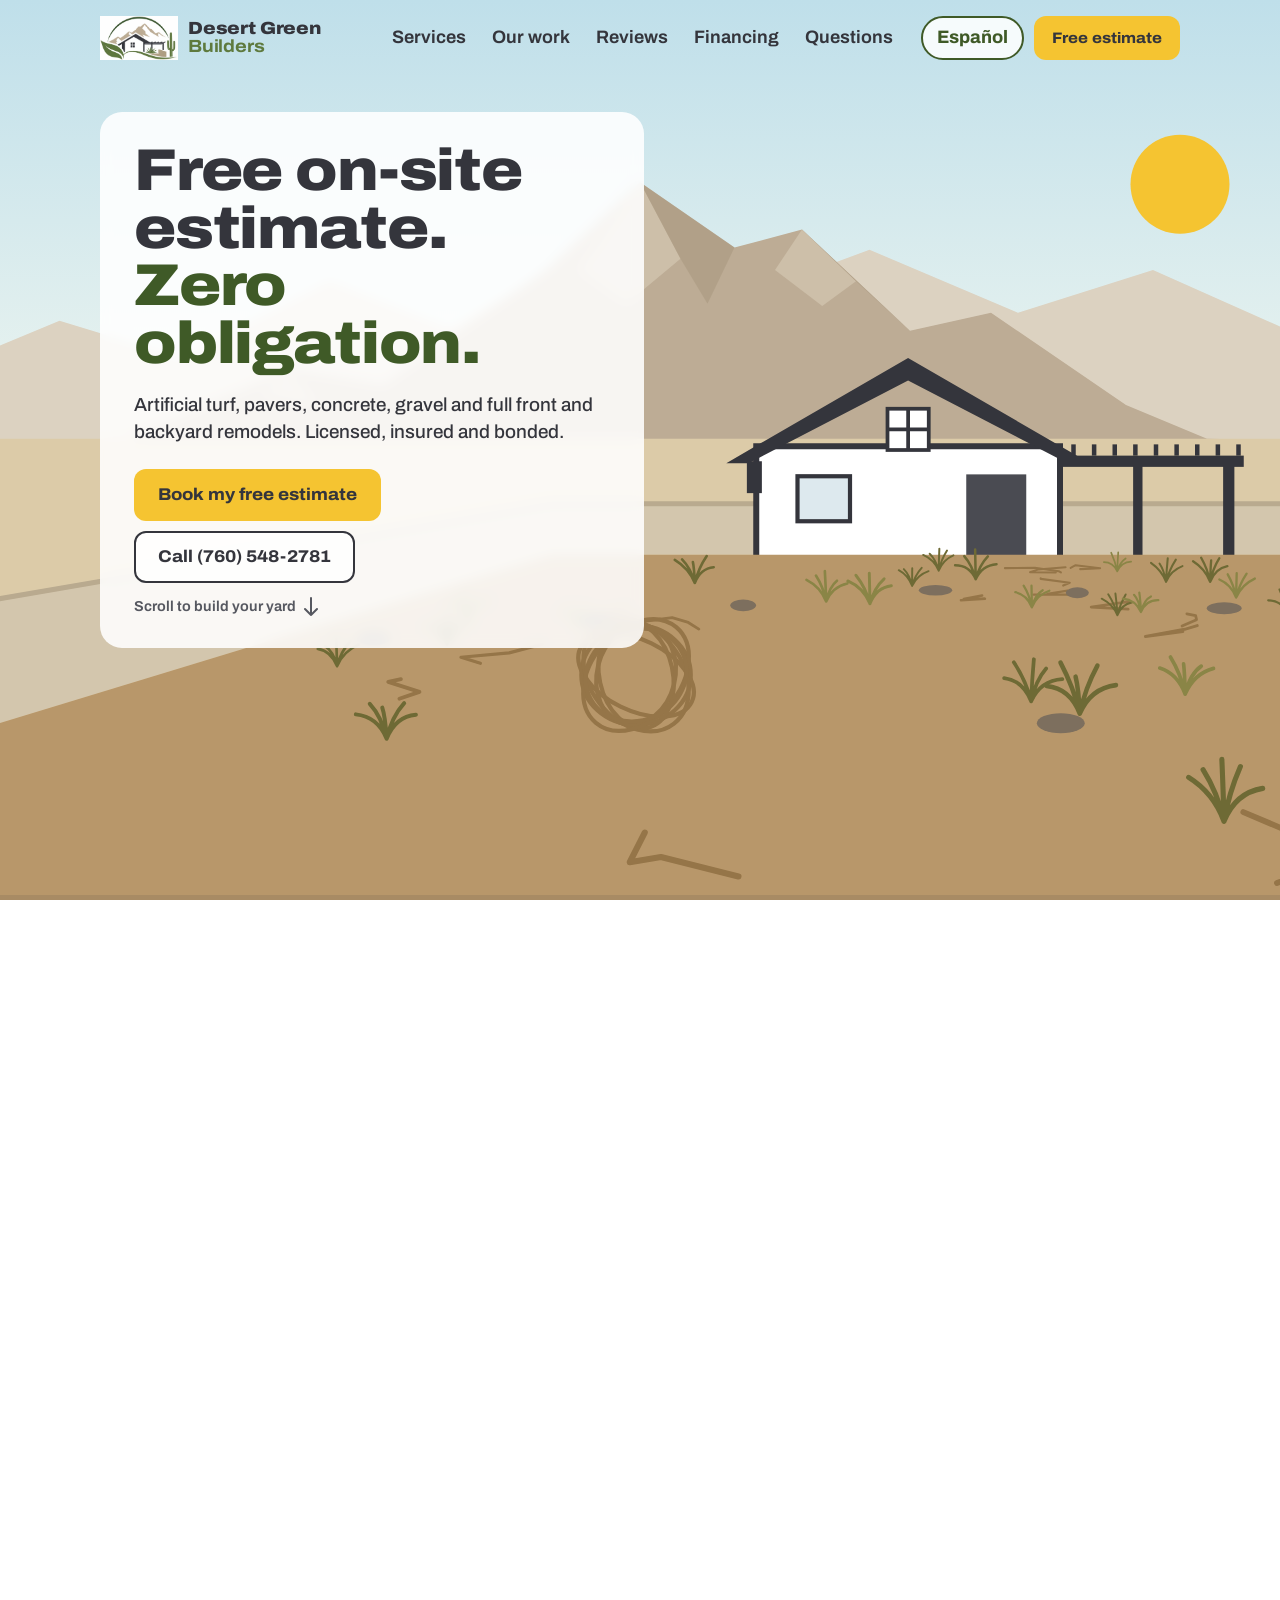
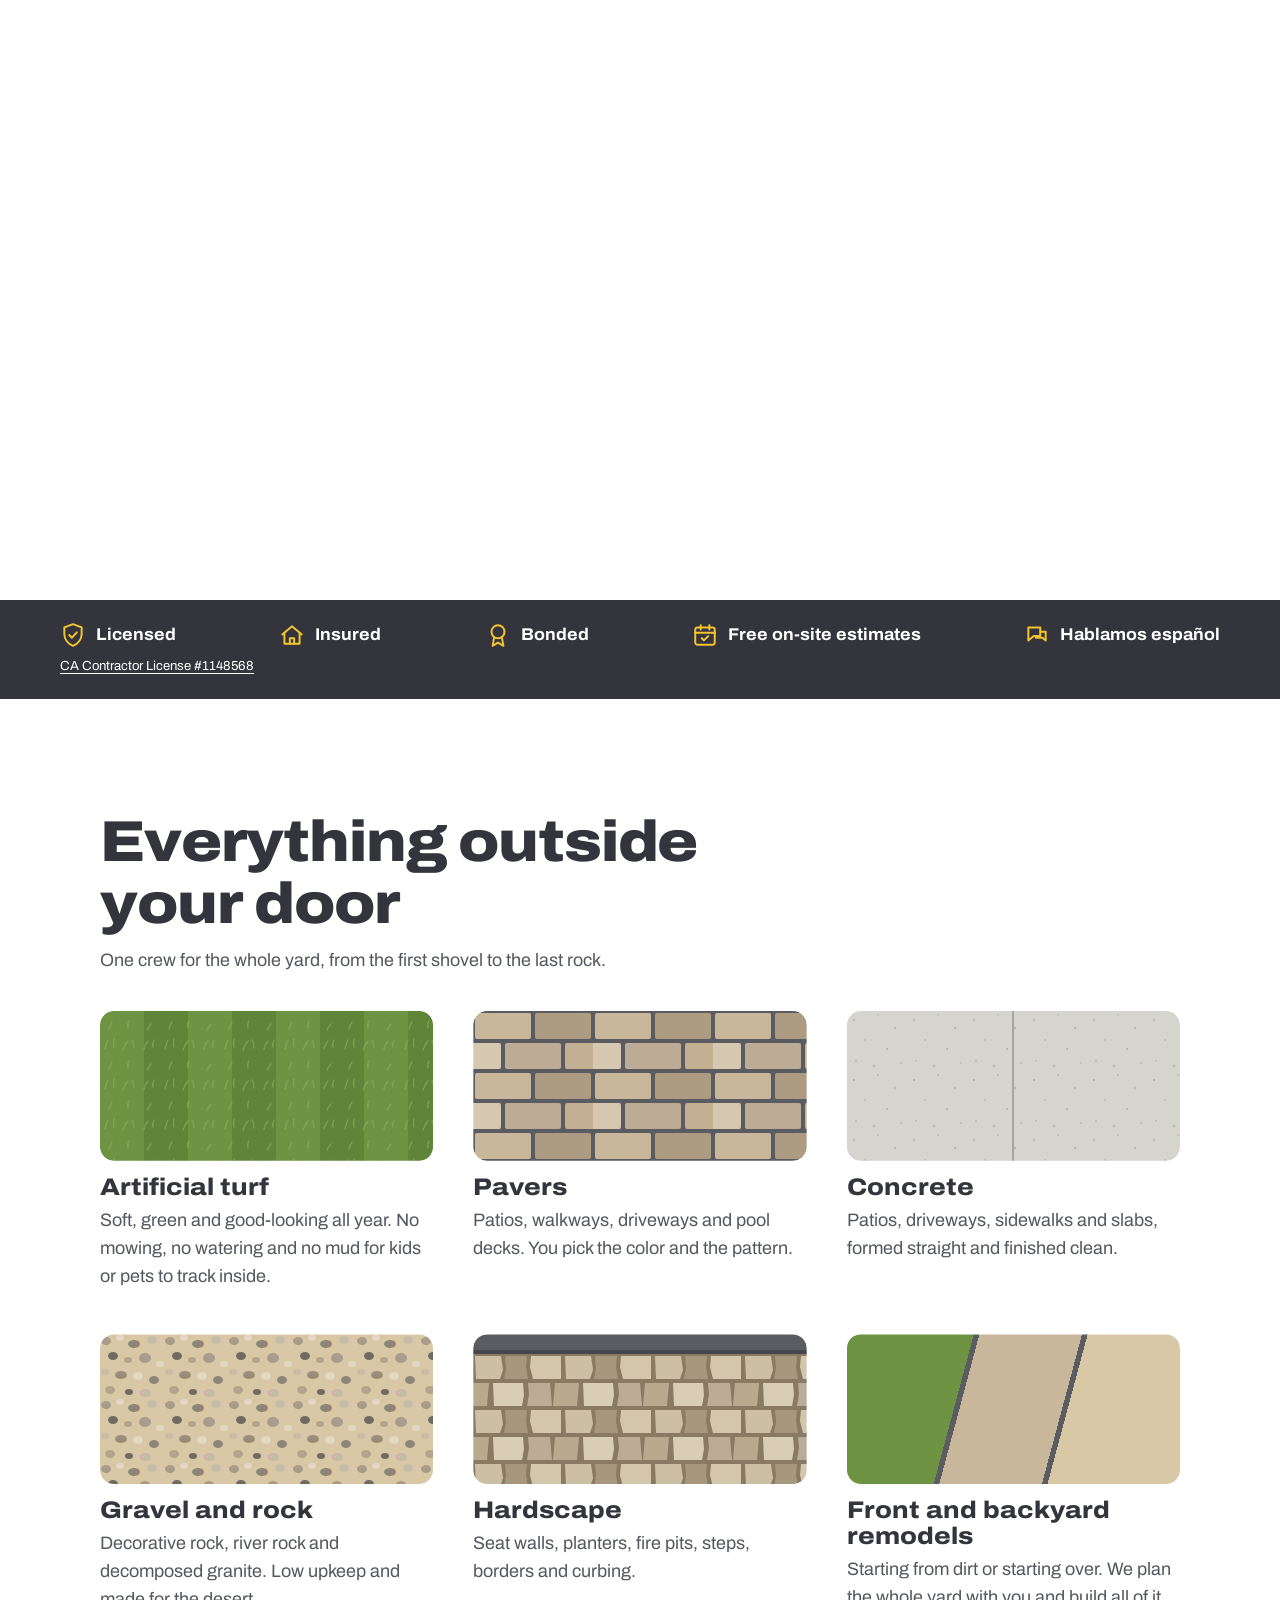
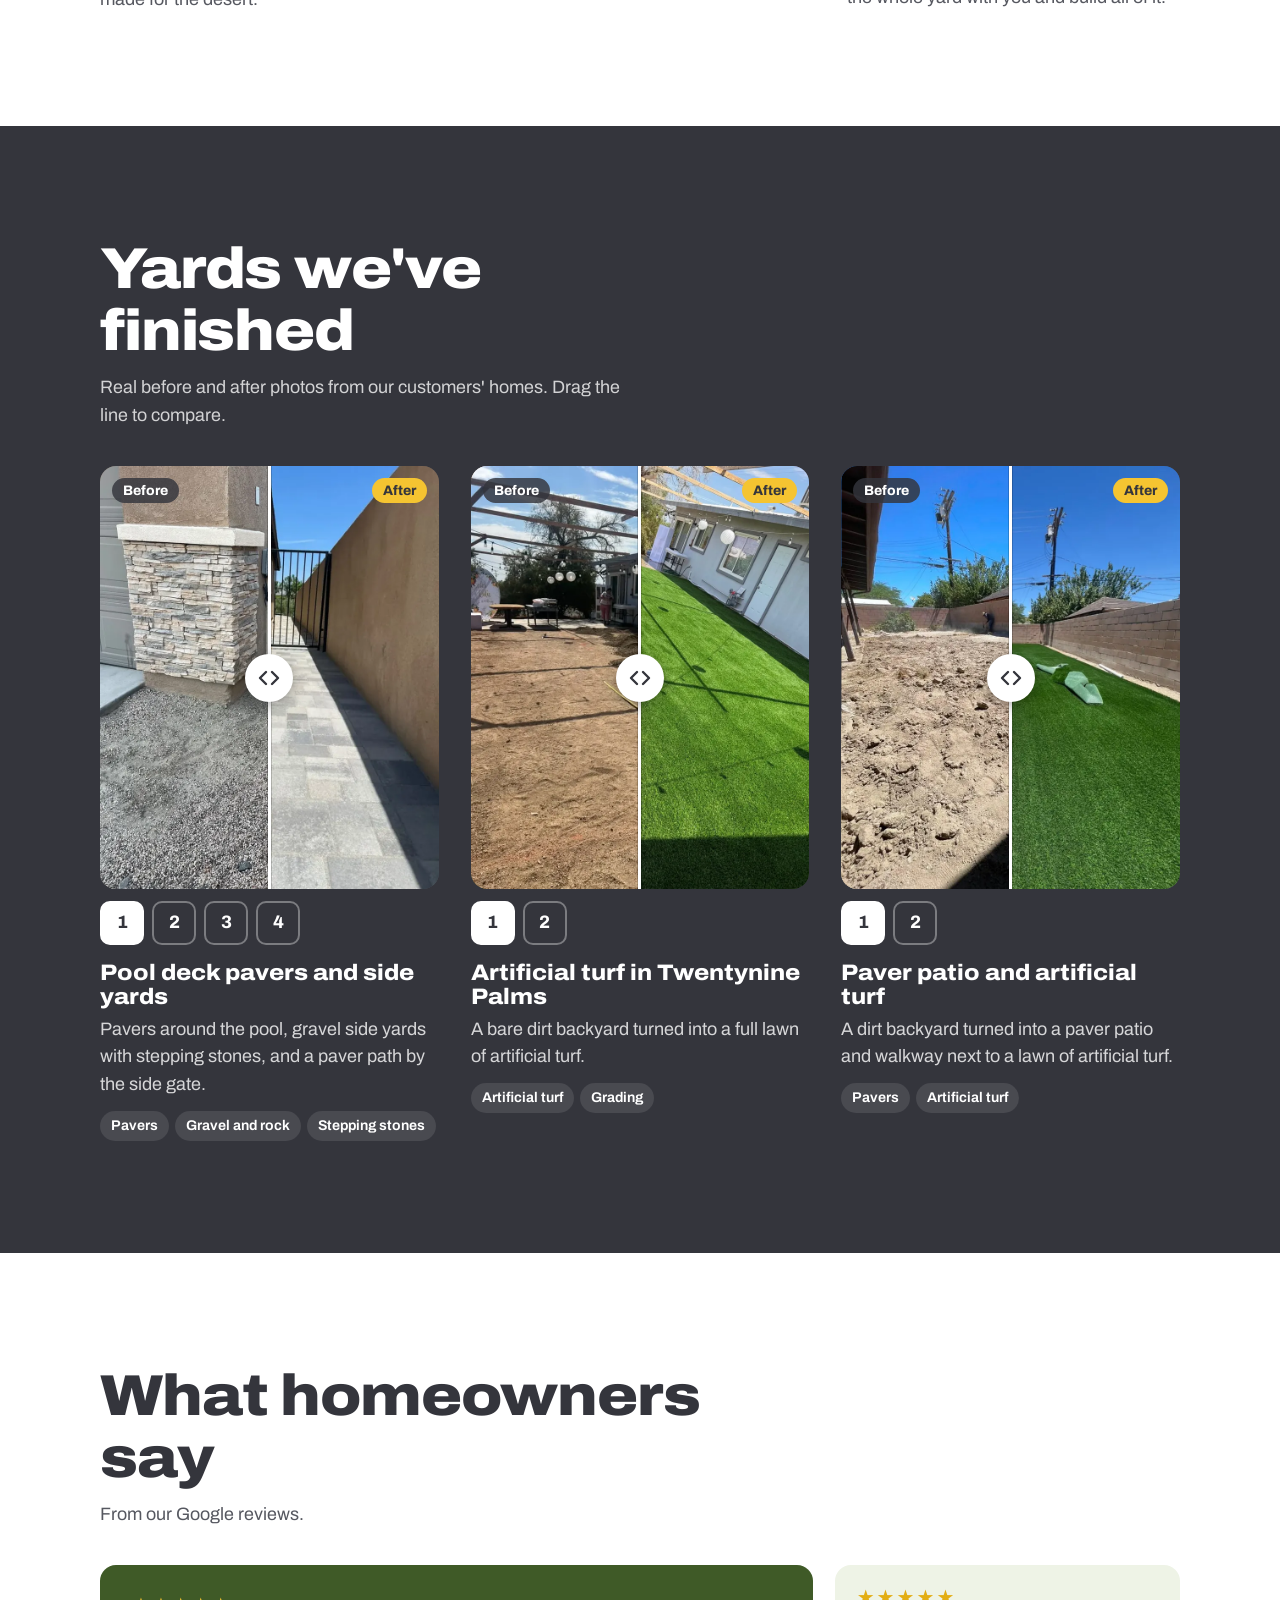
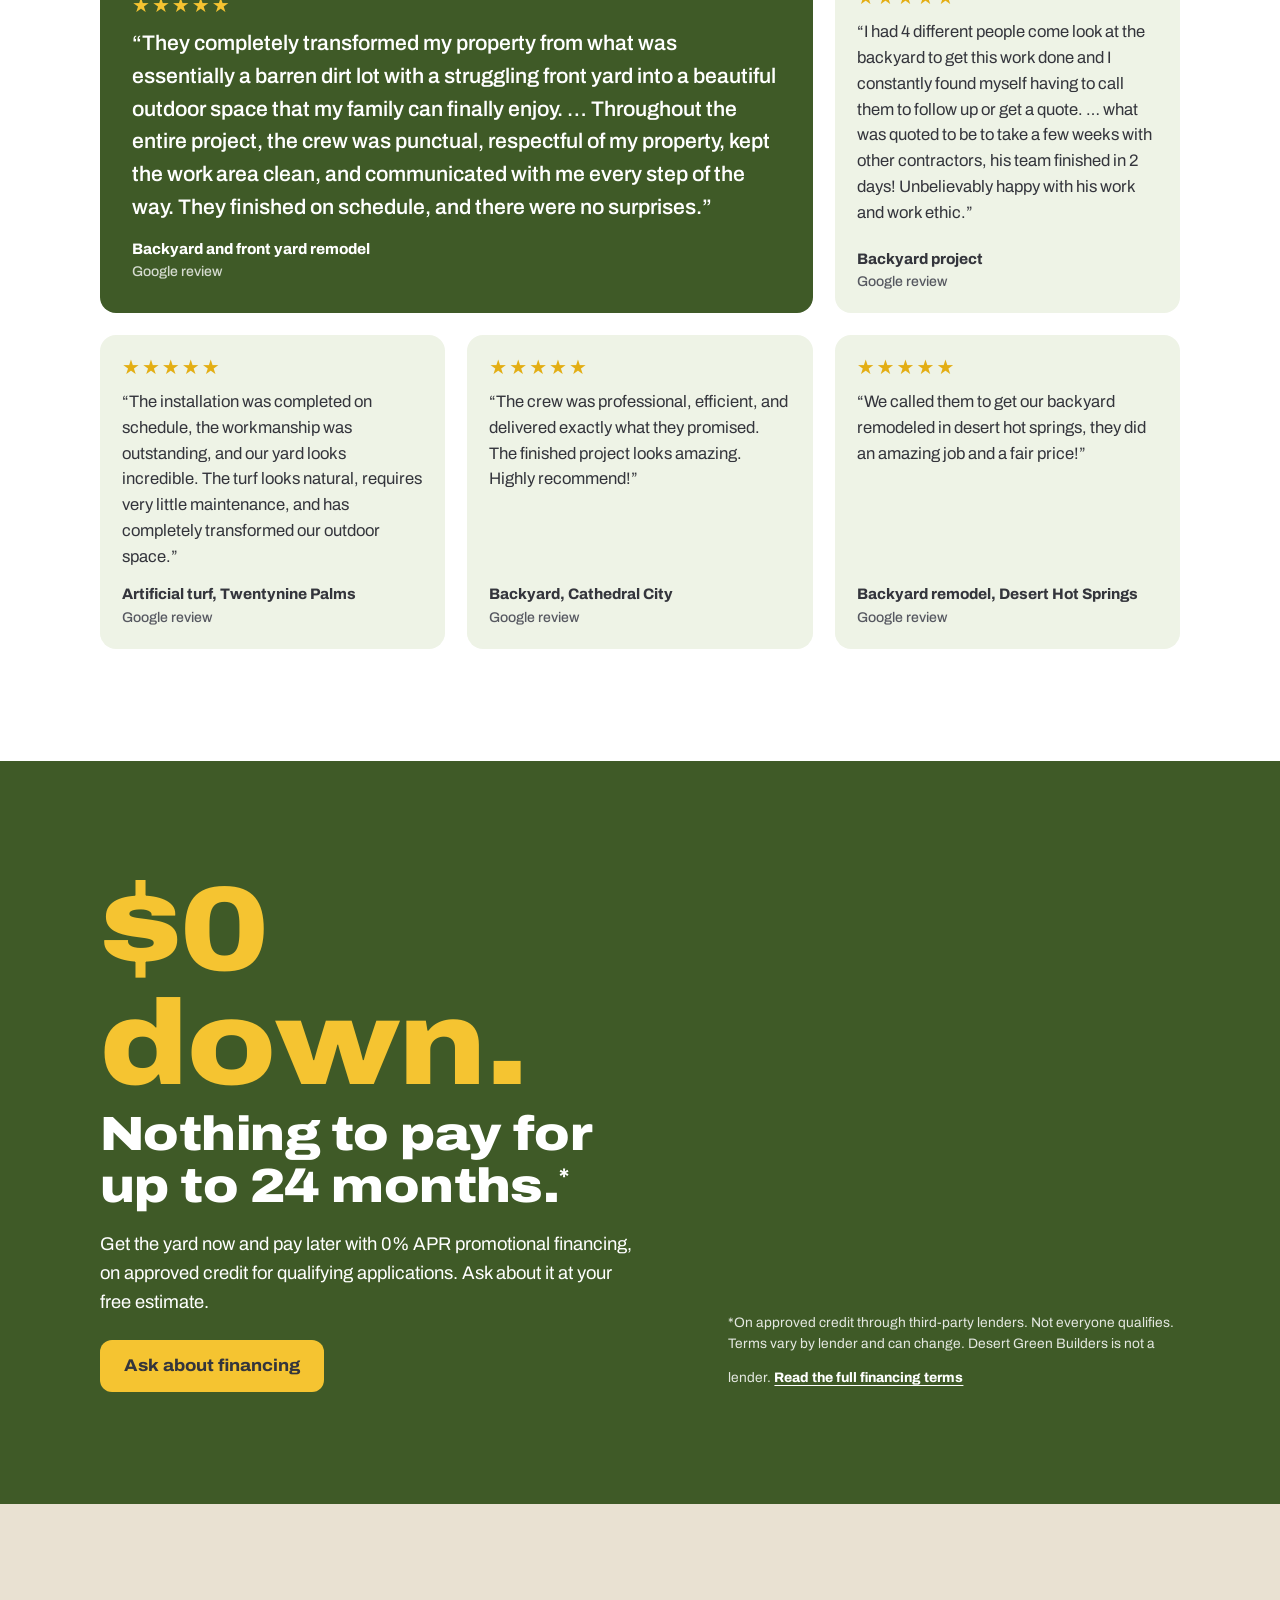
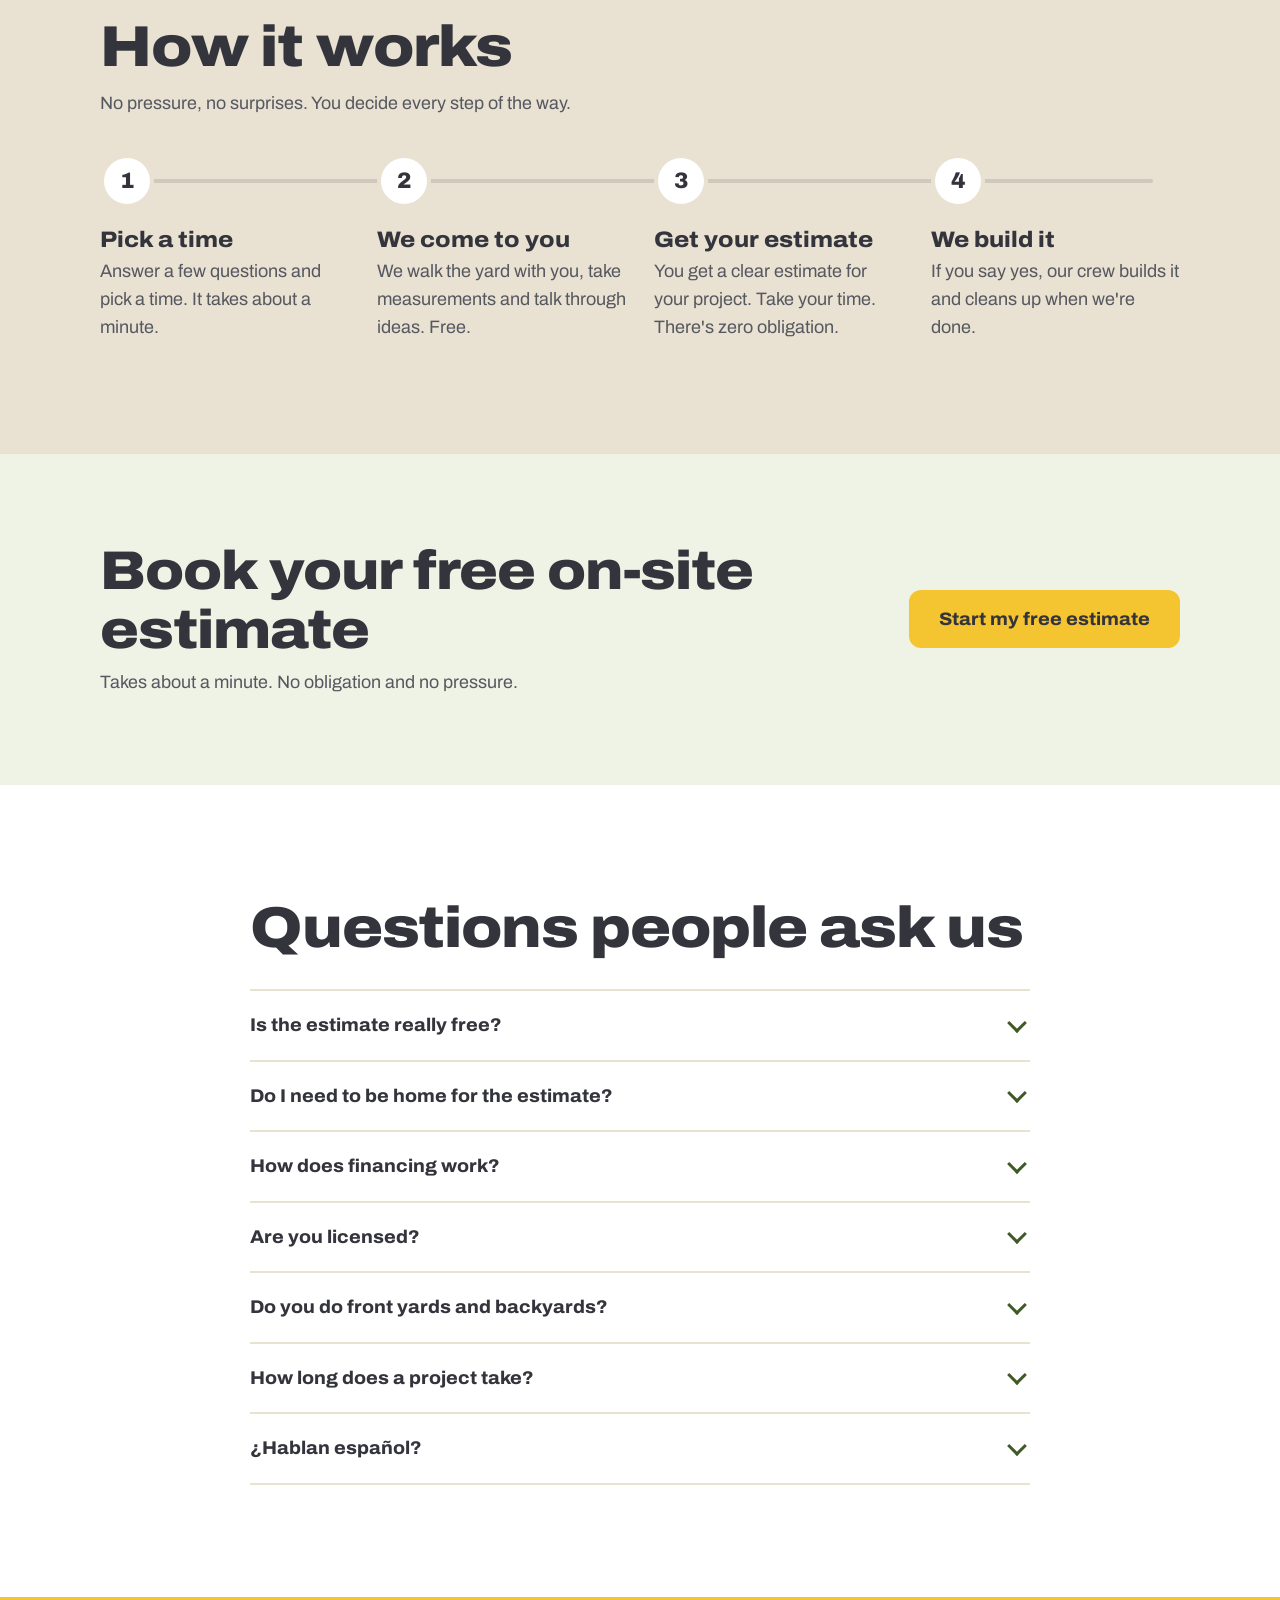
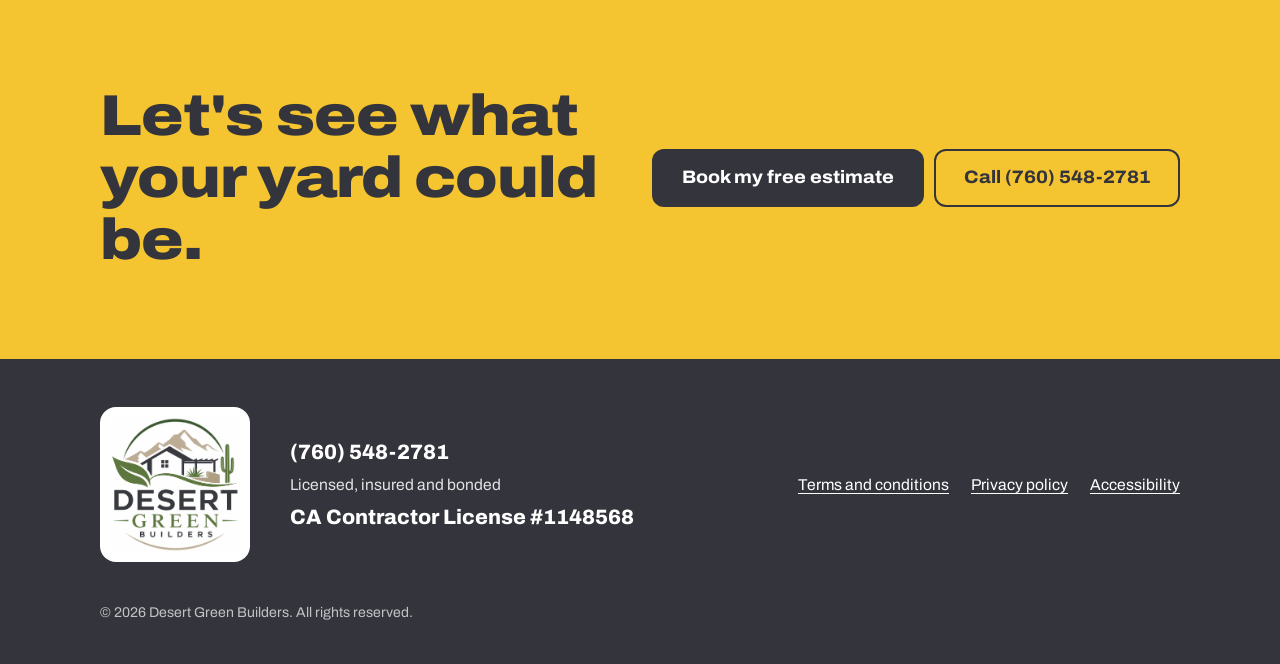
<file: index.html>
<!doctype html>
<html lang="en">
<head>
  <meta charset="utf-8">
  <meta name="viewport" content="width=device-width, initial-scale=1, viewport-fit=cover">
  <title>Desert Green Builders | Turf, Pavers, Concrete &amp; Yard Remodels</title>
  <meta name="description" content="Artificial turf, pavers, concrete, gravel and full front and backyard remodels. Free on-site estimates with zero obligation. Licensed, insured and bonded. Hablamos español.">
  <link rel="canonical" href="https://desertgreenbuilders.com/">
  <meta name="theme-color" content="#3F5A27">
  <meta name="color-scheme" content="light">

  <meta property="og:type" content="website">
  <meta property="og:site_name" content="Desert Green Builders">
  <meta property="og:title" content="Desert Green Builders | Free on-site estimates">
  <meta property="og:description" content="Turf, pavers, concrete, gravel and yard remodels. Free on-site estimate, zero obligation.">
  <meta property="og:url" content="https://desertgreenbuilders.com/">
  <meta property="og:image" content="https://desertgreenbuilders.com/assets/img/og.jpg">
  <meta name="twitter:card" content="summary_large_image">

  <link rel="icon" href="/favicon.ico" sizes="any">
  <link rel="icon" type="image/png" href="/assets/img/icon-512.png">
  <link rel="apple-touch-icon" href="/apple-touch-icon.png">

  <link rel="preconnect" href="https://fonts.googleapis.com">
  <link rel="preconnect" href="https://fonts.gstatic.com" crossorigin>
  <link href="https://fonts.googleapis.com/css2?family=Archivo:wdth,wght@62..125,100..900&display=swap" rel="stylesheet">
  <link rel="stylesheet" href="assets/css/styles.css?v=202610141425">

  <script type="application/ld+json">
  {
    "@context": "https://schema.org",
    "@type": "HomeAndConstructionBusiness",
    "name": "Desert Green Builders",
    "url": "https://desertgreenbuilders.com/",
    "telephone": "+1-760-548-2781",
    "image": "https://desertgreenbuilders.com/assets/img/og.jpg",
    "logo": "https://desertgreenbuilders.com/assets/img/icon-512.png",
    "knowsLanguage": ["en", "es"],
    "makesOffer": [
      {"@type": "Offer", "itemOffered": {"@type": "Service", "name": "Artificial turf installation"}},
      {"@type": "Offer", "itemOffered": {"@type": "Service", "name": "Paver patios and walkways"}},
      {"@type": "Offer", "itemOffered": {"@type": "Service", "name": "Concrete"}},
      {"@type": "Offer", "itemOffered": {"@type": "Service", "name": "Gravel and decorative rock"}},
      {"@type": "Offer", "itemOffered": {"@type": "Service", "name": "Hardscape"}},
      {"@type": "Offer", "itemOffered": {"@type": "Service", "name": "Front and backyard remodeling"}}
    ]
  }
  </script>
  <!-- Meta Pixel Code -->
  <script>
  !function(f,b,e,v,n,t,s)
  {if(f.fbq)return;n=f.fbq=function(){n.callMethod?
  n.callMethod.apply(n,arguments):n.queue.push(arguments)};
  if(!f._fbq)f._fbq=n;n.push=n;n.loaded=!0;n.version='2.0';
  n.queue=[];t=b.createElement(e);t.async=!0;
  t.src=v;s=b.getElementsByTagName(e)[0];
  s.parentNode.insertBefore(t,s)}(window, document,'script',
  'https://connect.facebook.net/en_US/fbevents.js');
  fbq('init', '1041541538324909');
  fbq('track', 'PageView');
  </script>
  <noscript><img height="1" width="1" style="display:none"
  src="https://www.facebook.com/tr?id=1041541538324909&ev=PageView&noscript=1"
  /></noscript>
  <!-- End Meta Pixel Code -->
</head>
<body>
  <a class="skip-link" href="#main" data-i18n="skip">Skip to content</a>

  <header class="site-header" id="siteHeader">
    <div class="site-header__inner">
      <a class="brand" href="#top" aria-label="Desert Green Builders, back to top">
        <img class="brand__mark" src="assets/img/emblem.webp" width="480" height="265" alt="">
        <span class="brand__name">Desert Green <span>Builders</span></span>
      </a>
      <nav class="site-nav" aria-label="Main">
        <a href="#services" data-i18n="nav.services">Services</a>
        <a href="#work" data-i18n="nav.work">Our work</a>
        <a href="#reviews" data-i18n="nav.reviews">Reviews</a>
        <a href="#financing" data-i18n="nav.financing">Financing</a>
        <a href="#faq" data-i18n="nav.faq">Questions</a>
      </nav>
      <div class="site-header__actions">
        <button class="lang-toggle" type="button" data-lang-toggle>
          <span data-i18n="lang.switch">Español</span>
        </button>
        <a class="btn btn--sun btn--sm header-cta" href="estimate" data-i18n="cta.bookShort">Free estimate</a>
      </div>
    </div>
  </header>

  <main id="main">
    <!-- 1. The yard build: a pinned, scroll-driven illustration -->
    <section class="build" id="top" aria-labelledby="heroTitle">
      <div class="build__stage">
        <svg class="yard" id="yard" role="img" aria-labelledby="yardTitle" preserveAspectRatio="xMidYMax slice">
          <title id="yardTitle" data-i18n="yard.alt">Illustration of a dirt yard being turned into a finished yard with concrete, pavers, artificial turf, gravel and desert plants.</title>
        </svg>

        <div class="build__copy">
          <div class="hero" id="hero">
            <h1 class="hero__title" id="heroTitle">
              <span class="hero__line" data-i18n="hero.l1">Free on-site estimate.</span>
              <span class="hero__line" data-i18n="hero.l2">Zero obligation.</span>
            </h1>
            <p class="hero__sub" data-i18n="hero.sub">Artificial turf, pavers, concrete, gravel and full front and backyard remodels. Licensed, insured and bonded.</p>
            <div class="hero__actions">
              <a class="btn btn--sun" href="estimate" data-i18n="cta.book">Book my free estimate</a>
              <a class="btn btn--ghost" href="tel:+17605482781" data-i18n="cta.call">Call (760) 548-2781</a>
            </div>
            <p class="hero__hint" aria-hidden="true">
              <span data-i18n="hero.hint">Scroll to build your yard</span>
              <svg width="14" height="20" viewBox="0 0 14 20" fill="none"><path d="M7 1v17M1 12l6 6 6-6" stroke="currentColor" stroke-width="2" stroke-linecap="round" stroke-linejoin="round"/></svg>
            </p>
          </div>

          <ol class="captions" aria-label="How we build a yard">
            <li class="caption" data-stage="1"><h2 data-i18n="cap.1.t">Clear and grade</h2><p data-i18n="cap.1.d">We pull the weeds, haul off the junk and level the ground so everything sits right.</p></li>
            <li class="caption" data-stage="2"><h2 data-i18n="cap.2.t">Concrete</h2><p data-i18n="cap.2.d">Patios, driveways and walkways, poured and finished clean.</p></li>
            <li class="caption" data-stage="3"><h2 data-i18n="cap.3.t">Pavers</h2><p data-i18n="cap.3.d">Walkways and patios in the color and pattern you pick.</p></li>
            <li class="caption" data-stage="4"><h2 data-i18n="cap.4.t">Artificial turf</h2><p data-i18n="cap.4.d">Green all year. No mowing, no watering, no mud.</p></li>
            <li class="caption" data-stage="5"><h2 data-i18n="cap.5.t">Gravel and rock</h2><p data-i18n="cap.5.d">Decorative rock and decomposed granite that holds up to desert heat.</p></li>
            <li class="caption" data-stage="6"><h2 data-i18n="cap.6.t">Finishing touches</h2><p data-i18n="cap.6.d">Fire pits, seat walls, borders and desert plants.</p></li>
            <li class="caption caption--final" data-stage="7">
              <h2 data-i18n="cap.7.t">From dirt to done.</h2>
              <p data-i18n="cap.7.d">Front yard, backyard or both. It all starts with a free estimate.</p>
              <a class="btn btn--sun" href="estimate" data-i18n="cta.book">Book my free estimate</a>
            </li>
          </ol>
        </div>

        <div class="build__progress" aria-hidden="true"><span id="buildProgress"></span></div>
      </div>
    </section>

    <!-- 2. Trust -->
    <section class="trust" aria-label="Why homeowners trust us">
      <ul class="trust__list">
        <li><svg aria-hidden="true" viewBox="0 0 24 24"><path d="M12 2 4 5v6c0 5 3.4 9.4 8 11 4.6-1.6 8-6 8-11V5l-8-3Z"/><path d="m8.5 12 2.5 2.5 4.5-5"/></svg><span data-i18n="trust.licensed">Licensed</span></li>
        <li><svg aria-hidden="true" viewBox="0 0 24 24"><path d="M3 11.5 12 4l9 7.5"/><path d="M5 10v10h14V10"/><path d="M10 20v-5h4v5"/></svg><span data-i18n="trust.insured">Insured</span></li>
        <li><svg aria-hidden="true" viewBox="0 0 24 24"><circle cx="12" cy="9" r="6"/><path d="m8.5 14-1.5 8 5-3 5 3-1.5-8"/></svg><span data-i18n="trust.bonded">Bonded</span></li>
        <li><svg aria-hidden="true" viewBox="0 0 24 24"><rect x="3" y="5" width="18" height="16" rx="2"/><path d="M3 10h18M8 3v4M16 3v4"/><path d="m9 15 2 2 4-4"/></svg><span data-i18n="trust.free">Free on-site estimates</span></li>
        <li><svg aria-hidden="true" viewBox="0 0 24 24"><path d="M4 5h11v8H9l-5 4V5Z"/><path d="M15 9h5v8l-3-2.5h-6V13"/></svg><span lang="es">Hablamos español</span></li>
      </ul>
      <p class="trust__license" data-license-line hidden></p>
    </section>

    <!-- 3. Services -->
    <section class="services section" id="services" aria-labelledby="servicesTitle">
      <div class="wrap">
        <div class="section__head">
          <h2 class="section__title" id="servicesTitle" data-i18n="svc.title">Everything outside your door</h2>
          <p class="section__lede" data-i18n="svc.lede">One crew for the whole yard, from the first shovel to the last rock.</p>
        </div>

        <ul class="svc-list">
          <li class="svc">
            <div class="svc__swatch svc__swatch--turf" aria-hidden="true"></div>
            <div class="svc__body">
              <h3 data-i18n="svc.turf.t">Artificial turf</h3>
              <p data-i18n="svc.turf.d">Soft, green and good-looking all year. No mowing, no watering and no mud for kids or pets to track inside.</p>
            </div>
          </li>
          <li class="svc">
            <div class="svc__swatch svc__swatch--pavers" aria-hidden="true"></div>
            <div class="svc__body">
              <h3 data-i18n="svc.pavers.t">Pavers</h3>
              <p data-i18n="svc.pavers.d">Patios, walkways, driveways and pool decks. You pick the color and the pattern.</p>
            </div>
          </li>
          <li class="svc">
            <div class="svc__swatch svc__swatch--concrete" aria-hidden="true"></div>
            <div class="svc__body">
              <h3 data-i18n="svc.concrete.t">Concrete</h3>
              <p data-i18n="svc.concrete.d">Patios, driveways, sidewalks and slabs, formed straight and finished clean.</p>
            </div>
          </li>
          <li class="svc">
            <div class="svc__swatch svc__swatch--gravel" aria-hidden="true"></div>
            <div class="svc__body">
              <h3 data-i18n="svc.gravel.t">Gravel and rock</h3>
              <p data-i18n="svc.gravel.d">Decorative rock, river rock and decomposed granite. Low upkeep and made for the desert.</p>
            </div>
          </li>
          <li class="svc">
            <div class="svc__swatch svc__swatch--hardscape" aria-hidden="true"></div>
            <div class="svc__body">
              <h3 data-i18n="svc.hard.t">Hardscape</h3>
              <p data-i18n="svc.hard.d">Seat walls, planters, fire pits, steps, borders and curbing.</p>
            </div>
          </li>
          <li class="svc">
            <div class="svc__swatch svc__swatch--remodel" aria-hidden="true"></div>
            <div class="svc__body">
              <h3 data-i18n="svc.remodel.t">Front and backyard remodels</h3>
              <p data-i18n="svc.remodel.d">Starting from dirt or starting over. We plan the whole yard with you and build all of it.</p>
            </div>
          </li>
        </ul>
      </div>
    </section>

    <!-- 3b. Our work: real before / after photos -->
    <section class="work section" id="work" aria-labelledby="workTitle">
      <div class="wrap">
        <div class="section__head">
          <h2 class="section__title" id="workTitle" data-i18n="work.title">Yards we've finished</h2>
          <p class="section__lede" data-i18n="work.lede">Real before and after photos from our customers' homes. Drag the line to compare.</p>
        </div>

        <ul class="work-list">
          <li class="proj" data-project="p1" data-pairs="4">
            <div class="ba" data-ba>
              <img class="ba__img" data-after src="assets/img/projects/p1-1-after.webp" width="800" height="1000" alt="" loading="lazy" decoding="async">
              <div class="ba__before"><img class="ba__img" data-before src="assets/img/projects/p1-1-before.webp" width="800" height="1000" alt="" loading="lazy" decoding="async"></div>
              <span class="ba__tag ba__tag--before" data-i18n="work.before">Before</span>
              <span class="ba__tag ba__tag--after" data-i18n="work.after">After</span>
              <div class="ba__handle" role="slider" tabindex="0" aria-valuemin="0" aria-valuemax="100" aria-valuenow="50" data-i18n-attr="aria-label:work.slider" aria-label="Compare before and after">
                <span><svg viewBox="0 0 24 24" aria-hidden="true"><path d="m9 6-6 6 6 6M15 6l6 6-6 6"/></svg></span>
              </div>
            </div>
            <div class="proj__views" role="group" data-i18n-attr="aria-label:work.photos" aria-label="Photos"></div>
            <h3 data-i18n="work.p1.t">Pool deck pavers and side yards</h3>
            <p data-i18n="work.p1.d">Pavers around the pool, gravel side yards with stepping stones, and a paver path by the side gate.</p>
            <ul class="proj__tags"><li data-i18n="svc.pavers.t">Pavers</li><li data-i18n="svc.gravel.t">Gravel and rock</li><li data-i18n="work.steps">Stepping stones</li></ul>
          </li>
          <li class="proj" data-project="p2" data-pairs="2">
            <div class="ba" data-ba>
              <img class="ba__img" data-after src="assets/img/projects/p2-1-after.webp" width="800" height="1000" alt="" loading="lazy" decoding="async">
              <div class="ba__before"><img class="ba__img" data-before src="assets/img/projects/p2-1-before.webp" width="800" height="1000" alt="" loading="lazy" decoding="async"></div>
              <span class="ba__tag ba__tag--before" data-i18n="work.before">Before</span>
              <span class="ba__tag ba__tag--after" data-i18n="work.after">After</span>
              <div class="ba__handle" role="slider" tabindex="0" aria-valuemin="0" aria-valuemax="100" aria-valuenow="50" data-i18n-attr="aria-label:work.slider" aria-label="Compare before and after">
                <span><svg viewBox="0 0 24 24" aria-hidden="true"><path d="m9 6-6 6 6 6M15 6l6 6-6 6"/></svg></span>
              </div>
            </div>
            <div class="proj__views" role="group" data-i18n-attr="aria-label:work.photos" aria-label="Photos"></div>
            <h3 data-i18n="work.p2.t">Artificial turf in Twentynine Palms</h3>
            <p data-i18n="work.p2.d">A bare dirt backyard turned into a full lawn of artificial turf.</p>
            <ul class="proj__tags"><li data-i18n="svc.turf.t">Artificial turf</li><li data-i18n="work.grading">Grading</li></ul>
          </li>
          <li class="proj" data-project="p3" data-pairs="2">
            <div class="ba" data-ba>
              <img class="ba__img" data-after src="assets/img/projects/p3-1-after.webp" width="800" height="1000" alt="" loading="lazy" decoding="async">
              <div class="ba__before"><img class="ba__img" data-before src="assets/img/projects/p3-1-before.webp" width="800" height="1000" alt="" loading="lazy" decoding="async"></div>
              <span class="ba__tag ba__tag--before" data-i18n="work.before">Before</span>
              <span class="ba__tag ba__tag--after" data-i18n="work.after">After</span>
              <div class="ba__handle" role="slider" tabindex="0" aria-valuemin="0" aria-valuemax="100" aria-valuenow="50" data-i18n-attr="aria-label:work.slider" aria-label="Compare before and after">
                <span><svg viewBox="0 0 24 24" aria-hidden="true"><path d="m9 6-6 6 6 6M15 6l6 6-6 6"/></svg></span>
              </div>
            </div>
            <div class="proj__views" role="group" data-i18n-attr="aria-label:work.photos" aria-label="Photos"></div>
            <h3 data-i18n="work.p3.t">Paver patio and artificial turf</h3>
            <p data-i18n="work.p3.d">A dirt backyard turned into a paver patio and walkway next to a lawn of artificial turf.</p>
            <ul class="proj__tags"><li data-i18n="svc.pavers.t">Pavers</li><li data-i18n="svc.turf.t">Artificial turf</li></ul>
          </li>
        </ul>
      </div>
    </section>

    <!-- 3c. Reviews: excerpts of real Google reviews, no reviewer names -->
    <section class="reviews section" id="reviews" aria-labelledby="revTitle">
      <div class="wrap">
        <div class="section__head">
          <h2 class="section__title" id="revTitle" data-i18n="rev.title">What homeowners say</h2>
          <p class="section__lede" data-i18n="rev.lede">From our Google reviews.</p>
        </div>
        <ul class="rev-list">
          <li class="rev rev--feature">
            <p class="rev__stars" role="img" data-i18n-attr="aria-label:rev.stars" aria-label="5 out of 5 stars"><span aria-hidden="true">★★★★★</span></p>
            <blockquote><p data-i18n="rev.1">They completely transformed my property from what was essentially a barren dirt lot with a struggling front yard into a beautiful outdoor space that my family can finally enjoy. … Throughout the entire project, the crew was punctual, respectful of my property, kept the work area clean, and communicated with me every step of the way. They finished on schedule, and there were no surprises.</p></blockquote>
            <p class="rev__who"><span data-i18n="rev.1.who">Backyard and front yard remodel</span> <span class="rev__src" data-i18n="rev.src">Google review</span></p>
          </li>
          <li class="rev">
            <p class="rev__stars" role="img" data-i18n-attr="aria-label:rev.stars" aria-label="5 out of 5 stars"><span aria-hidden="true">★★★★★</span></p>
            <blockquote><p data-i18n="rev.2">I had 4 different people come look at the backyard to get this work done and I constantly found myself having to call them to follow up or get a quote. … what was quoted to be to take a few weeks with other contractors, his team finished in 2 days! Unbelievably happy with his work and work ethic.</p></blockquote>
            <p class="rev__who"><span data-i18n="rev.2.who">Backyard project</span> <span class="rev__src" data-i18n="rev.src">Google review</span></p>
          </li>
          <li class="rev">
            <p class="rev__stars" role="img" data-i18n-attr="aria-label:rev.stars" aria-label="5 out of 5 stars"><span aria-hidden="true">★★★★★</span></p>
            <blockquote><p data-i18n="rev.3">The installation was completed on schedule, the workmanship was outstanding, and our yard looks incredible. The turf looks natural, requires very little maintenance, and has completely transformed our outdoor space.</p></blockquote>
            <p class="rev__who"><span data-i18n="rev.3.who">Artificial turf, Twentynine Palms</span> <span class="rev__src" data-i18n="rev.src">Google review</span></p>
          </li>
          <li class="rev">
            <p class="rev__stars" role="img" data-i18n-attr="aria-label:rev.stars" aria-label="5 out of 5 stars"><span aria-hidden="true">★★★★★</span></p>
            <blockquote><p data-i18n="rev.4">The crew was professional, efficient, and delivered exactly what they promised. The finished project looks amazing. Highly recommend!</p></blockquote>
            <p class="rev__who"><span data-i18n="rev.4.who">Backyard, Cathedral City</span> <span class="rev__src" data-i18n="rev.src">Google review</span></p>
          </li>
          <li class="rev">
            <p class="rev__stars" role="img" data-i18n-attr="aria-label:rev.stars" aria-label="5 out of 5 stars"><span aria-hidden="true">★★★★★</span></p>
            <blockquote><p data-i18n="rev.5">We called them to get our backyard remodeled in desert hot springs, they did an amazing job and a fair price!</p></blockquote>
            <p class="rev__who"><span data-i18n="rev.5.who">Backyard remodel, Desert Hot Springs</span> <span class="rev__src" data-i18n="rev.src">Google review</span></p>
          </li>
        </ul>
      </div>
    </section>

    <!-- 4. Financing -->
    <section class="financing section" id="financing" aria-labelledby="finTitle">
      <div class="wrap financing__grid">
        <div>
          <h2 class="financing__title" id="finTitle">
            <span data-i18n="fin.l1">$0 down.</span>
            <span data-i18n="fin.l2">Nothing to pay for up to 24 months.<sup>*</sup></span>
          </h2>
          <p class="financing__lede" data-i18n="fin.lede">Get the yard now and pay later with 0% APR promotional financing, on approved credit for qualifying applications. Ask about it at your free estimate.</p>
          <a class="btn btn--sun" href="estimate" data-i18n="fin.cta">Ask about financing</a>
        </div>
        <details class="financing__fine" id="finDisclosure">
          <summary>
            <span data-i18n="fin.short">*On approved credit through third-party lenders. Not everyone qualifies. Terms vary by lender and can change. Desert Green Builders is not a lender.</span>
            <span class="financing__more" data-i18n="fin.more">Read the full financing terms</span>
          </summary>
          <p data-i18n="fin.fine">Financing is provided by third-party lenders, not by Desert Green Builders, and is subject to credit approval. Promotional terms, including $0 down, deferred payments and 0% APR for up to 24 months, are available only to qualifying applicants and may vary by lender, credit profile and project. Some plans may charge interest from the purchase date if the promotional balance is not paid in full by the end of the promotional period. Minimum monthly payments may be required on some plans. All terms are set by the lender, are described in your loan or credit agreement, and may change or end at any time without notice. Desert Green Builders does not make credit decisions and does not guarantee approval or any specific terms. See our <a href="terms#financing">Terms</a> for details.</p>
        </details>
      </div>
    </section>

    <!-- 5. How it works -->
    <section class="how section" id="how" aria-labelledby="howTitle">
      <div class="wrap">
        <div class="section__head">
          <h2 class="section__title" id="howTitle" data-i18n="how.title">How it works</h2>
          <p class="section__lede" data-i18n="how.lede">No pressure, no surprises. You decide every step of the way.</p>
        </div>
        <ol class="steps" id="steps">
          <li class="step">
            <span class="step__num" aria-hidden="true">1</span>
            <h3 data-i18n="how.1.t">Pick a time</h3>
            <p data-i18n="how.1.d">Answer a few questions and pick a time. It takes about a minute.</p>
          </li>
          <li class="step">
            <span class="step__num" aria-hidden="true">2</span>
            <h3 data-i18n="how.2.t">We come to you</h3>
            <p data-i18n="how.2.d">We walk the yard with you, take measurements and talk through ideas. Free.</p>
          </li>
          <li class="step">
            <span class="step__num" aria-hidden="true">3</span>
            <h3 data-i18n="how.3.t">Get your estimate</h3>
            <p data-i18n="how.3.d">You get a clear estimate for your project. Take your time. There's zero obligation.</p>
          </li>
          <li class="step">
            <span class="step__num" aria-hidden="true">4</span>
            <h3 data-i18n="how.4.t">We build it</h3>
            <p data-i18n="how.4.d">If you say yes, our crew builds it and cleans up when we're done.</p>
          </li>
        </ol>
      </div>
    </section>

    <!-- 6. Book: the questions are on their own page (estimate.html); old #book links forward there -->
    <section class="cta-band" id="book" aria-labelledby="bookTitle">
      <div class="wrap cta-band__inner">
        <div>
          <h2 class="cta-band__title" id="bookTitle" data-i18n="book.title">Book your free on&#8209;site estimate</h2>
          <p class="cta-band__lede" data-i18n="book.lede">Takes about a minute. No obligation and no pressure.</p>
        </div>
        <a class="btn btn--sun btn--lg" href="estimate" data-i18n="cta.start">Start my free estimate</a>
      </div>
    </section>

    <!-- 7. FAQ -->
    <section class="faq section" id="faq" aria-labelledby="faqTitle">
      <div class="wrap faq__wrap">
        <h2 class="section__title" id="faqTitle" data-i18n="faq.title">Questions people ask us</h2>
        <div class="faq__list">
          <details>
            <summary data-i18n="faq.1.q">Is the estimate really free?</summary>
            <p data-i18n="faq.1.a">Yes. We come out, walk the yard with you, take measurements and give you an estimate at no cost. There's zero obligation to hire us.</p>
          </details>
          <details>
            <summary data-i18n="faq.2.q">Do I need to be home for the estimate?</summary>
            <p data-i18n="faq.2.a">Yes, please. An adult owner of the home should be there so we can walk the yard together and answer your questions.</p>
          </details>
          <details>
            <summary data-i18n="faq.3.q">How does financing work?</summary>
            <p data-i18n="faq.3.a">We work with third-party lenders. If you qualify, you may be able to start with $0 down and promotional 0% APR terms for up to 24 months. Approval and terms are decided by the lender, not by us. We'll go over your options at the estimate.</p>
          </details>
          <details>
            <summary data-i18n="faq.4.q">Are you licensed?</summary>
            <p data-i18n="faq.4.a">Yes. We're licensed, insured and bonded. Ask us for our license and insurance details at any time.</p>
          </details>
          <details>
            <summary data-i18n="faq.5.q">Do you do front yards and backyards?</summary>
            <p data-i18n="faq.5.a">Both. We do front yards, backyards, side yards and driveways, as one project or a piece at a time.</p>
          </details>
          <details>
            <summary data-i18n="faq.6.q">How long does a project take?</summary>
            <p data-i18n="faq.6.a">It depends on the size of the yard and what you're putting in. We'll give you a timeline along with your estimate.</p>
          </details>
          <details>
            <summary lang="es">¿Hablan español?</summary>
            <p lang="es">Sí. Toque el botón “Español” arriba y toda la página cambia a español. También le atendemos en español por teléfono y en su casa.</p>
          </details>
        </div>
      </div>
    </section>

    <!-- 8. Closing call to action -->
    <section class="closer" aria-labelledby="closerTitle">
      <div class="wrap closer__inner">
        <h2 class="closer__title" id="closerTitle" data-i18n="close.title">Let's see what your yard could be.</h2>
        <div class="closer__actions">
          <a class="btn btn--dark btn--lg" href="estimate" data-i18n="cta.book">Book my free estimate</a>
          <a class="btn btn--ghost-dark btn--lg" href="tel:+17605482781" data-i18n="cta.call">Call (760) 548-2781</a>
        </div>
      </div>
    </section>
  </main>

  <footer class="site-footer">
    <div class="wrap site-footer__inner">
      <img class="site-footer__logo" src="assets/img/logo.webp" width="640" height="664" alt="Desert Green Builders" loading="lazy">
      <div class="site-footer__info">
        <p><a href="tel:+17605482781">(760) 548-2781</a></p>
        <p data-i18n="foot.trust">Licensed, insured and bonded</p>
        <p data-license-line hidden></p>
      </div>
      <nav class="site-footer__links" aria-label="Legal">
        <a href="terms" data-i18n="foot.terms">Terms and conditions</a>
        <a href="privacy" data-i18n="foot.privacy">Privacy policy</a>
        <a href="accessibility" data-i18n="foot.a11y">Accessibility</a>
      </nav>
      <p class="site-footer__copy">© <span data-year></span> Desert Green Builders. <span data-i18n="foot.rights">All rights reserved.</span></p>
    </div>
  </footer>

  <!-- Mobile action bar -->
  <div class="action-bar" id="actionBar">
    <a class="btn btn--dark" href="tel:+17605482781">
      <svg aria-hidden="true" viewBox="0 0 24 24"><path d="M5 3h4l2 5-2.5 1.5a11 11 0 0 0 6 6L16 13l5 2v4a2 2 0 0 1-2 2A16 16 0 0 1 3 5a2 2 0 0 1 2-2Z"/></svg>
      <span data-i18n="bar.call">Call</span>
    </a>
    <a class="btn btn--sun" href="estimate" data-i18n="cta.bookShort">Free estimate</a>
  </div>

  <script src="assets/js/attribution.js?v=202610141425"></script>
  <script src="assets/js/config.js?v=202610141425"></script>
  <script src="assets/js/i18n.js?v=202610141425"></script>
  <script src="assets/vendor/gsap.min.js?v=202610141425" defer></script>
  <script src="assets/vendor/ScrollTrigger.min.js?v=202610141425" defer></script>
  <script src="assets/js/yard.js?v=202610141425" defer></script>
  <script src="assets/js/main.js?v=202610141425" defer></script>
  <script src="assets/js/projects.js?v=202610141425" defer></script>
</body>
</html>
</file>
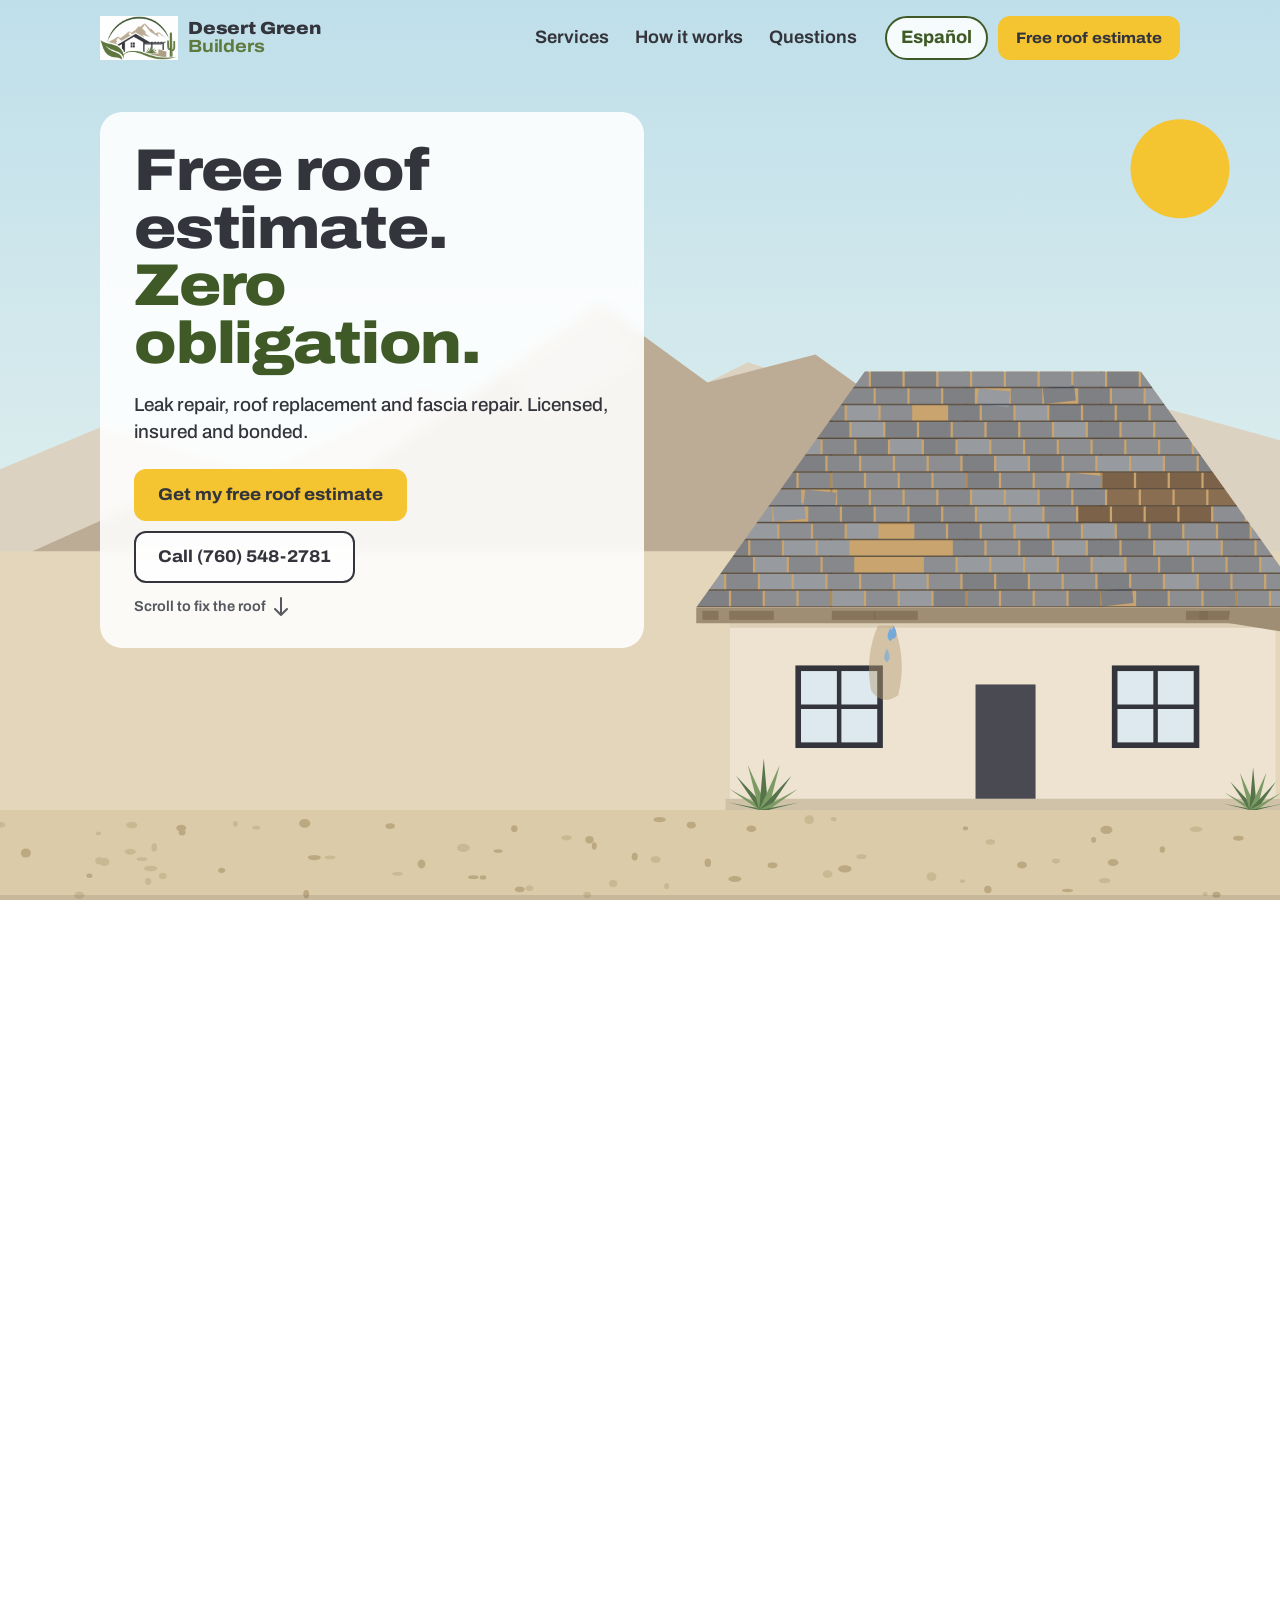
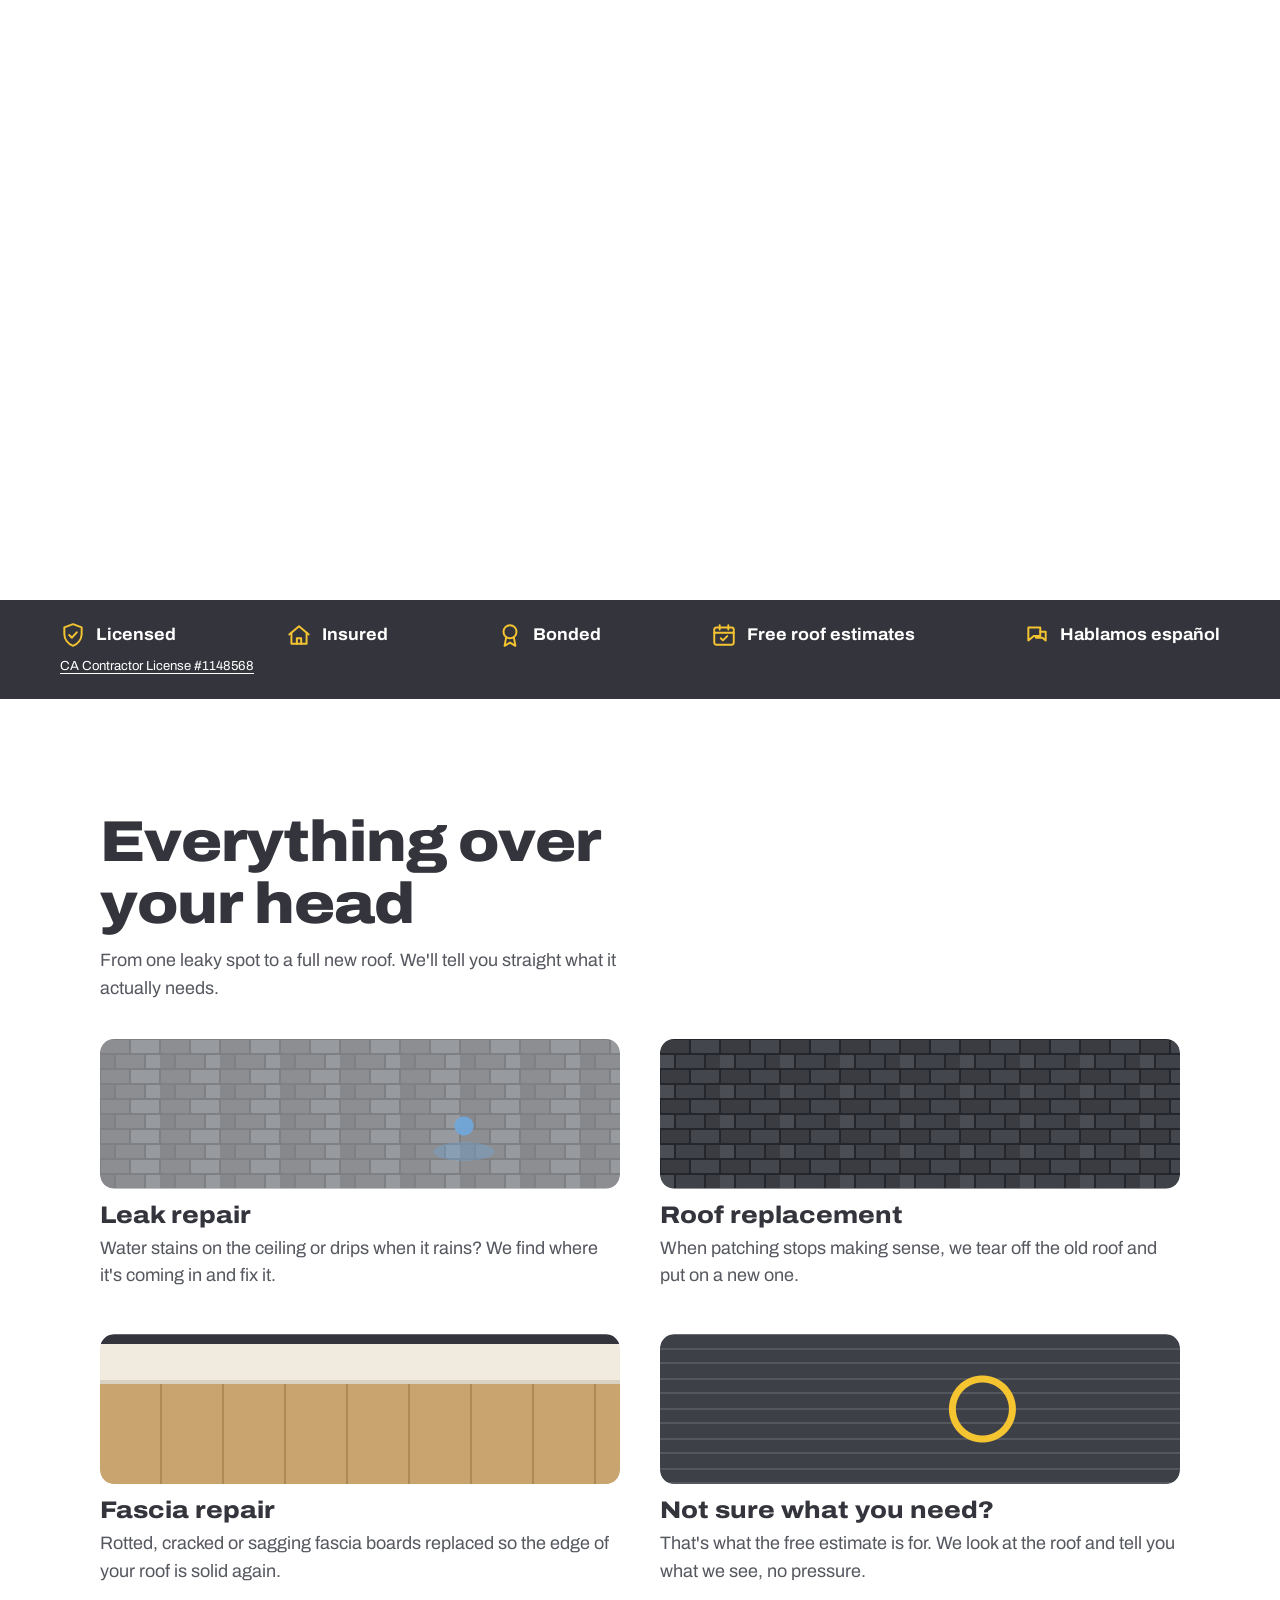
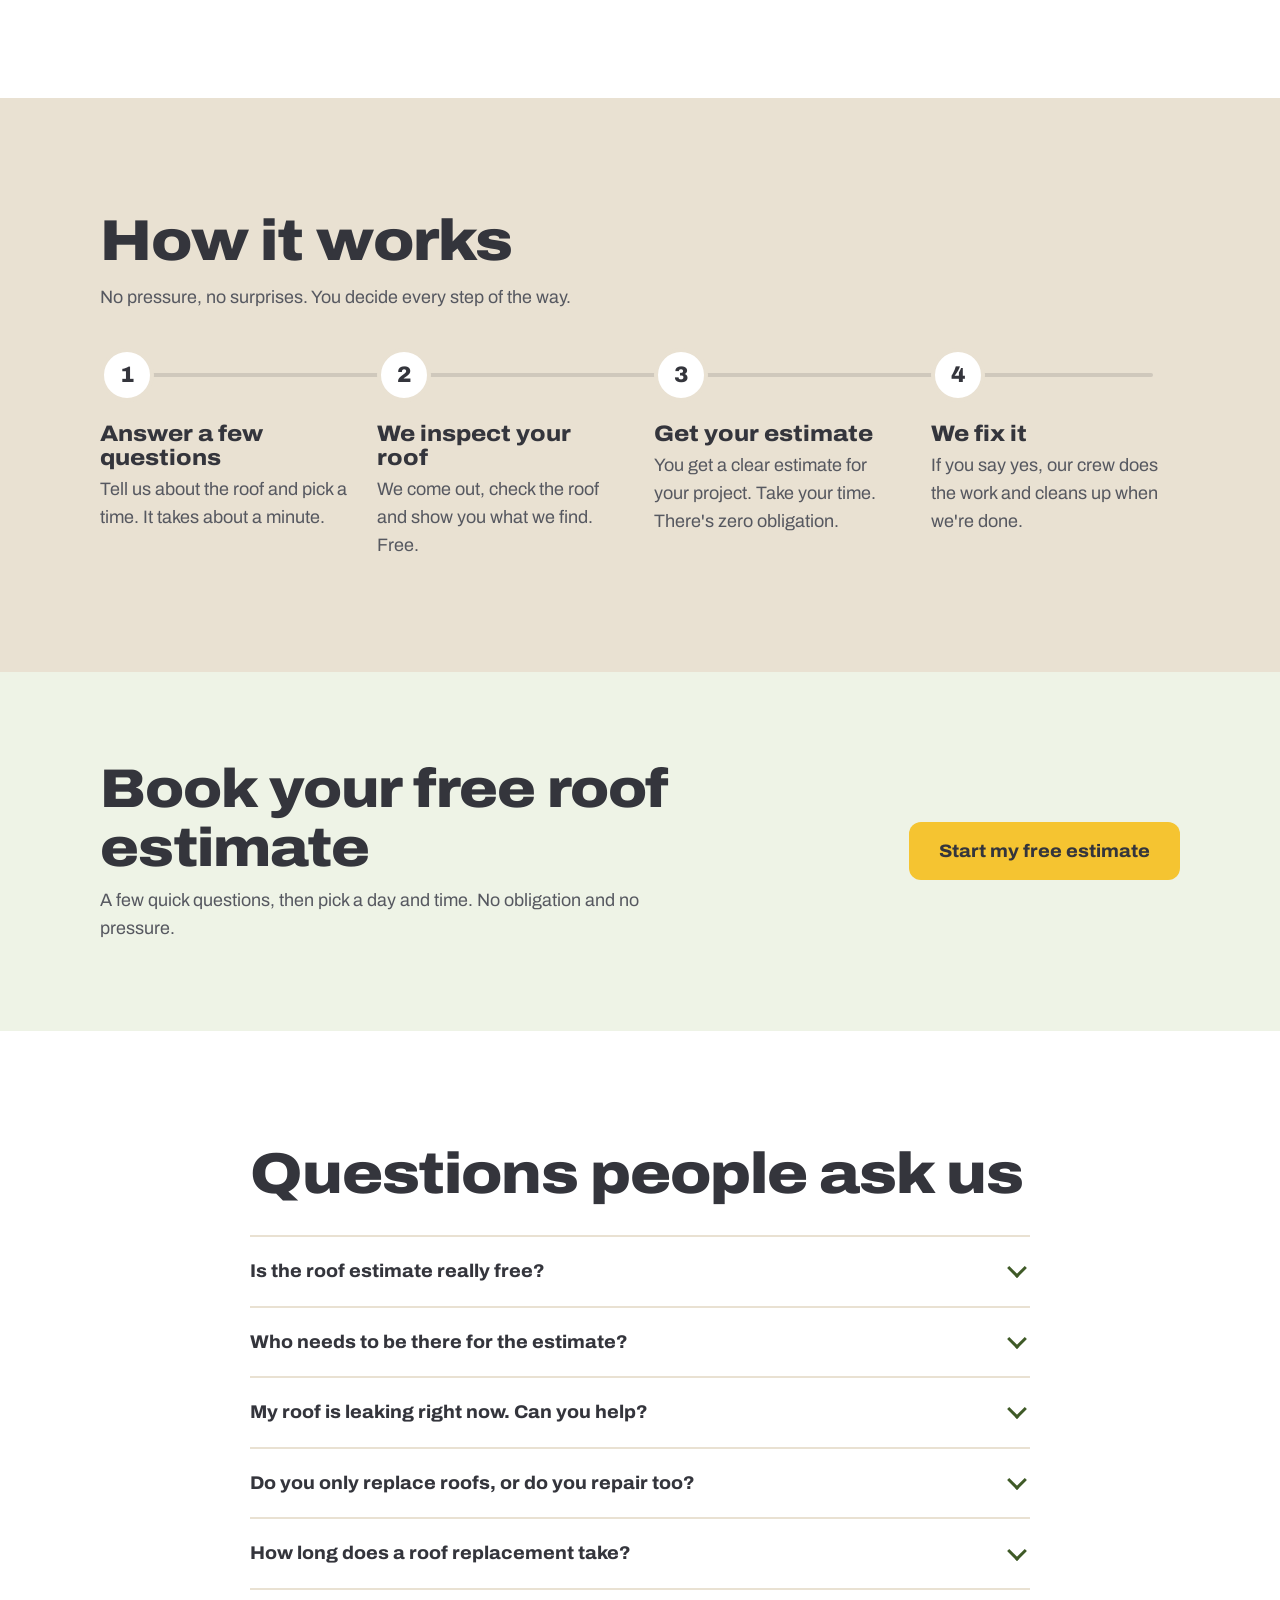
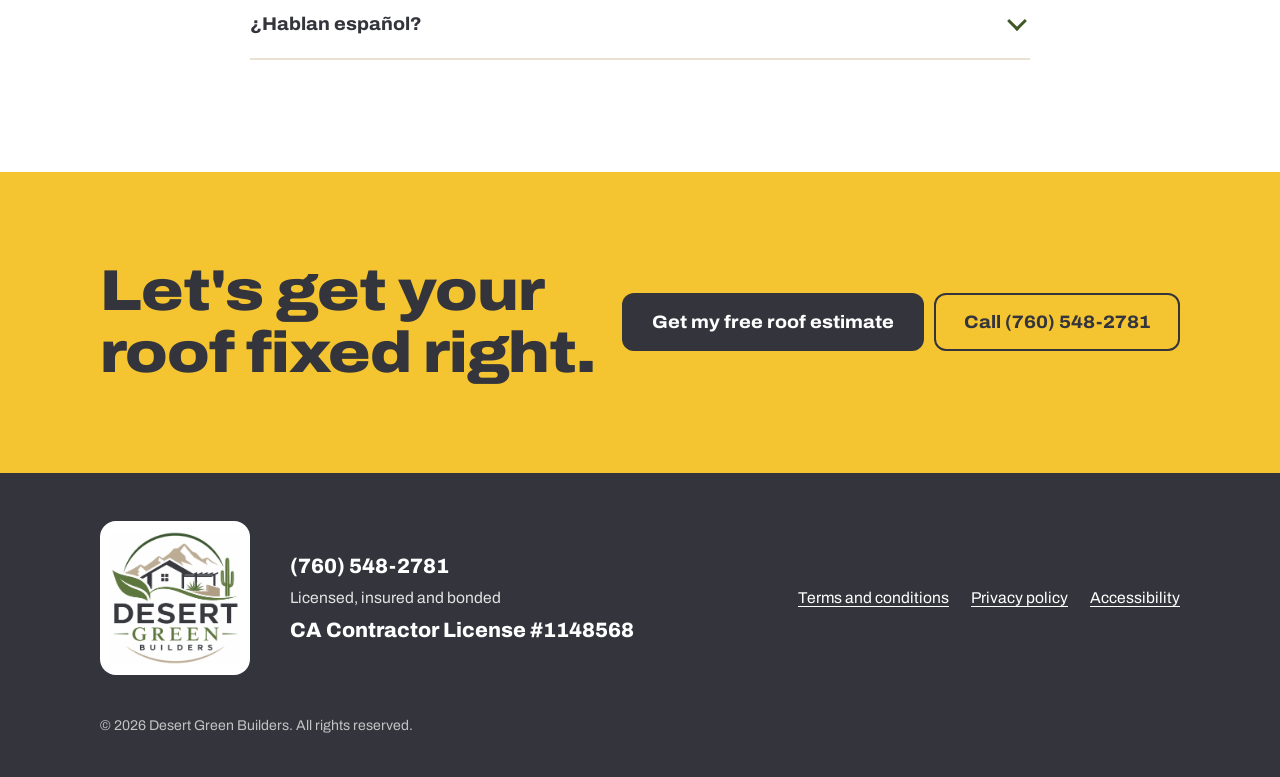
<file: roofing/index.html>
<!doctype html>
<html lang="en" data-title-es="Desert Green Builders | Reparación de goteras y techos nuevos" data-desc-es="Reparación de goteras, techos nuevos y reparación de fascia. Estimado gratis en su casa, sin compromiso. Con licencia, asegurados y afianzados.">
<head>
  <meta charset="utf-8">
  <meta name="viewport" content="width=device-width, initial-scale=1, viewport-fit=cover">
  <title>Desert Green Builders | Roof Leak Repair &amp; Roof Replacement</title>
  <meta name="description" content="Roof leak repair, roof replacement and fascia repair. Free on-site roof estimate with zero obligation. Licensed, insured and bonded. Hablamos español.">
  <link rel="canonical" href="https://desertgreenbuilders.com/roofing/">
  <meta name="theme-color" content="#3F5A27">
  <meta name="color-scheme" content="light">

  <meta property="og:type" content="website">
  <meta property="og:site_name" content="Desert Green Builders">
  <meta property="og:title" content="Desert Green Builders | Free roof estimate">
  <meta property="og:description" content="Leak repair, roof replacement and fascia repair. Free on-site estimate, zero obligation.">
  <meta property="og:url" content="https://desertgreenbuilders.com/roofing/">
  <meta property="og:image" content="https://desertgreenbuilders.com/assets/img/og.jpg">
  <meta name="twitter:card" content="summary_large_image">

  <link rel="icon" href="/favicon.ico" sizes="any">
  <link rel="icon" type="image/png" href="/assets/img/icon-512.png">
  <link rel="apple-touch-icon" href="/apple-touch-icon.png">

  <link rel="preconnect" href="https://fonts.googleapis.com">
  <link rel="preconnect" href="https://fonts.gstatic.com" crossorigin>
  <link href="https://fonts.googleapis.com/css2?family=Archivo:wdth,wght@62..125,100..900&display=swap" rel="stylesheet">
  <link rel="stylesheet" href="../assets/css/styles.css?v=202610141425">
  <link rel="stylesheet" href="assets/roof.css?v=202610141425">

  <script type="application/ld+json">
  {
    "@context": "https://schema.org",
    "@type": "RoofingContractor",
    "name": "Desert Green Builders",
    "url": "https://desertgreenbuilders.com/roofing/",
    "telephone": "+1-760-548-2781",
    "image": "https://desertgreenbuilders.com/assets/img/og.jpg",
    "logo": "https://desertgreenbuilders.com/assets/img/icon-512.png",
    "knowsLanguage": ["en", "es"],
    "makesOffer": [
      {"@type": "Offer", "itemOffered": {"@type": "Service", "name": "Roof leak repair"}},
      {"@type": "Offer", "itemOffered": {"@type": "Service", "name": "Roof replacement"}},
      {"@type": "Offer", "itemOffered": {"@type": "Service", "name": "Fascia repair"}}
    ]
  }
  </script>
  <!-- Meta Pixel Code -->
  <script>
  !function(f,b,e,v,n,t,s)
  {if(f.fbq)return;n=f.fbq=function(){n.callMethod?
  n.callMethod.apply(n,arguments):n.queue.push(arguments)};
  if(!f._fbq)f._fbq=n;n.push=n;n.loaded=!0;n.version='2.0';
  n.queue=[];t=b.createElement(e);t.async=!0;
  t.src=v;s=b.getElementsByTagName(e)[0];
  s.parentNode.insertBefore(t,s)}(window, document,'script',
  'https://connect.facebook.net/en_US/fbevents.js');
  fbq('init', '1041541538324909');
  fbq('track', 'PageView');
  </script>
  <noscript><img height="1" width="1" style="display:none"
  src="https://www.facebook.com/tr?id=1041541538324909&ev=PageView&noscript=1"
  /></noscript>
  <!-- End Meta Pixel Code -->
</head>
<body>
  <a class="skip-link" href="#main" data-i18n="skip">Skip to content</a>

  <header class="site-header" id="siteHeader">
    <div class="site-header__inner">
      <a class="brand" href="#top" aria-label="Desert Green Builders, back to top">
        <img class="brand__mark" src="../assets/img/emblem.webp" width="480" height="265" alt="">
        <span class="brand__name">Desert Green <span>Builders</span></span>
      </a>
      <nav class="site-nav" aria-label="Main">
        <a href="#services" data-i18n="nav.services">Services</a>
        <a href="#how" data-i18n="nav.how">How it works</a>
        <a href="#faq" data-i18n="nav.faq">Questions</a>
      </nav>
      <div class="site-header__actions">
        <button class="lang-toggle" type="button" data-lang-toggle>
          <span data-i18n="lang.switch">Español</span>
        </button>
        <a class="btn btn--sun btn--sm header-cta" href="estimate" data-i18n="r.cta.short">Free roof estimate</a>
      </div>
    </div>
  </header>

  <main id="main">
    <!-- 1. The roof job: a pinned, scroll-driven illustration -->
    <section class="build" id="top" aria-labelledby="heroTitle">
      <div class="build__stage">
        <svg class="yard" id="yard" role="img" aria-labelledby="roofTitle" preserveAspectRatio="xMidYMax slice">
          <title id="roofTitle" data-i18n="r.scene.alt">Illustration of a worn, leaking roof being torn off and replaced with new underlayment, new shingles and new fascia.</title>
        </svg>

        <div class="build__copy">
          <div class="hero" id="hero">
            <h1 class="hero__title" id="heroTitle">
              <span class="hero__line" data-i18n="r.hero.l1">Free roof estimate.</span>
              <span class="hero__line" data-i18n="hero.l2">Zero obligation.</span>
            </h1>
            <p class="hero__sub" data-i18n="r.hero.sub">Leak repair, roof replacement and fascia repair. Licensed, insured and bonded.</p>
            <div class="hero__actions">
              <a class="btn btn--sun" href="estimate" data-i18n="r.cta.book">Get my free roof estimate</a>
              <a class="btn btn--ghost" href="tel:+17605482781" data-i18n="cta.call">Call (760) 548-2781</a>
            </div>
            <p class="hero__hint" aria-hidden="true">
              <span data-i18n="r.hero.hint">Scroll to fix the roof</span>
              <svg width="14" height="20" viewBox="0 0 14 20" fill="none"><path d="M7 1v17M1 12l6 6 6-6" stroke="currentColor" stroke-width="2" stroke-linecap="round" stroke-linejoin="round"/></svg>
            </p>
          </div>

          <ol class="captions" aria-label="How we fix a roof">
            <li class="caption" data-stage="1"><h2 data-i18n="r.cap.1.t">Find the problem</h2><p data-i18n="r.cap.1.d">We get up on the roof, find where the water is getting in and show you what we found.</p></li>
            <li class="caption" data-stage="2"><h2 data-i18n="r.cap.2.t">Tear off the old roof</h2><p data-i18n="r.cap.2.d">Worn and broken shingles come off, all the way down to the deck.</p></li>
            <li class="caption" data-stage="3"><h2 data-i18n="r.cap.3.t">Underlayment</h2><p data-i18n="r.cap.3.d">A new waterproof layer goes down before anything else.</p></li>
            <li class="caption" data-stage="4"><h2 data-i18n="r.cap.4.t">New roof</h2><p data-i18n="r.cap.4.d">New shingles go on row by row, from the edge up to the ridge.</p></li>
            <li class="caption" data-stage="5"><h2 data-i18n="r.cap.5.t">Fascia and edges</h2><p data-i18n="r.cap.5.d">Rotted fascia gets replaced and the edges get sealed, so water runs off instead of in.</p></li>
            <li class="caption caption--final" data-stage="6">
              <h2 data-i18n="r.cap.6.t">Dry, solid, done right.</h2>
              <p data-i18n="r.cap.6.d">A small leak or a whole new roof. It all starts with a free estimate.</p>
              <a class="btn btn--sun" href="estimate" data-i18n="r.cta.book">Get my free roof estimate</a>
            </li>
          </ol>
        </div>

        <div class="build__progress" aria-hidden="true"><span id="buildProgress"></span></div>
      </div>
    </section>

    <!-- 2. Trust -->
    <section class="trust" aria-label="Why homeowners trust us">
      <ul class="trust__list">
        <li><svg aria-hidden="true" viewBox="0 0 24 24"><path d="M12 2 4 5v6c0 5 3.4 9.4 8 11 4.6-1.6 8-6 8-11V5l-8-3Z"/><path d="m8.5 12 2.5 2.5 4.5-5"/></svg><span data-i18n="trust.licensed">Licensed</span></li>
        <li><svg aria-hidden="true" viewBox="0 0 24 24"><path d="M3 11.5 12 4l9 7.5"/><path d="M5 10v10h14V10"/><path d="M10 20v-5h4v5"/></svg><span data-i18n="trust.insured">Insured</span></li>
        <li><svg aria-hidden="true" viewBox="0 0 24 24"><circle cx="12" cy="9" r="6"/><path d="m8.5 14-1.5 8 5-3 5 3-1.5-8"/></svg><span data-i18n="trust.bonded">Bonded</span></li>
        <li><svg aria-hidden="true" viewBox="0 0 24 24"><rect x="3" y="5" width="18" height="16" rx="2"/><path d="M3 10h18M8 3v4M16 3v4"/><path d="m9 15 2 2 4-4"/></svg><span data-i18n="r.trust.free">Free roof estimates</span></li>
        <li><svg aria-hidden="true" viewBox="0 0 24 24"><path d="M4 5h11v8H9l-5 4V5Z"/><path d="M15 9h5v8l-3-2.5h-6V13"/></svg><span lang="es">Hablamos español</span></li>
      </ul>
      <p class="trust__license" data-license-line hidden></p>
    </section>

    <!-- 3. Services -->
    <section class="services section" id="services" aria-labelledby="servicesTitle">
      <div class="wrap">
        <div class="section__head">
          <h2 class="section__title" id="servicesTitle" data-i18n="r.svc.title">Everything over your head</h2>
          <p class="section__lede" data-i18n="r.svc.lede">From one leaky spot to a full new roof. We'll tell you straight what it actually needs.</p>
        </div>
        <ul class="svc-list">
          <li class="svc">
            <div class="svc__swatch svc__swatch--leak" aria-hidden="true"></div>
            <div class="svc__body">
              <h3 data-i18n="r.svc.leak.t">Leak repair</h3>
              <p data-i18n="r.svc.leak.d">Water stains on the ceiling or drips when it rains? We find where it's coming in and fix it.</p>
            </div>
          </li>
          <li class="svc">
            <div class="svc__swatch svc__swatch--shingle" aria-hidden="true"></div>
            <div class="svc__body">
              <h3 data-i18n="r.svc.replace.t">Roof replacement</h3>
              <p data-i18n="r.svc.replace.d">When patching stops making sense, we tear off the old roof and put on a new one.</p>
            </div>
          </li>
          <li class="svc">
            <div class="svc__swatch svc__swatch--fascia" aria-hidden="true"></div>
            <div class="svc__body">
              <h3 data-i18n="r.svc.fascia.t">Fascia repair</h3>
              <p data-i18n="r.svc.fascia.d">Rotted, cracked or sagging fascia boards replaced so the edge of your roof is solid again.</p>
            </div>
          </li>
          <li class="svc">
            <div class="svc__swatch svc__swatch--inspect" aria-hidden="true"></div>
            <div class="svc__body">
              <h3 data-i18n="r.svc.unsure.t">Not sure what you need?</h3>
              <p data-i18n="r.svc.unsure.d">That's what the free estimate is for. We look at the roof and tell you what we see, no pressure.</p>
            </div>
          </li>
        </ul>
      </div>
    </section>

    <!-- 4. How it works -->
    <section class="how section" id="how" aria-labelledby="howTitle">
      <div class="wrap">
        <div class="section__head">
          <h2 class="section__title" id="howTitle" data-i18n="how.title">How it works</h2>
          <p class="section__lede" data-i18n="how.lede">No pressure, no surprises. You decide every step of the way.</p>
        </div>
        <ol class="steps" id="steps">
          <li class="step">
            <span class="step__num" aria-hidden="true">1</span>
            <h3 data-i18n="r.how.1.t">Answer a few questions</h3>
            <p data-i18n="r.how.1.d">Tell us about the roof and pick a time. It takes about a minute.</p>
          </li>
          <li class="step">
            <span class="step__num" aria-hidden="true">2</span>
            <h3 data-i18n="r.how.2.t">We inspect your roof</h3>
            <p data-i18n="r.how.2.d">We come out, check the roof and show you what we find. Free.</p>
          </li>
          <li class="step">
            <span class="step__num" aria-hidden="true">3</span>
            <h3 data-i18n="how.3.t">Get your estimate</h3>
            <p data-i18n="how.3.d">You get a clear estimate for your project. Take your time. There's zero obligation.</p>
          </li>
          <li class="step">
            <span class="step__num" aria-hidden="true">4</span>
            <h3 data-i18n="r.how.4.t">We fix it</h3>
            <p data-i18n="r.how.4.d">If you say yes, our crew does the work and cleans up when we're done.</p>
          </li>
        </ol>
      </div>
    </section>

    <!-- 5. Book -->
    <section class="cta-band" aria-labelledby="ctaTitle">
      <div class="wrap cta-band__inner">
        <div>
          <h2 class="cta-band__title" id="ctaTitle" data-i18n="r.book.title">Book your free roof estimate</h2>
          <p class="cta-band__lede" data-i18n="r.book.lede">A few quick questions, then pick a day and time. No obligation and no pressure.</p>
        </div>
        <a class="btn btn--sun btn--lg" href="estimate" data-i18n="r.cta.start">Start my free estimate</a>
      </div>
    </section>

    <!-- 6. FAQ -->
    <section class="faq section" id="faq" aria-labelledby="faqTitle">
      <div class="wrap faq__wrap">
        <h2 class="section__title" id="faqTitle" data-i18n="faq.title">Questions people ask us</h2>
        <div class="faq__list">
          <details>
            <summary data-i18n="r.faq.1.q">Is the roof estimate really free?</summary>
            <p data-i18n="r.faq.1.a">Yes. We come out, look at the roof and give you an estimate at no cost. There's zero obligation to hire us.</p>
          </details>
          <details>
            <summary data-i18n="r.faq.2.q">Who needs to be there for the estimate?</summary>
            <p data-i18n="r.faq.2.a">Please make sure all homeowners are there, so everyone can see what we find and ask their questions at the same time.</p>
          </details>
          <details>
            <summary data-i18n="r.faq.3.q">My roof is leaking right now. Can you help?</summary>
            <p data-i18n="r.faq.3.a">Yes. Book the earliest time you see, or call us at (760) 548-2781 and tell us it's leaking.</p>
          </details>
          <details>
            <summary data-i18n="r.faq.4.q">Do you only replace roofs, or do you repair too?</summary>
            <p data-i18n="r.faq.4.a">Both. If a repair will fix it, we'll tell you. We only recommend a new roof when the old one can't be saved.</p>
          </details>
          <details>
            <summary data-i18n="r.faq.5.q">How long does a roof replacement take?</summary>
            <p data-i18n="r.faq.5.a">It depends on the size of the roof and what's under the old one. We'll give you a timeline along with your estimate.</p>
          </details>
          <details>
            <summary lang="es">¿Hablan español?</summary>
            <p lang="es">Sí. Toque el botón “Español” arriba y toda la página cambia a español. También le atendemos en español por teléfono y en su casa.</p>
          </details>
        </div>
      </div>
    </section>

    <!-- 7. Closing call to action -->
    <section class="closer" aria-labelledby="closerTitle">
      <div class="wrap closer__inner">
        <h2 class="closer__title" id="closerTitle" data-i18n="r.close.title">Let's get your roof fixed right.</h2>
        <div class="closer__actions">
          <a class="btn btn--dark btn--lg" href="estimate" data-i18n="r.cta.book">Get my free roof estimate</a>
          <a class="btn btn--ghost-dark btn--lg" href="tel:+17605482781" data-i18n="cta.call">Call (760) 548-2781</a>
        </div>
      </div>
    </section>
  </main>

  <footer class="site-footer">
    <div class="wrap site-footer__inner">
      <img class="site-footer__logo" src="../assets/img/logo.webp" width="640" height="664" alt="Desert Green Builders" loading="lazy">
      <div class="site-footer__info">
        <p><a href="tel:+17605482781">(760) 548-2781</a></p>
        <p data-i18n="foot.trust">Licensed, insured and bonded</p>
        <p data-license-line hidden></p>
      </div>
      <nav class="site-footer__links" aria-label="Legal">
        <a href="terms" data-i18n="foot.terms">Terms and conditions</a>
        <a href="privacy" data-i18n="foot.privacy">Privacy policy</a>
        <a href="accessibility" data-i18n="foot.a11y">Accessibility</a>
      </nav>
      <p class="site-footer__copy">© <span data-year></span> Desert Green Builders. <span data-i18n="foot.rights">All rights reserved.</span></p>
    </div>
  </footer>

  <div class="action-bar" id="actionBar">
    <a class="btn btn--dark" href="tel:+17605482781">
      <svg aria-hidden="true" viewBox="0 0 24 24"><path d="M5 3h4l2 5-2.5 1.5a11 11 0 0 0 6 6L16 13l5 2v4a2 2 0 0 1-2 2A16 16 0 0 1 3 5a2 2 0 0 1 2-2Z"/></svg>
      <span data-i18n="bar.call">Call</span>
    </a>
    <a class="btn btn--sun" href="estimate" data-i18n="r.cta.short">Free roof estimate</a>
  </div>

  <script src="../assets/js/attribution.js?v=202610141425"></script>
  <script src="../assets/js/config.js?v=202610141425"></script>
  <script src="assets/es.js?v=202610141425"></script>
  <script src="../assets/js/i18n.js?v=202610141425"></script>
  <script src="../assets/vendor/gsap.min.js?v=202610141425" defer></script>
  <script src="../assets/vendor/ScrollTrigger.min.js?v=202610141425" defer></script>
  <script src="assets/roof.js?v=202610141425" defer></script>
  <script src="../assets/js/main.js?v=202610141425" defer></script>
</body>
</html>
</file>
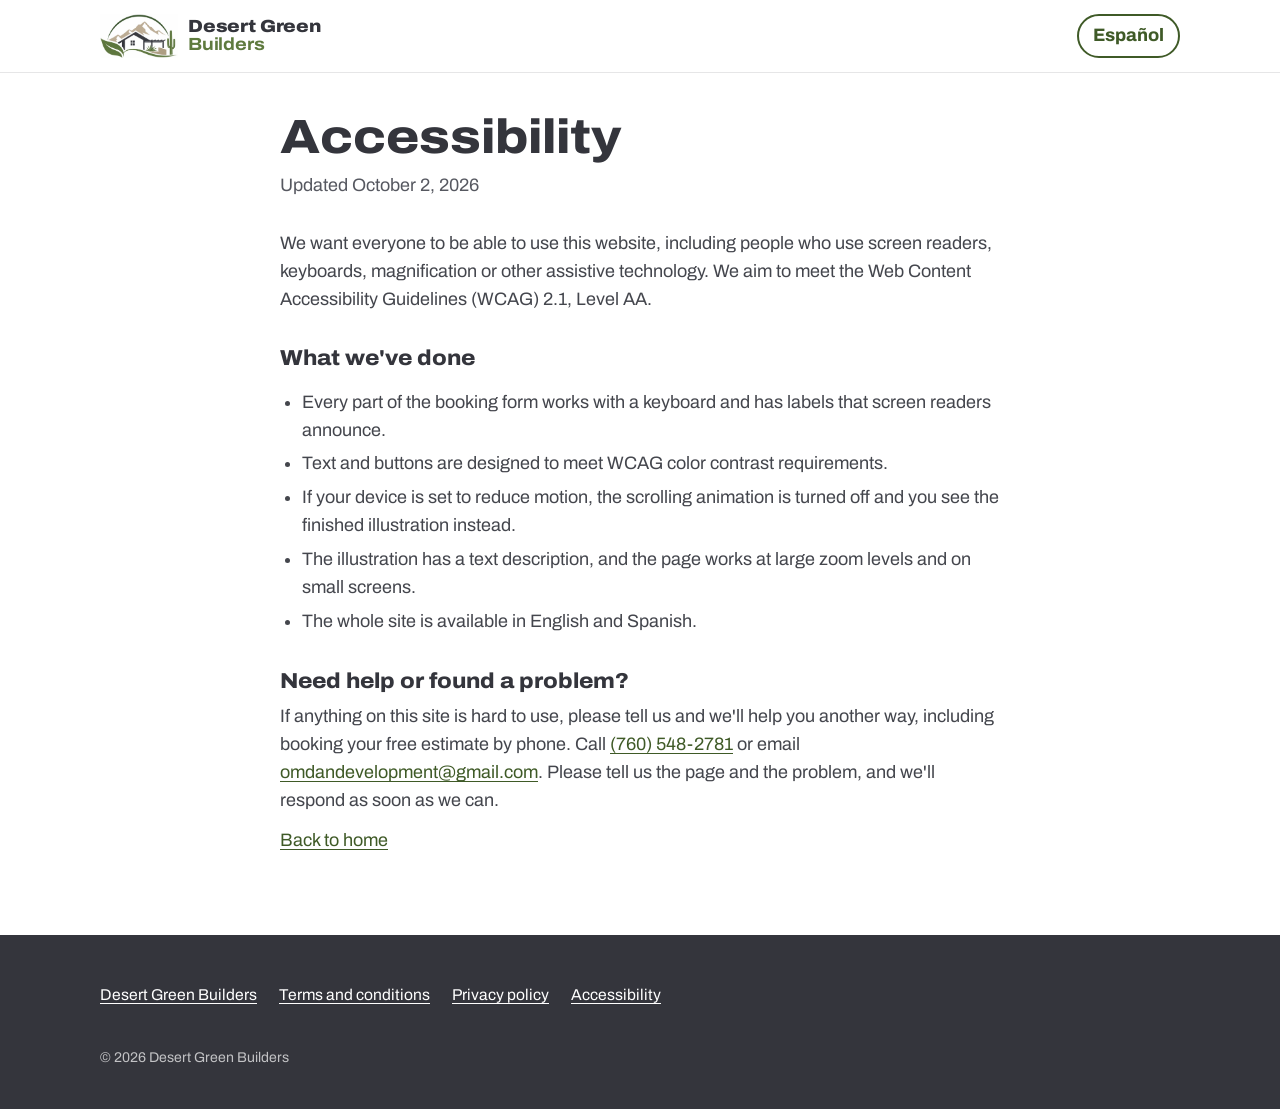
<file: accessibility.html>
<!doctype html>
<html lang="en" data-title-es="Accesibilidad | Desert Green Builders" data-desc-es="El compromiso de Desert Green Builders con la accesibilidad.">
<head>
  <meta charset="utf-8">
  <meta name="viewport" content="width=device-width, initial-scale=1, viewport-fit=cover">
  <title>Accessibility | Desert Green Builders</title>
  <meta name="description" content="Desert Green Builders' commitment to accessibility.">
  <link rel="canonical" href="https://desertgreenbuilders.com/accessibility">
  <meta name="theme-color" content="#3F5A27">
  <link rel="icon" href="/favicon.ico" sizes="any">
  <link rel="apple-touch-icon" href="/apple-touch-icon.png">
  <link rel="preconnect" href="https://fonts.googleapis.com">
  <link rel="preconnect" href="https://fonts.gstatic.com" crossorigin>
  <link href="https://fonts.googleapis.com/css2?family=Archivo:wdth,wght@62..125,100..900&display=swap" rel="stylesheet">
  <link rel="stylesheet" href="assets/css/styles.css?v=202610141425">
  <!-- Meta Pixel Code -->
  <script>
  !function(f,b,e,v,n,t,s)
  {if(f.fbq)return;n=f.fbq=function(){n.callMethod?
  n.callMethod.apply(n,arguments):n.queue.push(arguments)};
  if(!f._fbq)f._fbq=n;n.push=n;n.loaded=!0;n.version='2.0';
  n.queue=[];t=b.createElement(e);t.async=!0;
  t.src=v;s=b.getElementsByTagName(e)[0];
  s.parentNode.insertBefore(t,s)}(window, document,'script',
  'https://connect.facebook.net/en_US/fbevents.js');
  fbq('init', '1041541538324909');
  fbq('track', 'PageView');
  </script>
  <noscript><img height="1" width="1" style="display:none"
  src="https://www.facebook.com/tr?id=1041541538324909&ev=PageView&noscript=1"
  /></noscript>
  <!-- End Meta Pixel Code -->
</head>
<body class="legal-page">
  <a class="skip-link" href="#main" data-i18n="skip">Skip to content</a>
  <header class="legal-header">
    <div class="site-header__inner">
      <a class="brand" href="./">
        <img class="brand__mark" src="assets/img/emblem.webp" width="480" height="265" alt="">
        <span class="brand__name">Desert Green <span>Builders</span></span>
      </a>
      <button class="lang-toggle" type="button" data-lang-toggle><span data-i18n="lang.switch">Español</span></button>
    </div>
  </header>

  <main id="main" class="legal">
    <article data-lang-block="en">
      <h1>Accessibility</h1>
      <p class="updated">Updated October 2, 2026</p>
      <p>We want everyone to be able to use this website, including people who use screen readers, keyboards, magnification or other assistive technology. We aim to meet the Web Content Accessibility Guidelines (WCAG) 2.1, Level AA.</p>
      <h2>What we've done</h2>
      <ul>
        <li>Every part of the booking form works with a keyboard and has labels that screen readers announce.</li>
        <li>Text and buttons are designed to meet WCAG color contrast requirements.</li>
        <li>If your device is set to reduce motion, the scrolling animation is turned off and you see the finished illustration instead.</li>
        <li>The illustration has a text description, and the page works at large zoom levels and on small screens.</li>
        <li>The whole site is available in English and Spanish.</li>
      </ul>
      <h2>Need help or found a problem?</h2>
      <p>If anything on this site is hard to use, please tell us and we'll help you another way, including booking your free estimate by phone. Call <a href="tel:+17605482781">(760) 548-2781</a> or email <a href="mailto:omdandevelopment@gmail.com">omdandevelopment@gmail.com</a>. Please tell us the page and the problem, and we'll respond as soon as we can.</p>
      <p><a href="./">Back to home</a></p>
    </article>

    <article data-lang-block="es" lang="es" hidden>
      <h1>Accesibilidad</h1>
      <p class="updated">Actualizado el 2 de octubre de 2026</p>
      <p>Queremos que todas las personas puedan usar este sitio web, incluyendo quienes usan lectores de pantalla, teclado, ampliación u otras tecnologías de asistencia. Buscamos cumplir con las Pautas de Accesibilidad para el Contenido Web (WCAG) 2.1, nivel AA.</p>
      <h2>Lo que hemos hecho</h2>
      <ul>
        <li>Todo el formulario para agendar funciona con teclado y tiene etiquetas que los lectores de pantalla anuncian.</li>
        <li>Los textos y botones están diseñados para cumplir con los requisitos de contraste de color de WCAG.</li>
        <li>Si su dispositivo está configurado para reducir el movimiento, la animación se apaga y verá la ilustración terminada.</li>
        <li>La ilustración tiene una descripción en texto, y la página funciona con mucho zoom y en pantallas pequeñas.</li>
        <li>Todo el sitio está disponible en inglés y en español.</li>
      </ul>
      <h2>¿Necesita ayuda o encontró un problema?</h2>
      <p>Si algo en este sitio es difícil de usar, díganos y le ayudamos de otra forma, incluyendo agendar su estimado gratis por teléfono. Llame al <a href="tel:+17605482781">(760) 548-2781</a> o escriba a <a href="mailto:omdandevelopment@gmail.com">omdandevelopment@gmail.com</a>. Díganos la página y el problema, y le responderemos lo antes posible.</p>
      <p><a href="./">Volver al inicio</a></p>
    </article>
  </main>

  <footer class="site-footer">
    <div class="wrap site-footer__inner">
      <nav class="site-footer__links" aria-label="Legal">
        <a href="./">Desert Green Builders</a>
        <a href="terms" data-i18n="foot.terms">Terms and conditions</a>
        <a href="privacy" data-i18n="foot.privacy">Privacy policy</a>
        <a href="accessibility" data-i18n="foot.a11y">Accessibility</a>
      </nav>
      <p class="site-footer__copy">© <span data-year></span> Desert Green Builders</p>
    </div>
  </footer>
  <script src="assets/js/attribution.js?v=202610141425"></script>
  <script src="assets/js/config.js?v=202610141425"></script>
  <script src="assets/js/i18n.js?v=202610141425"></script>
  <script src="assets/js/legal.js?v=202610141425" defer></script>
</body>
</html>
</file>
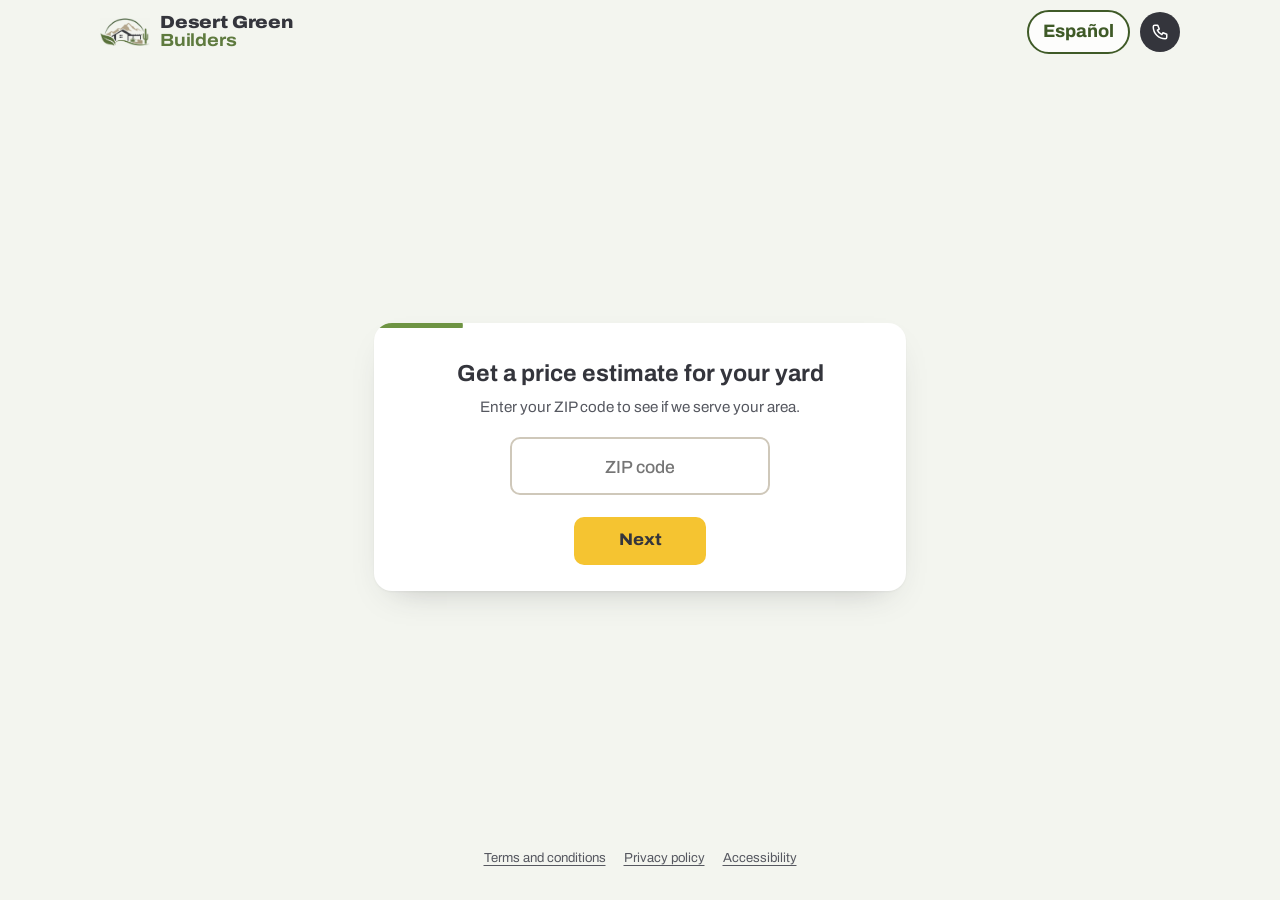
<file: estimate.html>
<!doctype html>
<html lang="en" data-title-es="Estimado gratis | Desert Green Builders" data-desc-es="Conteste unas preguntas, escoja un día y agende su estimado gratis en su casa.">
<head>
  <meta charset="utf-8">
  <meta name="viewport" content="width=device-width, initial-scale=1, viewport-fit=cover">
  <title>Free Estimate | Desert Green Builders</title>
  <meta name="description" content="Answer a few quick questions, pick a day and book your free on-site estimate for turf, pavers, concrete, gravel or a full yard remodel.">
  <link rel="canonical" href="https://desertgreenbuilders.com/estimate">
  <meta name="theme-color" content="#3F5A27">
  <meta name="color-scheme" content="light">
  <link rel="icon" href="/favicon.ico" sizes="any">
  <link rel="apple-touch-icon" href="/apple-touch-icon.png">
  <link rel="preconnect" href="https://fonts.googleapis.com">
  <link rel="preconnect" href="https://fonts.gstatic.com" crossorigin>
  <link href="https://fonts.googleapis.com/css2?family=Archivo:wdth,wght@62..125,100..900&display=swap" rel="stylesheet">
  <link rel="stylesheet" href="assets/css/styles.css?v=202610141425">
  <link rel="stylesheet" href="assets/css/estimate.css?v=202610141425">
  <!-- Meta Pixel Code -->
  <script>
  !function(f,b,e,v,n,t,s)
  {if(f.fbq)return;n=f.fbq=function(){n.callMethod?
  n.callMethod.apply(n,arguments):n.queue.push(arguments)};
  if(!f._fbq)f._fbq=n;n.push=n;n.loaded=!0;n.version='2.0';
  n.queue=[];t=b.createElement(e);t.async=!0;
  t.src=v;s=b.getElementsByTagName(e)[0];
  s.parentNode.insertBefore(t,s)}(window, document,'script',
  'https://connect.facebook.net/en_US/fbevents.js');
  fbq('init', '1041541538324909');
  fbq('track', 'PageView');
  </script>
  <noscript><img height="1" width="1" style="display:none"
  src="https://www.facebook.com/tr?id=1041541538324909&ev=PageView&noscript=1"
  /></noscript>
  <!-- End Meta Pixel Code -->
</head>
<body class="wiz-page">
  <a class="skip-link" href="#main" data-i18n="skip">Skip to content</a>
  <header class="wiz-header">
    <div class="site-header__inner">
      <a class="brand" href="./">
        <img class="brand__mark" src="assets/img/emblem.webp" width="480" height="265" alt="">
        <span class="brand__name">Desert Green <span>Builders</span></span>
      </a>
      <div class="site-header__actions">
        <button class="lang-toggle" type="button" data-lang-toggle><span data-i18n="lang.switch">Español</span></button>
        <a class="wiz-call" href="tel:+17605482781" data-i18n-attr="aria-label:cta.call" aria-label="Call (760) 548-2781">
          <svg aria-hidden="true" viewBox="0 0 24 24"><path d="M5 3h4l2 5-2.5 1.5a11 11 0 0 0 6 6L16 13l5 2v4a2 2 0 0 1-2 2A16 16 0 0 1 3 5a2 2 0 0 1 2-2Z"/></svg>
        </a>
      </div>
    </div>
  </header>

  <main class="wiz" id="main">
    <div class="wiz__card">
      <div class="wiz__top" id="wizTop">
        <button class="wiz__back" type="button" id="wizBack" data-i18n-attr="aria-label:w.back" aria-label="Back">
          <svg viewBox="0 0 24 24" aria-hidden="true"><path d="m15 5-7 7 7 7"/></svg>
        </button>
        <div class="wiz__bar" aria-hidden="true"><span id="wizBar"></span></div>
        <p class="wiz__count" id="wizCount" aria-live="polite"></p>
      </div>

      <form id="wizard" data-service="landscaping" novalidate>
        <!-- 0. ZIP code: do we serve this area? -->
        <section class="wiz-step" data-step="zip">
          <h1 class="wiz-q" tabindex="-1" data-i18n="w.zip.q.yard">Get a price estimate for your yard</h1>
          <p class="wiz-help" data-i18n="w.zip.help">Enter your ZIP code to see if we serve your area.</p>
          <div class="field">
            <label for="zipStart" data-i18n="f.zip">ZIP code</label>
            <input class="zip-big" id="zipStart" name="zipStart" type="text" inputmode="numeric" autocomplete="postal-code" maxlength="5" pattern="[0-9]{5}" data-i18n-attr="placeholder:f.zip" placeholder="ZIP code" aria-describedby="zipStart-err">
            <p class="field__err" id="zipStart-err"></p>
          </div>
          <button class="btn btn--sun btn--block btn--lg wiz-next" type="button" id="zipNext" data-i18n="w.continue">Next</button>
        </section>

        <!-- 1. Which part of the yard -->
        <section class="wiz-step" data-step="yard" hidden>
          <h1 class="wiz-q" tabindex="-1" data-i18n="w.yard.q">Which part of the yard?</h1>
          <div class="opts" role="radiogroup" aria-label="Which part of the yard?">
            <label class="opt"><input type="radio" name="yard" value="backyard">
              <span class="opt__icon" aria-hidden="true"><svg viewBox="0 0 48 48"><path d="M8 36V22l16-11 16 11v14"/><path d="M4 40h40"/><path d="M34 26h8v14"/></svg></span>
              <span class="opt__label" data-i18n="f.back">Backyard</span></label>
            <label class="opt"><input type="radio" name="yard" value="front">
              <span class="opt__icon" aria-hidden="true"><svg viewBox="0 0 48 48"><path d="M8 36V22l16-11 16 11v14"/><path d="M4 40h40"/><path d="M20 40V29h8v11"/></svg></span>
              <span class="opt__label" data-i18n="f.front">Front yard</span></label>
            <label class="opt"><input type="radio" name="yard" value="both">
              <span class="opt__icon" aria-hidden="true"><svg viewBox="0 0 48 48"><path d="M12 36V22l12-9 12 9v14"/><path d="M4 40h40"/><path d="M21 40v-9h6v9"/><path d="M5 34V12M43 34V12"/></svg></span>
              <span class="opt__label" data-i18n="f.both">Both</span></label>
          </div>
          <button class="btn btn--sun btn--block btn--lg wiz-next" type="button" data-next disabled data-i18n="w.continue">Next</button>
        </section>

        <!-- 2. What they're thinking about (pick any) -->
        <section class="wiz-step" data-step="services" hidden>
          <h1 class="wiz-q" tabindex="-1" data-i18n="w.svc.q">What are you thinking about?</h1>
          <p class="wiz-help" data-i18n="w.svc.help">Pick all that apply, or keep going if you're not sure yet.</p>
          <div class="opts" role="group" aria-label="What are you thinking about?">
            <label class="opt opt--check"><input type="checkbox" name="services" value="turf">
              <span class="opt__icon" aria-hidden="true"><svg viewBox="0 0 48 48"><path d="M6 40h36"/><path d="M10 40c0-8 2-14 4-18M16 40c0-10 1-16 2-22M22 40c0-9 2-15 4-20M28 40c0-10 1-17 3-22M34 40c0-8 2-13 4-16"/></svg></span>
              <span class="opt__label" data-i18n="svc.turf.t">Artificial turf</span></label>
            <label class="opt opt--check"><input type="checkbox" name="services" value="pavers">
              <span class="opt__icon" aria-hidden="true"><svg viewBox="0 0 48 48"><path d="M6 12h36v24H6zM6 24h36M18 12v12M30 12v12M12 24v12M24 24v12M36 24v12"/></svg></span>
              <span class="opt__label" data-i18n="svc.pavers.t">Pavers</span></label>
            <label class="opt opt--check"><input type="checkbox" name="services" value="concrete">
              <span class="opt__icon" aria-hidden="true"><svg viewBox="0 0 48 48"><path d="M6 14h36v20H6zM24 14v20"/><path d="M12 20h.5M30 28h.5M17 29h.5M36 19h.5"/></svg></span>
              <span class="opt__label" data-i18n="svc.concrete.t">Concrete</span></label>
            <label class="opt opt--check"><input type="checkbox" name="services" value="gravel">
              <span class="opt__icon" aria-hidden="true"><svg viewBox="0 0 48 48"><circle cx="13" cy="30" r="5"/><circle cx="26" cy="33" r="4"/><circle cx="36" cy="28" r="5"/><circle cx="20" cy="22" r="3"/><circle cx="31" cy="19" r="3"/><path d="M6 40h36"/></svg></span>
              <span class="opt__label" data-i18n="svc.gravel.t">Gravel and rock</span></label>
            <label class="opt opt--check"><input type="checkbox" name="services" value="hardscape">
              <span class="opt__icon" aria-hidden="true"><svg viewBox="0 0 48 48"><path d="M6 20h36v18H6zM6 29h36M16 20v9M28 20v9M40 20v9M10 29v9M22 29v9M34 29v9"/><path d="M4 16h40"/></svg></span>
              <span class="opt__label" data-i18n="svc.hard.t">Hardscape</span></label>
            <label class="opt opt--check"><input type="checkbox" name="services" value="full-remodel">
              <span class="opt__icon" aria-hidden="true"><svg viewBox="0 0 48 48"><path d="M8 34V20l16-11 16 11v14"/><path d="M4 40h40"/><path d="M14 40l6-6M24 40l6-6M34 40l6-6"/></svg></span>
              <span class="opt__label" data-i18n="f.full">Full remodel</span></label>
          </div>
          <button class="btn btn--sun btn--block btn--lg wiz-next" type="button" data-next data-i18n="w.continue">Next</button>
        </section>

        <!-- 3. Homeowner -->
        <section class="wiz-step" data-step="homeowner" hidden>
          <h1 class="wiz-q" tabindex="-1" data-i18n="f.owner">Are you the homeowner?</h1>
          <div class="opts opts--two" role="radiogroup" aria-label="Are you the homeowner?">
            <label class="opt"><input type="radio" name="homeowner" value="yes">
              <span class="opt__icon" aria-hidden="true"><svg viewBox="0 0 48 48"><circle cx="24" cy="24" r="18"/><path d="m16 24 6 6 11-12"/></svg></span>
              <span class="opt__label" data-i18n="f.yes">Yes</span></label>
            <label class="opt"><input type="radio" name="homeowner" value="no">
              <span class="opt__icon" aria-hidden="true"><svg viewBox="0 0 48 48"><circle cx="24" cy="24" r="18"/><path d="m17 17 14 14M31 17 17 31"/></svg></span>
              <span class="opt__label" data-i18n="f.no">No</span></label>
          </div>
          <button class="btn btn--sun btn--block btn--lg wiz-next" type="button" data-next disabled data-i18n="w.continue">Next</button>
        </section>

        <!-- 4. Schedule -->
        <section class="wiz-step" data-step="when" hidden>
          <h1 class="wiz-q" tabindex="-1" data-i18n="f.when">Pick a day and time</h1>
          <p class="wiz-help" data-i18n="f.whenHelp">We visit Sunday through Thursday. Days that are full are grayed out.</p>
          <div class="cal" id="calendar">
            <div class="cal__head">
              <button class="cal__nav" type="button" id="calPrev" data-i18n-attr="aria-label:cal.prev" aria-label="Previous month">
                <svg viewBox="0 0 24 24" aria-hidden="true"><path d="m15 5-7 7 7 7"/></svg>
              </button>
              <p class="cal__month" id="calMonth" aria-live="polite"></p>
              <button class="cal__nav" type="button" id="calNext" data-i18n-attr="aria-label:cal.next" aria-label="Next month">
                <svg viewBox="0 0 24 24" aria-hidden="true"><path d="m9 5 7 7-7 7"/></svg>
              </button>
            </div>
            <div class="cal__dow" id="calDow" aria-hidden="true"></div>
            <div class="cal__grid" id="calGrid"></div>
            <p class="cal__loading" id="calLoading" data-i18n="cal.loading">Loading open days…</p>
          </div>
          <div class="slots" id="slotsWrap" hidden>
            <p class="fs__sub" id="slotsLabel"></p>
            <div class="slots__list" id="slots" role="radiogroup" aria-labelledby="slotsLabel"></div>
          </div>
          <p class="field__err" id="when-err"></p>
          <button class="btn btn--sun btn--block btn--lg wiz-next" type="button" id="whenNext" data-i18n="w.continue">Next</button>
        </section>

        <!-- 5. Contact -->
        <section class="wiz-step" data-step="contact" hidden>
          <h1 class="wiz-q" tabindex="-1" data-i18n="w.contact.q">Last step: how do we reach you?</h1>
          <div class="form__status" id="formStatus" role="alert" hidden></div>

          <div class="field">
            <label for="fullName" data-i18n="f.name">Full name</label>
            <input id="fullName" name="fullName" type="text" autocomplete="name" required maxlength="80" data-i18n-attr="placeholder:f.name" placeholder="Full name">
            <p class="field__err" id="fullName-err"></p>
          </div>

          <div class="field">
            <label for="phone" data-i18n="f.phone">Mobile phone number</label>
            <div class="phone-row">
              <input id="phone" name="phone" type="tel" inputmode="tel" autocomplete="tel-national" placeholder="(760) 555-0123" required aria-describedby="phone-help phone-err">
              <button class="btn btn--dark btn--sm" type="button" id="sendCode" data-i18n="f.sendCode">Text me a code</button>
            </div>
            <p class="field__help" id="phone-help" data-i18n="f.phoneHelp">We'll text you a 6-digit code to confirm your number.</p>
            <p class="field__err" id="phone-err"></p>
            <div class="code-row" id="codeRow" hidden>
              <label for="code" data-i18n="f.code">Enter the 6-digit code</label>
              <div class="phone-row">
                <input id="code" name="code" type="text" inputmode="numeric" autocomplete="one-time-code" maxlength="6" pattern="[0-9]{6}" data-i18n-attr="placeholder:f.codePh" placeholder="6-digit code">
                <button class="btn btn--dark btn--sm" type="button" id="verifyCode" data-i18n="f.verify">Verify</button>
              </div>
              <button class="linkish" type="button" id="resendCode" disabled></button>
              <p class="field__err" id="code-err"></p>
            </div>
            <p class="verified" id="phoneVerified" hidden>
              <svg aria-hidden="true" viewBox="0 0 24 24"><circle cx="12" cy="12" r="10"/><path d="m7.5 12.5 3 3 6-6.5"/></svg>
              <span data-i18n="f.verified">Phone number verified</span>
              <button class="linkish" type="button" id="changePhone" data-i18n="f.change">Change</button>
            </p>
          </div>

          <div class="field field--combo">
            <label for="street" data-i18n="w.street">Address of the home</label>
            <div class="combo" id="addrCombo">
              <input id="street" name="street" type="text" autocomplete="address-line1" required
                role="combobox" aria-autocomplete="list" aria-expanded="false" aria-controls="addrList" data-i18n-attr="placeholder:f.streetPh" placeholder="Start typing your address">
              <ul class="combo__list" id="addrList" role="listbox" hidden></ul>
            </div>
            <p class="field__err" id="street-err"></p>
          </div>
          <div class="field-grid">
            <div class="field">
              <label for="unit"><span class="lbl-long" data-i18n="f.unit">Apt or unit (optional)</span><span class="lbl-short" data-i18n="f.unitShort">Apt/unit</span></label>
              <input id="unit" name="unit" type="text" autocomplete="address-line2" maxlength="20" data-i18n-attr="placeholder:f.unitShort" placeholder="Apt/unit">
            </div>
            <div class="field">
              <label for="city" data-i18n="f.city">City</label>
              <input id="city" name="city" type="text" autocomplete="address-level2" required maxlength="60" data-i18n-attr="placeholder:f.city" placeholder="City">
              <p class="field__err" id="city-err"></p>
            </div>
            <div class="field">
              <label for="zip" data-i18n="f.zip">ZIP code</label>
              <input id="zip" name="zip" type="text" inputmode="numeric" autocomplete="postal-code" required maxlength="10" data-i18n-attr="placeholder:f.zip" placeholder="ZIP code">
              <p class="field__err" id="zip-err"></p>
            </div>
          </div>
          <input type="hidden" id="state" name="state" value="CA">
          <input type="hidden" id="lat" name="lat">
          <input type="hidden" id="lon" name="lon">

          <div class="hp" aria-hidden="true">
            <label for="company">Company</label>
            <input id="company" name="company" type="text" tabindex="-1" autocomplete="off">
          </div>

          <div class="consent field">
            <label class="check">
              <input type="checkbox" id="consent" name="consent" required>
              <span data-i18n-html="f.consent">I agree that Desert Green Builders may call or text me at the number above about my estimate. Consent is not a condition of purchase. Message and data rates may apply. Reply STOP to opt out. I agree to the <a href="terms" target="_blank" rel="noopener">Terms</a> and <a href="privacy" target="_blank" rel="noopener">Privacy Policy</a>.</span>
            </label>
            <p class="field__err" id="consent-err"></p>
          </div>

          <button class="btn btn--sun btn--block btn--lg" type="submit" id="submitBtn">
            <span data-i18n="f.submit">Book my free estimate</span>
          </button>
          <p class="form__fine" data-i18n="f.fine">Free and no obligation. We'll call to confirm your appointment.</p>
        </section>
      </form>

      <!-- Shown instead of the questions when we can't take the job (ZIP outside the area, not the homeowner) -->
      <section class="wiz-stop" id="wizStop" hidden tabindex="-1">
        <svg class="wiz-stop__mark" aria-hidden="true" viewBox="0 0 64 64"><circle cx="32" cy="32" r="29"/><path d="M32 18v18M32 45v1"/></svg>
        <h1 id="stopTitle"></h1>
        <p id="stopText"></p>
        <div class="success__actions">
          <button class="btn btn--dark" type="button" id="stopBack"></button>
          <a class="btn btn--ghost-dark" href="tel:+17605482781" data-i18n="cta.call">Call (760) 548-2781</a>
        </div>
      </section>

      <section class="success wiz-done" id="bookingSuccess" hidden tabindex="-1">
        <svg class="success__mark" aria-hidden="true" viewBox="0 0 64 64"><circle cx="32" cy="32" r="29"/><path d="m19 33 9 9 18-20"/></svg>
        <h1 data-i18n="w.ok.title">You're all set!</h1>
        <p class="success__when"><span data-i18n="w.ok.see">We'll see you on</span> <span id="successWhen"></span></p>
        <p class="wiz-done__owners" data-i18n="w.ok.owners">Please make sure all homeowners are there for the meeting.</p>
        <p data-i18n="w.ok.call">We'll call you before the visit to confirm. Need to change something? Just call us.</p>
        <div class="success__actions">
          <button class="btn btn--dark" type="button" id="addToCal" data-i18n="ok.cal">Add to my calendar</button>
          <a class="btn btn--ghost-dark" href="tel:+17605482781" data-i18n="cta.call">Call (760) 548-2781</a>
        </div>
      </section>
    </div>

    <nav class="wiz-legal" aria-label="Legal">
      <a href="terms" data-i18n="foot.terms">Terms and conditions</a>
      <a href="privacy" data-i18n="foot.privacy">Privacy policy</a>
      <a href="accessibility" data-i18n="foot.a11y">Accessibility</a>
      <span data-license-line hidden></span>
    </nav>
  </main>

  <script src="assets/js/attribution.js?v=202610141425"></script>
  <script src="assets/js/config.js?v=202610141425"></script>
  <script src="assets/js/i18n.js?v=202610141425"></script>
  <script src="assets/js/service-area.js?v=202610141425" defer></script>
  <script src="assets/js/estimate.js?v=202610141425" defer></script>
</body>
</html>
</file>
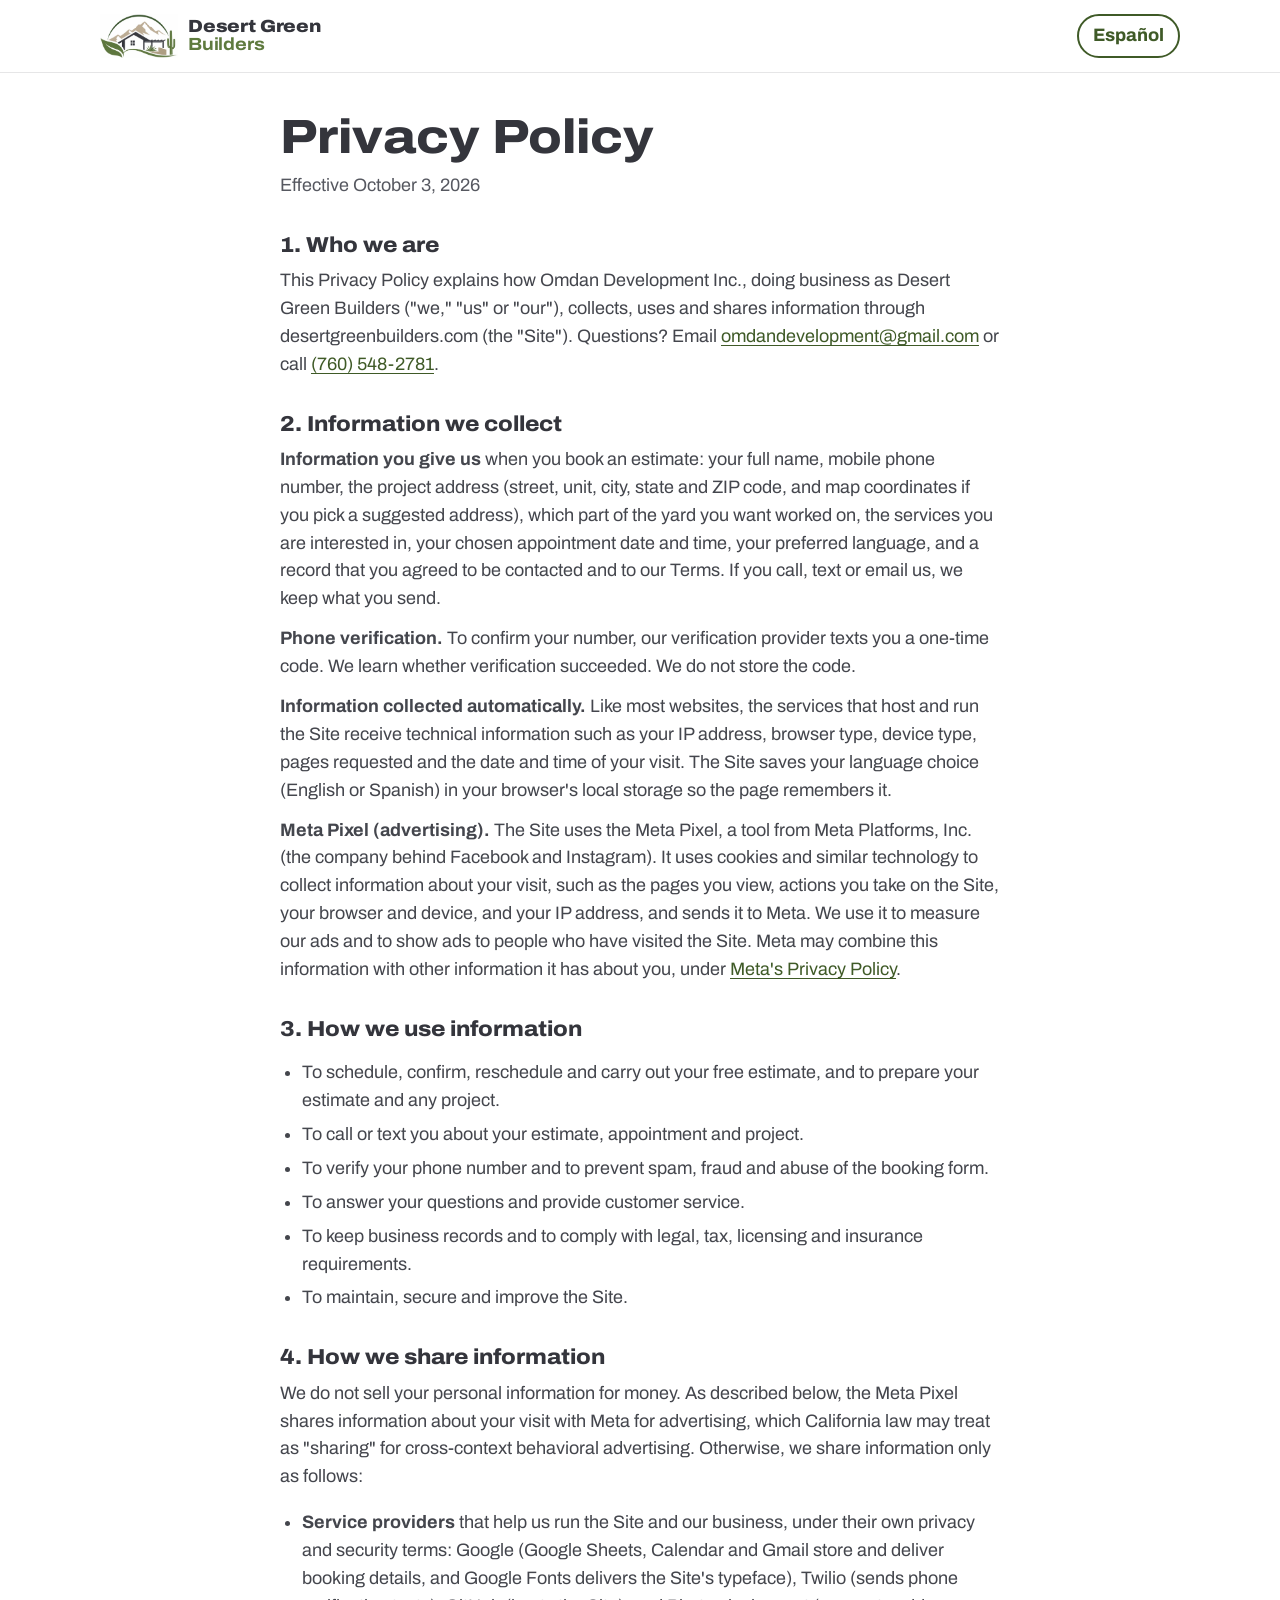
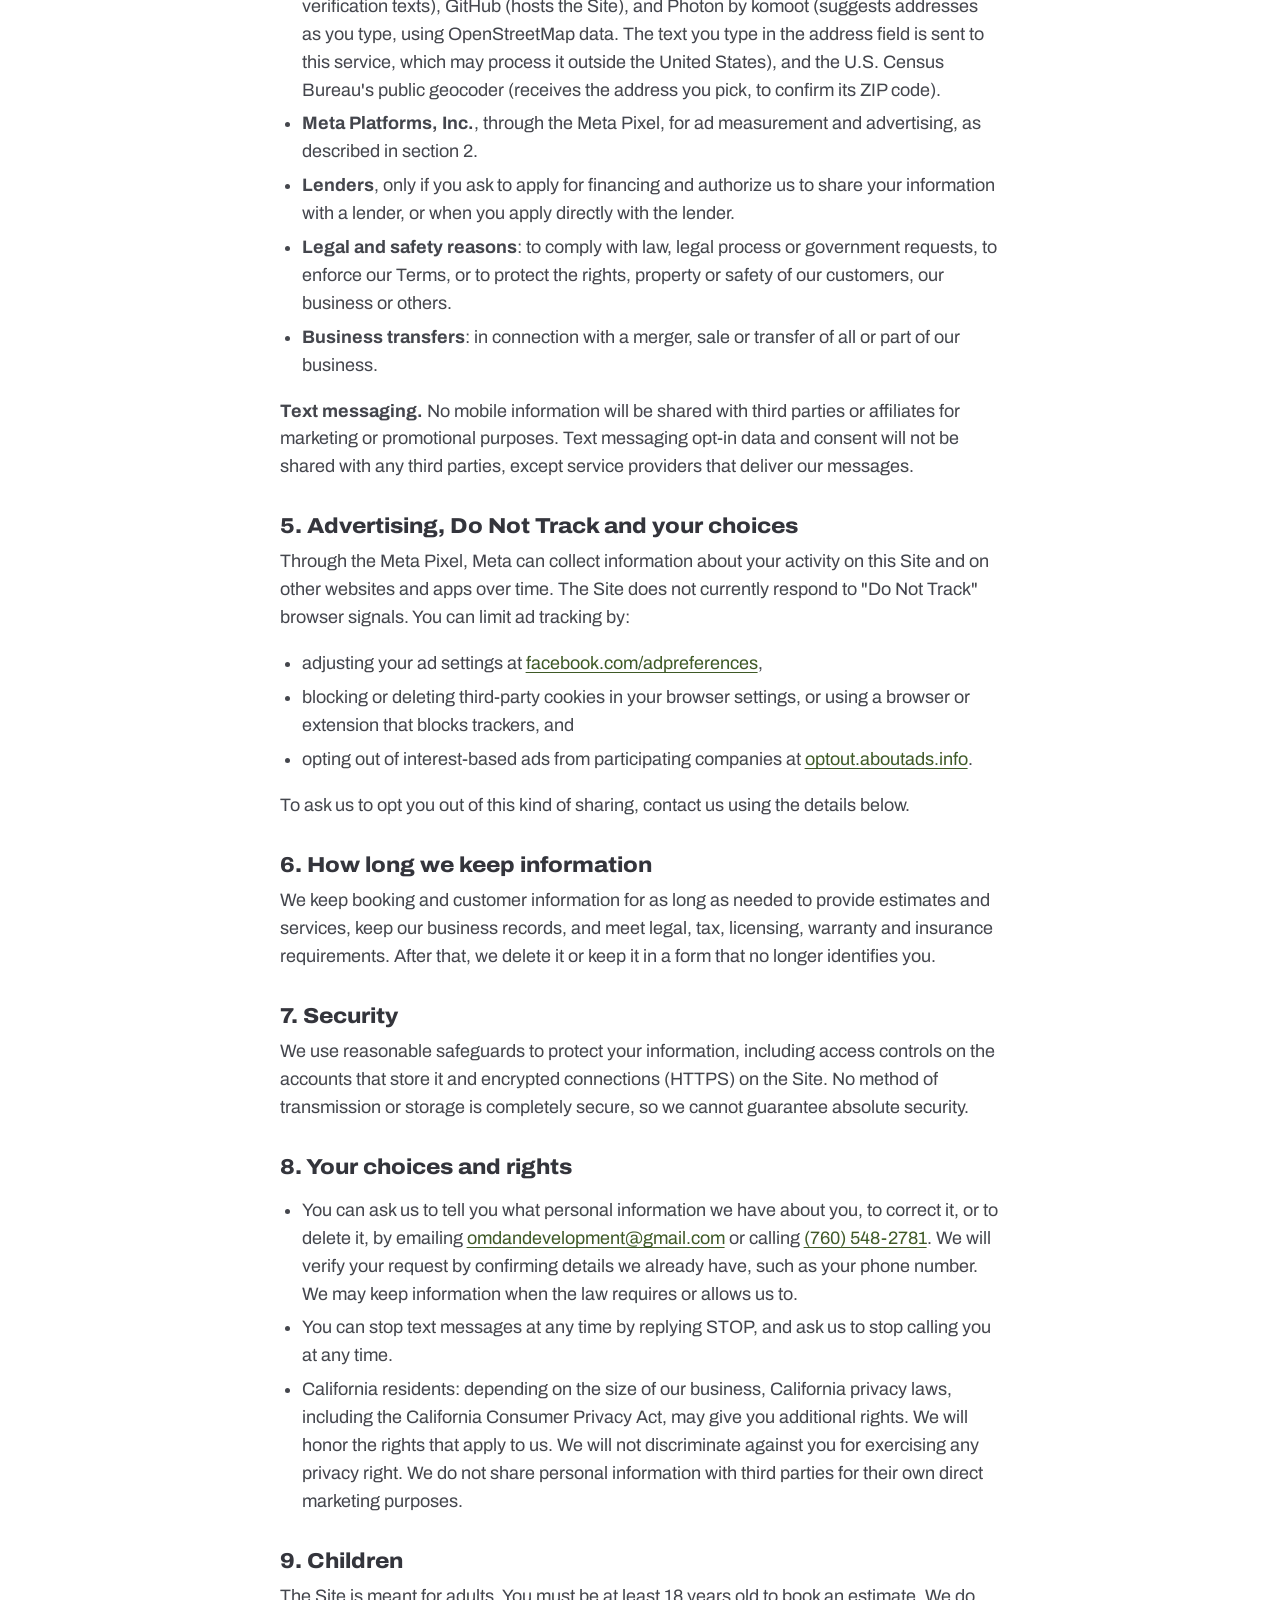
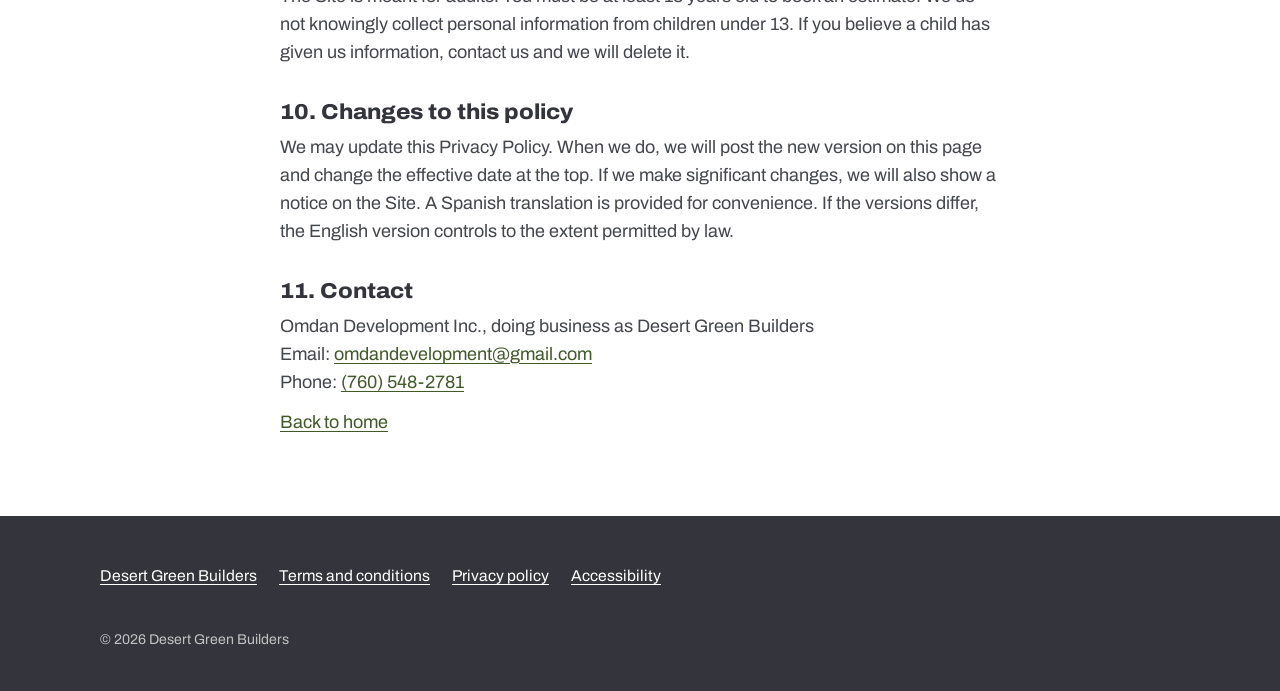
<file: privacy.html>
<!doctype html>
<html lang="en" data-title-es="Política de privacidad | Desert Green Builders" data-desc-es="Cómo Desert Green Builders recopila, usa y protege su información.">
<head>
  <meta charset="utf-8">
  <meta name="viewport" content="width=device-width, initial-scale=1, viewport-fit=cover">
  <title>Privacy Policy | Desert Green Builders</title>
  <meta name="description" content="How Desert Green Builders collects, uses and protects your information.">
  <link rel="canonical" href="https://desertgreenbuilders.com/privacy">
  <meta name="theme-color" content="#3F5A27">
  <link rel="icon" href="/favicon.ico" sizes="any">
  <link rel="apple-touch-icon" href="/apple-touch-icon.png">
  <link rel="preconnect" href="https://fonts.googleapis.com">
  <link rel="preconnect" href="https://fonts.gstatic.com" crossorigin>
  <link href="https://fonts.googleapis.com/css2?family=Archivo:wdth,wght@62..125,100..900&display=swap" rel="stylesheet">
  <link rel="stylesheet" href="assets/css/styles.css?v=202610141425">
  <!-- Meta Pixel Code -->
  <script>
  !function(f,b,e,v,n,t,s)
  {if(f.fbq)return;n=f.fbq=function(){n.callMethod?
  n.callMethod.apply(n,arguments):n.queue.push(arguments)};
  if(!f._fbq)f._fbq=n;n.push=n;n.loaded=!0;n.version='2.0';
  n.queue=[];t=b.createElement(e);t.async=!0;
  t.src=v;s=b.getElementsByTagName(e)[0];
  s.parentNode.insertBefore(t,s)}(window, document,'script',
  'https://connect.facebook.net/en_US/fbevents.js');
  fbq('init', '1041541538324909');
  fbq('track', 'PageView');
  </script>
  <noscript><img height="1" width="1" style="display:none"
  src="https://www.facebook.com/tr?id=1041541538324909&ev=PageView&noscript=1"
  /></noscript>
  <!-- End Meta Pixel Code -->
</head>
<body class="legal-page">
  <a class="skip-link" href="#main" data-i18n="skip">Skip to content</a>
  <header class="legal-header">
    <div class="site-header__inner">
      <a class="brand" href="./">
        <img class="brand__mark" src="assets/img/emblem.webp" width="480" height="265" alt="">
        <span class="brand__name">Desert Green <span>Builders</span></span>
      </a>
      <button class="lang-toggle" type="button" data-lang-toggle><span data-i18n="lang.switch">Español</span></button>
    </div>
  </header>

  <main id="main" class="legal">
    <!-- ENGLISH -->
    <article data-lang-block="en">
      <h1>Privacy Policy</h1>
      <p class="updated">Effective October 3, 2026</p>

      <h2>1. Who we are</h2>
      <p>This Privacy Policy explains how Omdan Development Inc., doing business as Desert Green Builders ("we," "us" or "our"), collects, uses and shares information through desertgreenbuilders.com (the "Site"). Questions? Email <a href="mailto:omdandevelopment@gmail.com">omdandevelopment@gmail.com</a> or call <a href="tel:+17605482781">(760) 548-2781</a>.</p>

      <h2>2. Information we collect</h2>
      <p><strong>Information you give us</strong> when you book an estimate: your full name, mobile phone number, the project address (street, unit, city, state and ZIP code, and map coordinates if you pick a suggested address), which part of the yard you want worked on, the services you are interested in, your chosen appointment date and time, your preferred language, and a record that you agreed to be contacted and to our Terms. If you call, text or email us, we keep what you send.</p>
      <p><strong>Phone verification.</strong> To confirm your number, our verification provider texts you a one-time code. We learn whether verification succeeded. We do not store the code.</p>
      <p><strong>Information collected automatically.</strong> Like most websites, the services that host and run the Site receive technical information such as your IP address, browser type, device type, pages requested and the date and time of your visit. The Site saves your language choice (English or Spanish) in your browser's local storage so the page remembers it.</p>
      <p><strong>Meta Pixel (advertising).</strong> The Site uses the Meta Pixel, a tool from Meta Platforms, Inc. (the company behind Facebook and Instagram). It uses cookies and similar technology to collect information about your visit, such as the pages you view, actions you take on the Site, your browser and device, and your IP address, and sends it to Meta. We use it to measure our ads and to show ads to people who have visited the Site. Meta may combine this information with other information it has about you, under <a href="https://www.facebook.com/privacy/policy/" target="_blank" rel="noopener">Meta's Privacy Policy</a>.</p>

      <h2>3. How we use information</h2>
      <ul>
        <li>To schedule, confirm, reschedule and carry out your free estimate, and to prepare your estimate and any project.</li>
        <li>To call or text you about your estimate, appointment and project.</li>
        <li>To verify your phone number and to prevent spam, fraud and abuse of the booking form.</li>
        <li>To answer your questions and provide customer service.</li>
        <li>To keep business records and to comply with legal, tax, licensing and insurance requirements.</li>
        <li>To maintain, secure and improve the Site.</li>
      </ul>

      <h2>4. How we share information</h2>
      <p>We do not sell your personal information for money. As described below, the Meta Pixel shares information about your visit with Meta for advertising, which California law may treat as "sharing" for cross-context behavioral advertising. Otherwise, we share information only as follows:</p>
      <ul>
        <li><strong>Service providers</strong> that help us run the Site and our business, under their own privacy and security terms: Google (Google Sheets, Calendar and Gmail store and deliver booking details, and Google Fonts delivers the Site's typeface), Twilio (sends phone verification texts), GitHub (hosts the Site), and Photon by komoot (suggests addresses as you type, using OpenStreetMap data. The text you type in the address field is sent to this service, which may process it outside the United States), and the U.S. Census Bureau's public geocoder (receives the address you pick, to confirm its ZIP code).</li>
        <li><strong>Meta Platforms, Inc.</strong>, through the Meta Pixel, for ad measurement and advertising, as described in section 2.</li>
        <li><strong>Lenders</strong>, only if you ask to apply for financing and authorize us to share your information with a lender, or when you apply directly with the lender.</li>
        <li><strong>Legal and safety reasons</strong>: to comply with law, legal process or government requests, to enforce our Terms, or to protect the rights, property or safety of our customers, our business or others.</li>
        <li><strong>Business transfers</strong>: in connection with a merger, sale or transfer of all or part of our business.</li>
      </ul>
      <p><strong>Text messaging.</strong> No mobile information will be shared with third parties or affiliates for marketing or promotional purposes. Text messaging opt-in data and consent will not be shared with any third parties, except service providers that deliver our messages.</p>

      <h2>5. Advertising, Do Not Track and your choices</h2>
      <p>Through the Meta Pixel, Meta can collect information about your activity on this Site and on other websites and apps over time. The Site does not currently respond to "Do Not Track" browser signals. You can limit ad tracking by:</p>
      <ul>
        <li>adjusting your ad settings at <a href="https://www.facebook.com/adpreferences" target="_blank" rel="noopener">facebook.com/adpreferences</a>,</li>
        <li>blocking or deleting third-party cookies in your browser settings, or using a browser or extension that blocks trackers, and</li>
        <li>opting out of interest-based ads from participating companies at <a href="https://optout.aboutads.info" target="_blank" rel="noopener">optout.aboutads.info</a>.</li>
      </ul>
      <p>To ask us to opt you out of this kind of sharing, contact us using the details below.</p>

      <h2>6. How long we keep information</h2>
      <p>We keep booking and customer information for as long as needed to provide estimates and services, keep our business records, and meet legal, tax, licensing, warranty and insurance requirements. After that, we delete it or keep it in a form that no longer identifies you.</p>

      <h2>7. Security</h2>
      <p>We use reasonable safeguards to protect your information, including access controls on the accounts that store it and encrypted connections (HTTPS) on the Site. No method of transmission or storage is completely secure, so we cannot guarantee absolute security.</p>

      <h2>8. Your choices and rights</h2>
      <ul>
        <li>You can ask us to tell you what personal information we have about you, to correct it, or to delete it, by emailing <a href="mailto:omdandevelopment@gmail.com">omdandevelopment@gmail.com</a> or calling <a href="tel:+17605482781">(760) 548-2781</a>. We will verify your request by confirming details we already have, such as your phone number. We may keep information when the law requires or allows us to.</li>
        <li>You can stop text messages at any time by replying STOP, and ask us to stop calling you at any time.</li>
        <li>California residents: depending on the size of our business, California privacy laws, including the California Consumer Privacy Act, may give you additional rights. We will honor the rights that apply to us. We will not discriminate against you for exercising any privacy right. We do not share personal information with third parties for their own direct marketing purposes.</li>
      </ul>

      <h2>9. Children</h2>
      <p>The Site is meant for adults. You must be at least 18 years old to book an estimate. We do not knowingly collect personal information from children under 13. If you believe a child has given us information, contact us and we will delete it.</p>

      <h2>10. Changes to this policy</h2>
      <p>We may update this Privacy Policy. When we do, we will post the new version on this page and change the effective date at the top. If we make significant changes, we will also show a notice on the Site. A Spanish translation is provided for convenience. If the versions differ, the English version controls to the extent permitted by law.</p>

      <h2>11. Contact</h2>
      <p>Omdan Development Inc., doing business as Desert Green Builders<br>
        Email: <a href="mailto:omdandevelopment@gmail.com">omdandevelopment@gmail.com</a><br>
        Phone: <a href="tel:+17605482781">(760) 548-2781</a></p>
      <p><a href="./">Back to home</a></p>
    </article>

    <!-- ESPAÑOL -->
    <article data-lang-block="es" lang="es" hidden>
      <h1>Política de privacidad</h1>
      <p class="updated">Vigente a partir del 3 de octubre de 2026</p>

      <h2>1. Quiénes somos</h2>
      <p>Esta Política de privacidad explica cómo Omdan Development Inc., que hace negocios como Desert Green Builders ("nosotros" o "nuestro"), recopila, usa y comparte información por medio de desertgreenbuilders.com (el "Sitio"). ¿Preguntas? Escriba a <a href="mailto:omdandevelopment@gmail.com">omdandevelopment@gmail.com</a> o llame al <a href="tel:+17605482781">(760) 548-2781</a>.</p>

      <h2>2. Información que recopilamos</h2>
      <p><strong>Información que usted nos da</strong> al agendar un estimado: su nombre completo, número de celular, la dirección del proyecto (calle, unidad, ciudad, estado y código postal, y las coordenadas del mapa si escoge una dirección sugerida), qué parte del patio quiere trabajar, los servicios que le interesan, la fecha y hora de cita que escoge, su idioma preferido, y un registro de que aceptó ser contactado y nuestros Términos. Si nos llama, nos manda mensajes o correos, guardamos lo que nos envía.</p>
      <p><strong>Verificación de teléfono.</strong> Para confirmar su número, nuestro proveedor de verificación le envía un código de un solo uso por mensaje de texto. Nosotros sabemos si la verificación funcionó. No guardamos el código.</p>
      <p><strong>Información que se recopila automáticamente.</strong> Como la mayoría de los sitios web, los servicios que alojan y operan el Sitio reciben información técnica como su dirección IP, tipo de navegador, tipo de dispositivo, páginas visitadas y la fecha y hora de su visita. El Sitio guarda su idioma (inglés o español) en el almacenamiento local de su navegador para recordarlo.</p>
      <p><strong>Píxel de Meta (publicidad).</strong> El Sitio usa el Píxel de Meta, una herramienta de Meta Platforms, Inc. (la empresa de Facebook e Instagram). Usa cookies y tecnologías similares para recopilar información sobre su visita, como las páginas que ve, las acciones que hace en el Sitio, su navegador y dispositivo, y su dirección IP, y la envía a Meta. Lo usamos para medir nuestros anuncios y mostrar anuncios a personas que han visitado el Sitio. Meta puede combinar esta información con otra información que tenga sobre usted, según la <a href="https://www.facebook.com/privacy/policy/" target="_blank" rel="noopener">Política de privacidad de Meta</a>.</p>

      <h2>3. Cómo usamos la información</h2>
      <ul>
        <li>Para agendar, confirmar, cambiar y hacer su estimado gratis, y preparar su estimado y cualquier proyecto.</li>
        <li>Para llamarle o mandarle mensajes sobre su estimado, su cita y su proyecto.</li>
        <li>Para verificar su número de teléfono y evitar spam, fraude y abuso del formulario.</li>
        <li>Para contestar sus preguntas y darle servicio al cliente.</li>
        <li>Para llevar los registros del negocio y cumplir con requisitos legales, de impuestos, de licencia y de seguros.</li>
        <li>Para mantener, proteger y mejorar el Sitio.</li>
      </ul>

      <h2>4. Cómo compartimos la información</h2>
      <p>No vendemos su información personal por dinero. Como se explica abajo, el Píxel de Meta comparte información sobre su visita con Meta para publicidad, lo cual la ley de California puede considerar "compartir" para publicidad basada en su actividad en distintos sitios. Fuera de eso, solo compartimos información así:</p>
      <ul>
        <li><strong>Proveedores de servicios</strong> que nos ayudan a operar el Sitio y el negocio, bajo sus propios términos de privacidad y seguridad: Google (Google Sheets, Calendar y Gmail guardan y entregan los datos de la cita, y Google Fonts entrega la tipografía del Sitio), Twilio (envía los mensajes de verificación), GitHub (aloja el Sitio) y Photon de komoot (sugiere direcciones mientras escribe, con datos de OpenStreetMap; el texto que escribe en el campo de dirección se envía a este servicio, que puede procesarlo fuera de Estados Unidos), y el geocodificador público de la Oficina del Censo de EE. UU. (recibe la dirección que usted escoge, para confirmar el código postal).</li>
        <li><strong>Meta Platforms, Inc.</strong>, por medio del Píxel de Meta, para medir y mostrar anuncios, como se explica en la sección 2.</li>
        <li><strong>Prestamistas</strong>, solo si usted pide solicitar financiamiento y nos autoriza a compartir su información con un prestamista, o cuando usted lo solicita directamente con el prestamista.</li>
        <li><strong>Razones legales y de seguridad</strong>: para cumplir con la ley, procesos legales o solicitudes del gobierno, hacer cumplir nuestros Términos, o proteger los derechos, bienes o seguridad de nuestros clientes, nuestro negocio u otras personas.</li>
        <li><strong>Transferencias del negocio</strong>: en caso de fusión, venta o transferencia de todo o parte de nuestro negocio.</li>
      </ul>
      <p><strong>Mensajes de texto.</strong> No compartiremos información móvil con terceros ni afiliados para fines de mercadeo o promoción. Los datos de aceptación y consentimiento para mensajes de texto no se compartirán con terceros, excepto con los proveedores de servicios que entregan nuestros mensajes.</p>

      <h2>5. Publicidad, "No rastrear" y sus opciones</h2>
      <p>Por medio del Píxel de Meta, Meta puede recopilar información sobre su actividad en este Sitio y en otros sitios web y aplicaciones a lo largo del tiempo. Actualmente el Sitio no responde a las señales de "No rastrear" (Do Not Track) del navegador. Puede limitar el seguimiento de anuncios:</p>
      <ul>
        <li>cambiando su configuración de anuncios en <a href="https://www.facebook.com/adpreferences" target="_blank" rel="noopener">facebook.com/adpreferences</a>,</li>
        <li>bloqueando o borrando las cookies de terceros en la configuración de su navegador, o usando un navegador o extensión que bloquee rastreadores, y</li>
        <li>excluyéndose de los anuncios basados en intereses de las empresas participantes en <a href="https://optout.aboutads.info" target="_blank" rel="noopener">optout.aboutads.info</a>.</li>
      </ul>
      <p>Para pedirnos que le excluyamos de este tipo de intercambio de datos, comuníquese con nosotros con los datos de abajo.</p>

      <h2>6. Cuánto tiempo guardamos la información</h2>
      <p>Guardamos la información de citas y clientes el tiempo necesario para dar estimados y servicios, llevar los registros del negocio y cumplir con requisitos legales, de impuestos, de licencia, de garantía y de seguros. Después la borramos o la guardamos de forma que ya no le identifique.</p>

      <h2>7. Seguridad</h2>
      <p>Usamos medidas razonables para proteger su información, incluyendo controles de acceso en las cuentas donde se guarda y conexiones cifradas (HTTPS) en el Sitio. Ningún método de transmisión o almacenamiento es completamente seguro, así que no podemos garantizar una seguridad absoluta.</p>

      <h2>8. Sus opciones y derechos</h2>
      <ul>
        <li>Puede pedirnos que le digamos qué información personal tenemos sobre usted, que la corrijamos o que la borremos, escribiendo a <a href="mailto:omdandevelopment@gmail.com">omdandevelopment@gmail.com</a> o llamando al <a href="tel:+17605482781">(760) 548-2781</a>. Verificaremos su solicitud confirmando datos que ya tenemos, como su número de teléfono. Podemos guardar información cuando la ley lo exige o lo permite.</li>
        <li>Puede dejar de recibir mensajes de texto en cualquier momento respondiendo STOP, y pedirnos en cualquier momento que dejemos de llamarle.</li>
        <li>Residentes de California: dependiendo del tamaño de nuestro negocio, las leyes de privacidad de California, incluyendo la Ley de Privacidad del Consumidor de California (CCPA), pueden darle derechos adicionales. Respetaremos los derechos que nos apliquen. No le discriminaremos por ejercer ningún derecho de privacidad. No compartimos información personal con terceros para sus propios fines de mercadeo directo.</li>
      </ul>

      <h2>9. Menores de edad</h2>
      <p>El Sitio es para adultos. Debe tener al menos 18 años para agendar un estimado. No recopilamos a sabiendas información personal de menores de 13 años. Si cree que un menor nos dio información, comuníquese con nosotros y la borraremos.</p>

      <h2>10. Cambios a esta política</h2>
      <p>Podemos actualizar esta Política de privacidad. Cuando lo hagamos, publicaremos la nueva versión en esta página y cambiaremos la fecha de vigencia arriba. Si hacemos cambios importantes, también mostraremos un aviso en el Sitio. Esta traducción al español se ofrece por conveniencia. Si las versiones no coinciden, prevalece la versión en inglés en la medida permitida por la ley.</p>

      <h2>11. Contacto</h2>
      <p>Omdan Development Inc., que hace negocios como Desert Green Builders<br>
        Correo: <a href="mailto:omdandevelopment@gmail.com">omdandevelopment@gmail.com</a><br>
        Teléfono: <a href="tel:+17605482781">(760) 548-2781</a></p>
      <p><a href="./">Volver al inicio</a></p>
    </article>
  </main>

  <footer class="site-footer">
    <div class="wrap site-footer__inner">
      <nav class="site-footer__links" aria-label="Legal">
        <a href="./">Desert Green Builders</a>
        <a href="terms" data-i18n="foot.terms">Terms and conditions</a>
        <a href="privacy" data-i18n="foot.privacy">Privacy policy</a>
        <a href="accessibility" data-i18n="foot.a11y">Accessibility</a>
      </nav>
      <p class="site-footer__copy">© <span data-year></span> Desert Green Builders</p>
    </div>
  </footer>
  <script src="assets/js/attribution.js?v=202610141425"></script>
  <script src="assets/js/config.js?v=202610141425"></script>
  <script src="assets/js/i18n.js?v=202610141425"></script>
  <script src="assets/js/legal.js?v=202610141425" defer></script>
</body>
</html>
</file>
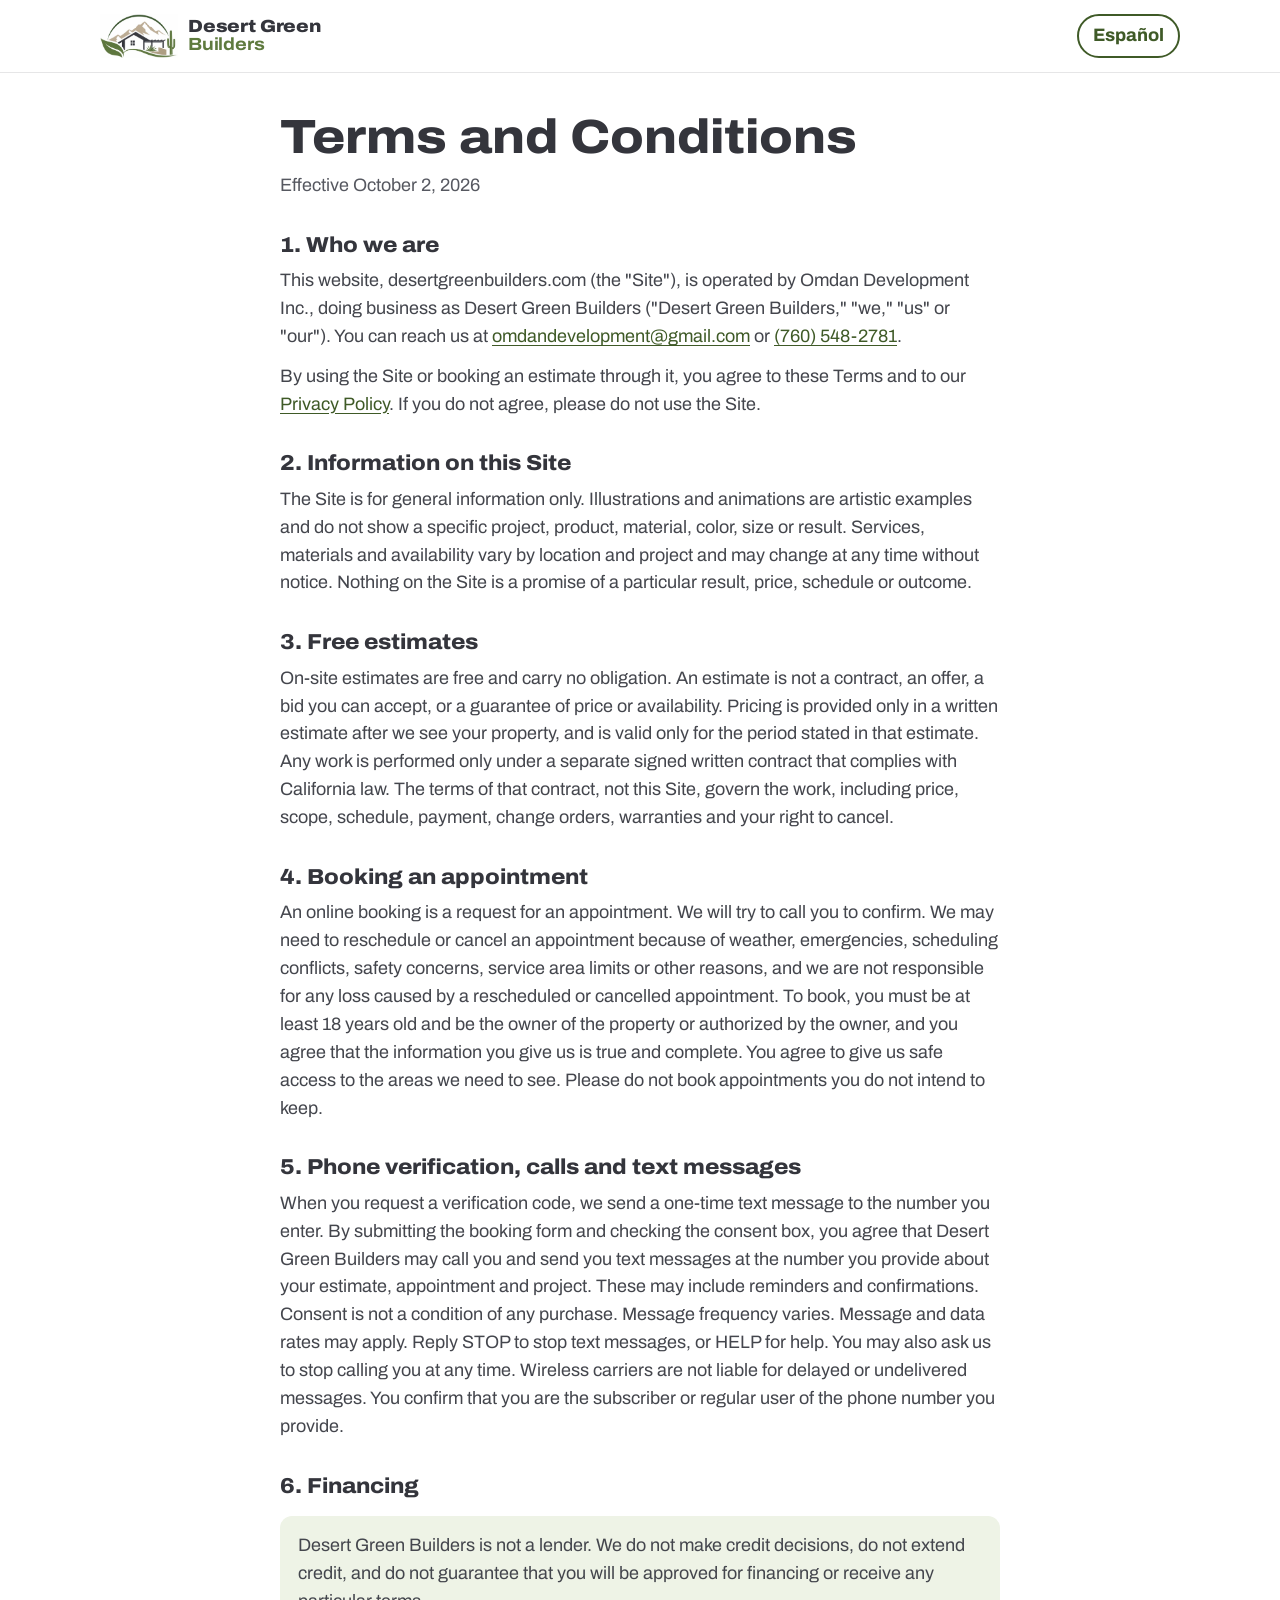
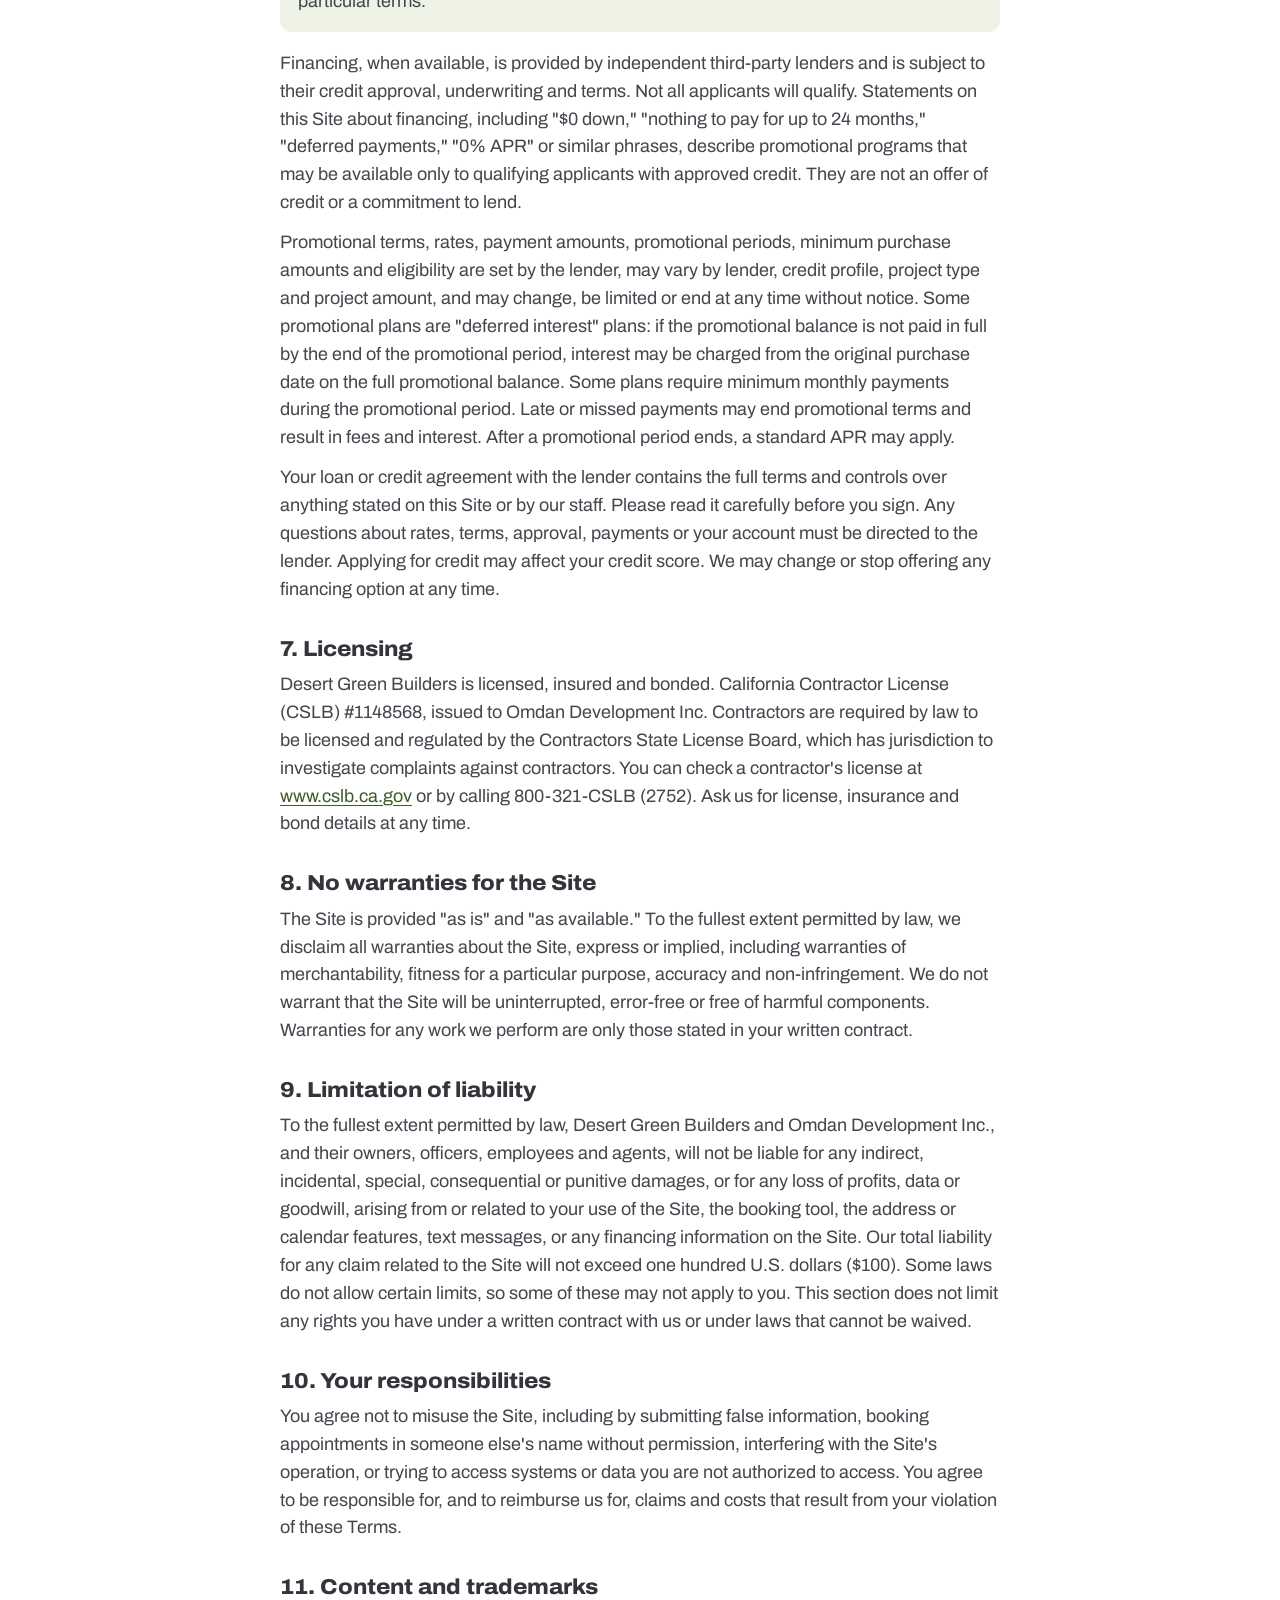
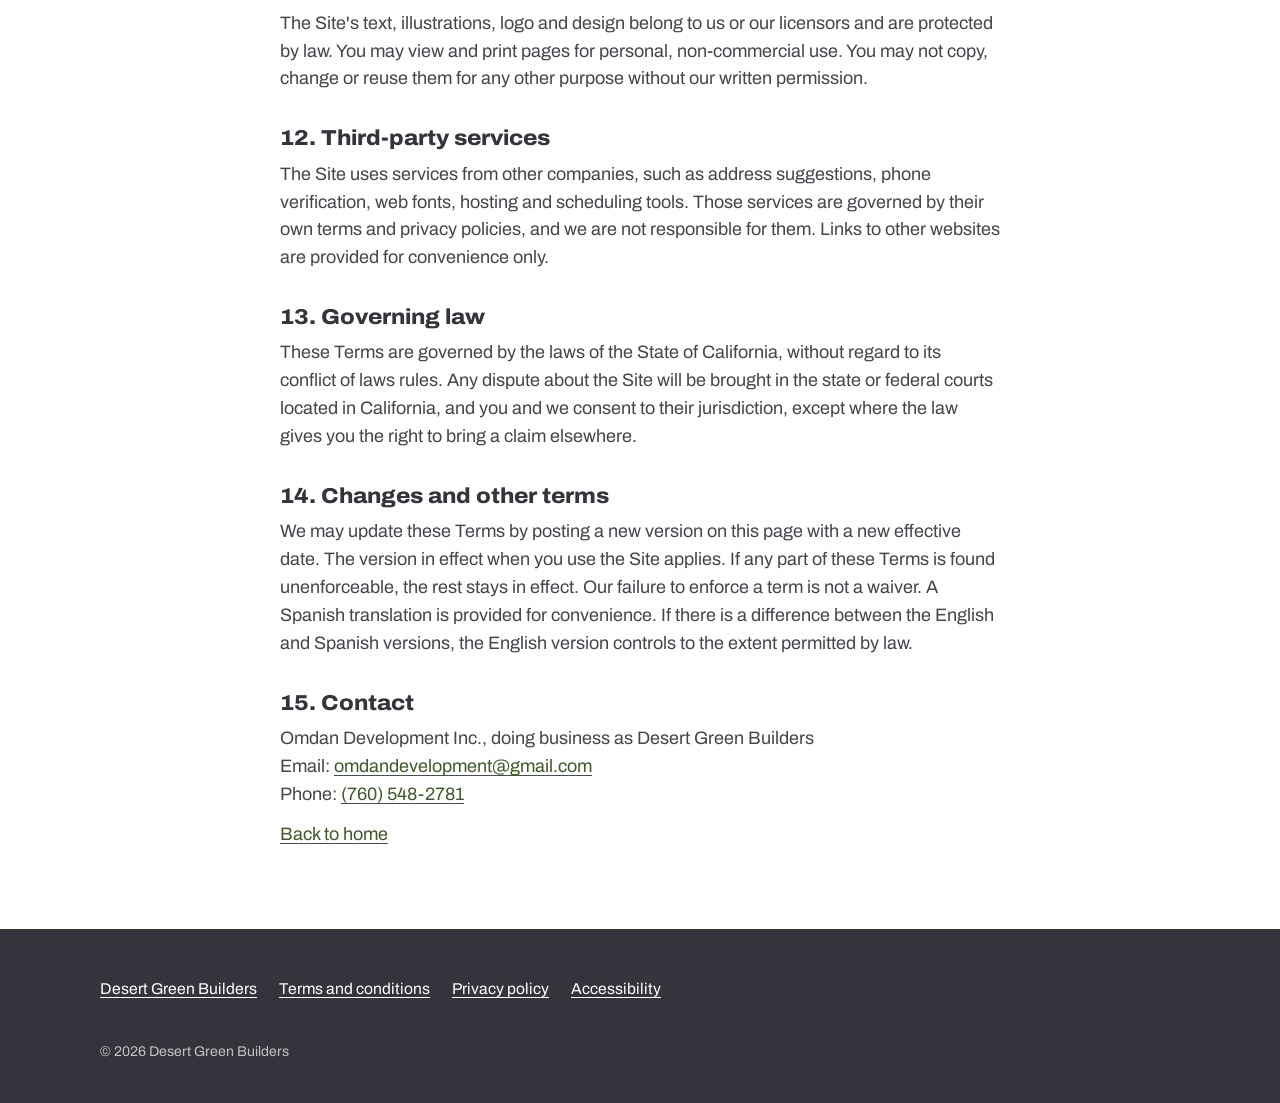
<file: terms.html>
<!doctype html>
<html lang="en" data-title-es="Términos y condiciones | Desert Green Builders" data-desc-es="Términos y condiciones de uso del sitio web de Desert Green Builders.">
<head>
  <meta charset="utf-8">
  <meta name="viewport" content="width=device-width, initial-scale=1, viewport-fit=cover">
  <title>Terms and Conditions | Desert Green Builders</title>
  <meta name="description" content="Terms and conditions for using the Desert Green Builders website.">
  <link rel="canonical" href="https://desertgreenbuilders.com/terms">
  <meta name="theme-color" content="#3F5A27">
  <link rel="icon" href="/favicon.ico" sizes="any">
  <link rel="apple-touch-icon" href="/apple-touch-icon.png">
  <link rel="preconnect" href="https://fonts.googleapis.com">
  <link rel="preconnect" href="https://fonts.gstatic.com" crossorigin>
  <link href="https://fonts.googleapis.com/css2?family=Archivo:wdth,wght@62..125,100..900&display=swap" rel="stylesheet">
  <link rel="stylesheet" href="assets/css/styles.css?v=202610141425">
  <!-- Meta Pixel Code -->
  <script>
  !function(f,b,e,v,n,t,s)
  {if(f.fbq)return;n=f.fbq=function(){n.callMethod?
  n.callMethod.apply(n,arguments):n.queue.push(arguments)};
  if(!f._fbq)f._fbq=n;n.push=n;n.loaded=!0;n.version='2.0';
  n.queue=[];t=b.createElement(e);t.async=!0;
  t.src=v;s=b.getElementsByTagName(e)[0];
  s.parentNode.insertBefore(t,s)}(window, document,'script',
  'https://connect.facebook.net/en_US/fbevents.js');
  fbq('init', '1041541538324909');
  fbq('track', 'PageView');
  </script>
  <noscript><img height="1" width="1" style="display:none"
  src="https://www.facebook.com/tr?id=1041541538324909&ev=PageView&noscript=1"
  /></noscript>
  <!-- End Meta Pixel Code -->
</head>
<body class="legal-page">
  <a class="skip-link" href="#main" data-i18n="skip">Skip to content</a>
  <header class="legal-header">
    <div class="site-header__inner">
      <a class="brand" href="./">
        <img class="brand__mark" src="assets/img/emblem.webp" width="480" height="265" alt="">
        <span class="brand__name">Desert Green <span>Builders</span></span>
      </a>
      <button class="lang-toggle" type="button" data-lang-toggle><span data-i18n="lang.switch">Español</span></button>
    </div>
  </header>

  <main id="main" class="legal">
    <!-- ENGLISH -->
    <article data-lang-block="en">
      <h1>Terms and Conditions</h1>
      <p class="updated">Effective October 2, 2026</p>

      <h2 id="who">1. Who we are</h2>
      <p>This website, desertgreenbuilders.com (the "Site"), is operated by Omdan Development Inc., doing business as Desert Green Builders ("Desert Green Builders," "we," "us" or "our"). You can reach us at <a href="mailto:omdandevelopment@gmail.com">omdandevelopment@gmail.com</a> or <a href="tel:+17605482781">(760) 548-2781</a>.</p>
      <p>By using the Site or booking an estimate through it, you agree to these Terms and to our <a href="privacy">Privacy Policy</a>. If you do not agree, please do not use the Site.</p>

      <h2 id="info">2. Information on this Site</h2>
      <p>The Site is for general information only. Illustrations and animations are artistic examples and do not show a specific project, product, material, color, size or result. Services, materials and availability vary by location and project and may change at any time without notice. Nothing on the Site is a promise of a particular result, price, schedule or outcome.</p>

      <h2 id="estimates">3. Free estimates</h2>
      <p>On-site estimates are free and carry no obligation. An estimate is not a contract, an offer, a bid you can accept, or a guarantee of price or availability. Pricing is provided only in a written estimate after we see your property, and is valid only for the period stated in that estimate. Any work is performed only under a separate signed written contract that complies with California law. The terms of that contract, not this Site, govern the work, including price, scope, schedule, payment, change orders, warranties and your right to cancel.</p>

      <h2 id="booking">4. Booking an appointment</h2>
      <p>An online booking is a request for an appointment. We will try to call you to confirm. We may need to reschedule or cancel an appointment because of weather, emergencies, scheduling conflicts, safety concerns, service area limits or other reasons, and we are not responsible for any loss caused by a rescheduled or cancelled appointment. To book, you must be at least 18 years old and be the owner of the property or authorized by the owner, and you agree that the information you give us is true and complete. You agree to give us safe access to the areas we need to see. Please do not book appointments you do not intend to keep.</p>

      <h2 id="messages">5. Phone verification, calls and text messages</h2>
      <p>When you request a verification code, we send a one-time text message to the number you enter. By submitting the booking form and checking the consent box, you agree that Desert Green Builders may call you and send you text messages at the number you provide about your estimate, appointment and project. These may include reminders and confirmations. Consent is not a condition of any purchase. Message frequency varies. Message and data rates may apply. Reply STOP to stop text messages, or HELP for help. You may also ask us to stop calling you at any time. Wireless carriers are not liable for delayed or undelivered messages. You confirm that you are the subscriber or regular user of the phone number you provide.</p>

      <h2 id="financing">6. Financing</h2>
      <div class="callout">
        <p>Desert Green Builders is not a lender. We do not make credit decisions, do not extend credit, and do not guarantee that you will be approved for financing or receive any particular terms.</p>
      </div>
      <p>Financing, when available, is provided by independent third-party lenders and is subject to their credit approval, underwriting and terms. Not all applicants will qualify. Statements on this Site about financing, including "$0 down," "nothing to pay for up to 24 months," "deferred payments," "0% APR" or similar phrases, describe promotional programs that may be available only to qualifying applicants with approved credit. They are not an offer of credit or a commitment to lend.</p>
      <p>Promotional terms, rates, payment amounts, promotional periods, minimum purchase amounts and eligibility are set by the lender, may vary by lender, credit profile, project type and project amount, and may change, be limited or end at any time without notice. Some promotional plans are "deferred interest" plans: if the promotional balance is not paid in full by the end of the promotional period, interest may be charged from the original purchase date on the full promotional balance. Some plans require minimum monthly payments during the promotional period. Late or missed payments may end promotional terms and result in fees and interest. After a promotional period ends, a standard APR may apply.</p>
      <p>Your loan or credit agreement with the lender contains the full terms and controls over anything stated on this Site or by our staff. Please read it carefully before you sign. Any questions about rates, terms, approval, payments or your account must be directed to the lender. Applying for credit may affect your credit score. We may change or stop offering any financing option at any time.</p>

      <h2 id="license">7. Licensing</h2>
      <p>Desert Green Builders is licensed, insured and bonded. <span data-license-line hidden></span> Contractors are required by law to be licensed and regulated by the Contractors State License Board, which has jurisdiction to investigate complaints against contractors. You can check a contractor's license at <a href="https://www.cslb.ca.gov" target="_blank" rel="noopener">www.cslb.ca.gov</a> or by calling 800-321-CSLB (2752). Ask us for license, insurance and bond details at any time.</p>

      <h2 id="warranty">8. No warranties for the Site</h2>
      <p>The Site is provided "as is" and "as available." To the fullest extent permitted by law, we disclaim all warranties about the Site, express or implied, including warranties of merchantability, fitness for a particular purpose, accuracy and non-infringement. We do not warrant that the Site will be uninterrupted, error-free or free of harmful components. Warranties for any work we perform are only those stated in your written contract.</p>

      <h2 id="liability">9. Limitation of liability</h2>
      <p>To the fullest extent permitted by law, Desert Green Builders and Omdan Development Inc., and their owners, officers, employees and agents, will not be liable for any indirect, incidental, special, consequential or punitive damages, or for any loss of profits, data or goodwill, arising from or related to your use of the Site, the booking tool, the address or calendar features, text messages, or any financing information on the Site. Our total liability for any claim related to the Site will not exceed one hundred U.S. dollars ($100). Some laws do not allow certain limits, so some of these may not apply to you. This section does not limit any rights you have under a written contract with us or under laws that cannot be waived.</p>

      <h2 id="indemnity">10. Your responsibilities</h2>
      <p>You agree not to misuse the Site, including by submitting false information, booking appointments in someone else's name without permission, interfering with the Site's operation, or trying to access systems or data you are not authorized to access. You agree to be responsible for, and to reimburse us for, claims and costs that result from your violation of these Terms.</p>

      <h2 id="ip">11. Content and trademarks</h2>
      <p>The Site's text, illustrations, logo and design belong to us or our licensors and are protected by law. You may view and print pages for personal, non-commercial use. You may not copy, change or reuse them for any other purpose without our written permission.</p>

      <h2 id="third">12. Third-party services</h2>
      <p>The Site uses services from other companies, such as address suggestions, phone verification, web fonts, hosting and scheduling tools. Those services are governed by their own terms and privacy policies, and we are not responsible for them. Links to other websites are provided for convenience only.</p>

      <h2 id="law">13. Governing law</h2>
      <p>These Terms are governed by the laws of the State of California, without regard to its conflict of laws rules. Any dispute about the Site will be brought in the state or federal courts located in California, and you and we consent to their jurisdiction, except where the law gives you the right to bring a claim elsewhere.</p>

      <h2 id="changes">14. Changes and other terms</h2>
      <p>We may update these Terms by posting a new version on this page with a new effective date. The version in effect when you use the Site applies. If any part of these Terms is found unenforceable, the rest stays in effect. Our failure to enforce a term is not a waiver. A Spanish translation is provided for convenience. If there is a difference between the English and Spanish versions, the English version controls to the extent permitted by law.</p>

      <h2 id="contact">15. Contact</h2>
      <p>Omdan Development Inc., doing business as Desert Green Builders<br>
        Email: <a href="mailto:omdandevelopment@gmail.com">omdandevelopment@gmail.com</a><br>
        Phone: <a href="tel:+17605482781">(760) 548-2781</a></p>
      <p><a href="./">Back to home</a></p>
    </article>

    <!-- ESPAÑOL -->
    <article data-lang-block="es" lang="es" hidden>
      <h1>Términos y condiciones</h1>
      <p class="updated">Vigentes a partir del 2 de octubre de 2026</p>

      <h2>1. Quiénes somos</h2>
      <p>Este sitio web, desertgreenbuilders.com (el "Sitio"), es operado por Omdan Development Inc., que hace negocios como Desert Green Builders ("Desert Green Builders", "nosotros" o "nuestro"). Puede comunicarse con nosotros en <a href="mailto:omdandevelopment@gmail.com">omdandevelopment@gmail.com</a> o al <a href="tel:+17605482781">(760) 548-2781</a>.</p>
      <p>Al usar el Sitio o agendar un estimado por medio de él, usted acepta estos Términos y nuestra <a href="privacy">Política de privacidad</a>. Si no está de acuerdo, por favor no use el Sitio.</p>

      <h2>2. Información en este Sitio</h2>
      <p>El Sitio es solo para información general. Las ilustraciones y animaciones son ejemplos artísticos y no muestran un proyecto, producto, material, color, tamaño o resultado específico. Los servicios, materiales y disponibilidad varían según la ubicación y el proyecto, y pueden cambiar en cualquier momento sin aviso. Nada en el Sitio es una promesa de un resultado, precio, calendario o desenlace en particular.</p>

      <h2>3. Estimados gratis</h2>
      <p>Los estimados en su propiedad son gratis y sin ningún compromiso. Un estimado no es un contrato, una oferta, una propuesta que usted pueda aceptar, ni una garantía de precio o disponibilidad. Los precios se dan solo en un estimado por escrito después de ver su propiedad y son válidos solo por el período indicado en ese estimado. Cualquier trabajo se realiza solo bajo un contrato por escrito, firmado por separado, que cumpla con las leyes de California. Los términos de ese contrato, y no este Sitio, rigen el trabajo, incluyendo precio, alcance, calendario, pagos, órdenes de cambio, garantías y su derecho a cancelar.</p>

      <h2>4. Cómo agendar una cita</h2>
      <p>Agendar en línea es una solicitud de cita. Intentaremos llamarle para confirmar. Es posible que necesitemos cambiar o cancelar una cita por el clima, emergencias, conflictos de horario, razones de seguridad, límites de nuestra área de servicio u otras razones, y no somos responsables por ninguna pérdida causada por una cita cambiada o cancelada. Para agendar, usted debe tener al menos 18 años y ser el dueño de la propiedad o tener autorización del dueño, y acepta que la información que nos da es verdadera y completa. Usted acepta darnos acceso seguro a las áreas que necesitamos ver. Por favor no agende citas que no piensa cumplir.</p>

      <h2>5. Verificación de teléfono, llamadas y mensajes de texto</h2>
      <p>Cuando usted pide un código de verificación, enviamos un mensaje de texto de un solo uso al número que escribe. Al enviar el formulario y marcar la casilla de consentimiento, usted acepta que Desert Green Builders le llame y le envíe mensajes de texto al número que nos da sobre su estimado, su cita y su proyecto, incluyendo recordatorios y confirmaciones. Dar su consentimiento no es condición de ninguna compra. La frecuencia de los mensajes varía. Pueden aplicar tarifas de mensajes y datos. Responda STOP para dejar de recibir mensajes de texto o HELP para recibir ayuda. También puede pedirnos en cualquier momento que dejemos de llamarle. Las compañías de telefonía no son responsables por mensajes retrasados o no entregados. Usted confirma que es el titular o usuario habitual del número de teléfono que nos da.</p>

      <h2 id="financiamiento">6. Financiamiento</h2>
      <div class="callout">
        <p>Desert Green Builders no es un prestamista. No tomamos decisiones de crédito, no otorgamos crédito y no garantizamos que usted sea aprobado para financiamiento ni que reciba algún término en particular.</p>
      </div>
      <p>El financiamiento, cuando está disponible, lo ofrecen prestamistas externos independientes y está sujeto a su aprobación de crédito, evaluación y términos. No todos los solicitantes califican. Lo que dice este Sitio sobre financiamiento, incluyendo "$0 de enganche", "nada que pagar hasta por 24 meses", "pagos diferidos", "0% APR" o frases parecidas, describe programas promocionales que pueden estar disponibles solo para solicitantes que califiquen y tengan crédito aprobado. No son una oferta de crédito ni un compromiso de prestar.</p>
      <p>Los términos promocionales, tasas, montos de pago, períodos promocionales, montos mínimos de compra y requisitos los fija el prestamista, pueden variar según el prestamista, el historial de crédito, el tipo y el monto del proyecto, y pueden cambiar, limitarse o terminar en cualquier momento sin aviso. Algunos planes promocionales son de "interés diferido": si el saldo promocional no se paga por completo antes de que termine el período promocional, se pueden cobrar intereses desde la fecha original de compra sobre todo el saldo promocional. Algunos planes requieren pagos mínimos mensuales durante el período promocional. Los pagos atrasados o no hechos pueden terminar los términos promocionales y generar cargos e intereses. Al terminar un período promocional, puede aplicar una tasa APR normal.</p>
      <p>Su contrato de préstamo o crédito con el prestamista contiene los términos completos y prevalece sobre cualquier cosa dicha en este Sitio o por nuestro personal. Léalo con cuidado antes de firmar. Cualquier pregunta sobre tasas, términos, aprobación, pagos o su cuenta debe hacerse al prestamista. Solicitar crédito puede afectar su puntaje de crédito. Podemos cambiar o dejar de ofrecer cualquier opción de financiamiento en cualquier momento.</p>

      <h2>7. Licencia</h2>
      <p>Desert Green Builders tiene licencia, seguro y fianza. <span data-license-line hidden></span> La ley exige que los contratistas tengan licencia y estén regulados por la Junta Estatal de Licencias de Contratistas (Contractors State License Board), que tiene autoridad para investigar quejas contra contratistas. Puede revisar la licencia de un contratista en <a href="https://www.cslb.ca.gov" target="_blank" rel="noopener">www.cslb.ca.gov</a> o llamando al 800-321-CSLB (2752). Pídanos los datos de licencia, seguro y fianza cuando quiera.</p>

      <h2>8. Sin garantías sobre el Sitio</h2>
      <p>El Sitio se ofrece "tal como está" y "según disponibilidad". En la máxima medida permitida por la ley, no damos ninguna garantía sobre el Sitio, expresa o implícita, incluyendo garantías de comerciabilidad, idoneidad para un propósito específico, exactitud y no infracción. No garantizamos que el Sitio funcione sin interrupciones, sin errores o sin componentes dañinos. Las garantías de cualquier trabajo que hagamos son solo las que aparecen en su contrato por escrito.</p>

      <h2>9. Límite de responsabilidad</h2>
      <p>En la máxima medida permitida por la ley, Desert Green Builders y Omdan Development Inc., y sus dueños, directivos, empleados y agentes, no serán responsables por daños indirectos, incidentales, especiales, consecuentes o punitivos, ni por pérdida de ganancias, datos o reputación, que resulten de o estén relacionados con su uso del Sitio, la herramienta para agendar, las funciones de dirección o calendario, los mensajes de texto o cualquier información de financiamiento en el Sitio. Nuestra responsabilidad total por cualquier reclamo relacionado con el Sitio no pasará de cien dólares estadounidenses ($100). Algunas leyes no permiten ciertos límites, así que algunos podrían no aplicarle. Esta sección no limita ningún derecho que usted tenga bajo un contrato por escrito con nosotros o bajo leyes que no se pueden renunciar.</p>

      <h2>10. Sus responsabilidades</h2>
      <p>Usted acepta no hacer mal uso del Sitio, incluyendo enviar información falsa, agendar citas a nombre de otra persona sin permiso, interferir con el funcionamiento del Sitio o intentar entrar a sistemas o datos sin autorización. Usted acepta ser responsable por los reclamos y costos que resulten de no cumplir estos Términos, y reembolsárnoslos.</p>

      <h2>11. Contenido y marcas</h2>
      <p>Los textos, ilustraciones, logotipo y diseño del Sitio son nuestros o de quienes nos dan licencia, y están protegidos por la ley. Puede ver e imprimir páginas para uso personal y no comercial. No puede copiarlos, cambiarlos ni usarlos para ningún otro propósito sin nuestro permiso por escrito.</p>

      <h2>12. Servicios de terceros</h2>
      <p>El Sitio usa servicios de otras empresas, como sugerencias de direcciones, verificación de teléfono, tipografías web, alojamiento y herramientas de calendario. Esos servicios se rigen por sus propios términos y políticas de privacidad, y no somos responsables por ellos. Los enlaces a otros sitios web se ofrecen solo por conveniencia.</p>

      <h2>13. Ley aplicable</h2>
      <p>Estos Términos se rigen por las leyes del Estado de California, sin tomar en cuenta sus reglas sobre conflictos de leyes. Cualquier disputa sobre el Sitio se presentará ante los tribunales estatales o federales ubicados en California, y usted y nosotros aceptamos su jurisdicción, salvo cuando la ley le dé a usted el derecho de presentar un reclamo en otro lugar.</p>

      <h2>14. Cambios y otros términos</h2>
      <p>Podemos actualizar estos Términos publicando una nueva versión en esta página con una nueva fecha de vigencia. Aplica la versión vigente cuando usted usa el Sitio. Si alguna parte de estos Términos no se puede hacer cumplir, el resto sigue vigente. Que no hagamos cumplir un término no significa que renunciemos a él. Esta traducción al español se ofrece por conveniencia. Si hay alguna diferencia entre la versión en inglés y la versión en español, prevalece la versión en inglés en la medida permitida por la ley.</p>

      <h2>15. Contacto</h2>
      <p>Omdan Development Inc., que hace negocios como Desert Green Builders<br>
        Correo: <a href="mailto:omdandevelopment@gmail.com">omdandevelopment@gmail.com</a><br>
        Teléfono: <a href="tel:+17605482781">(760) 548-2781</a></p>
      <p><a href="./">Volver al inicio</a></p>
    </article>
  </main>

  <footer class="site-footer">
    <div class="wrap site-footer__inner">
      <nav class="site-footer__links" aria-label="Legal">
        <a href="./">Desert Green Builders</a>
        <a href="terms" data-i18n="foot.terms">Terms and conditions</a>
        <a href="privacy" data-i18n="foot.privacy">Privacy policy</a>
        <a href="accessibility" data-i18n="foot.a11y">Accessibility</a>
      </nav>
      <p class="site-footer__copy">© <span data-year></span> Desert Green Builders</p>
    </div>
  </footer>
  <script src="assets/js/attribution.js?v=202610141425"></script>
  <script src="assets/js/config.js?v=202610141425"></script>
  <script src="assets/js/i18n.js?v=202610141425"></script>
  <script src="assets/js/legal.js?v=202610141425" defer></script>
</body>
</html>
</file>
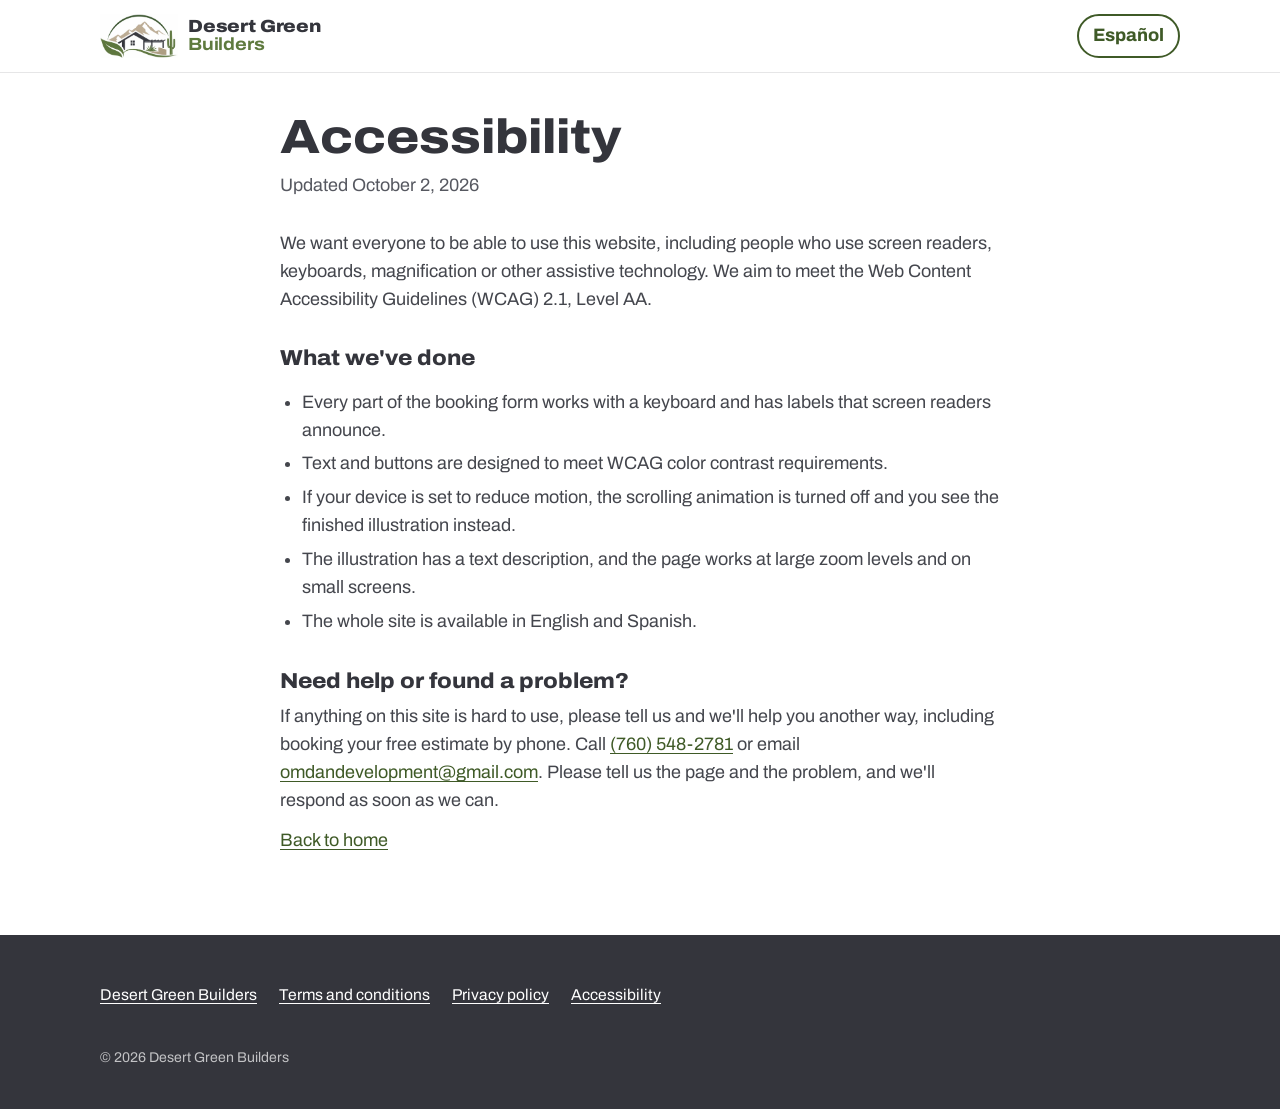
<file: roofing/accessibility.html>
<!doctype html>
<html lang="en" data-title-es="Accesibilidad | Desert Green Builders" data-desc-es="El compromiso de Desert Green Builders con la accesibilidad.">
<head>
  <meta charset="utf-8">
  <meta name="viewport" content="width=device-width, initial-scale=1, viewport-fit=cover">
  <title>Accessibility | Desert Green Builders</title>
  <meta name="description" content="Desert Green Builders' commitment to accessibility.">
  <link rel="canonical" href="https://desertgreenbuilders.com/roofing/accessibility">
  <meta name="theme-color" content="#3F5A27">
  <link rel="icon" href="/favicon.ico" sizes="any">
  <link rel="apple-touch-icon" href="/apple-touch-icon.png">
  <link rel="preconnect" href="https://fonts.googleapis.com">
  <link rel="preconnect" href="https://fonts.gstatic.com" crossorigin>
  <link href="https://fonts.googleapis.com/css2?family=Archivo:wdth,wght@62..125,100..900&display=swap" rel="stylesheet">
  <link rel="stylesheet" href="../assets/css/styles.css?v=202610141425">
  <!-- Meta Pixel Code -->
  <script>
  !function(f,b,e,v,n,t,s)
  {if(f.fbq)return;n=f.fbq=function(){n.callMethod?
  n.callMethod.apply(n,arguments):n.queue.push(arguments)};
  if(!f._fbq)f._fbq=n;n.push=n;n.loaded=!0;n.version='2.0';
  n.queue=[];t=b.createElement(e);t.async=!0;
  t.src=v;s=b.getElementsByTagName(e)[0];
  s.parentNode.insertBefore(t,s)}(window, document,'script',
  'https://connect.facebook.net/en_US/fbevents.js');
  fbq('init', '1041541538324909');
  fbq('track', 'PageView');
  </script>
  <noscript><img height="1" width="1" style="display:none"
  src="https://www.facebook.com/tr?id=1041541538324909&ev=PageView&noscript=1"
  /></noscript>
  <!-- End Meta Pixel Code -->
</head>
<body class="legal-page">
  <a class="skip-link" href="#main" data-i18n="skip">Skip to content</a>
  <header class="legal-header">
    <div class="site-header__inner">
      <a class="brand" href="./">
        <img class="brand__mark" src="../assets/img/emblem.webp" width="480" height="265" alt="">
        <span class="brand__name">Desert Green <span>Builders</span></span>
      </a>
      <button class="lang-toggle" type="button" data-lang-toggle><span data-i18n="lang.switch">Español</span></button>
    </div>
  </header>

  <main id="main" class="legal">
    <article data-lang-block="en">
      <h1>Accessibility</h1>
      <p class="updated">Updated October 2, 2026</p>
      <p>We want everyone to be able to use this website, including people who use screen readers, keyboards, magnification or other assistive technology. We aim to meet the Web Content Accessibility Guidelines (WCAG) 2.1, Level AA.</p>
      <h2>What we've done</h2>
      <ul>
        <li>Every part of the booking form works with a keyboard and has labels that screen readers announce.</li>
        <li>Text and buttons are designed to meet WCAG color contrast requirements.</li>
        <li>If your device is set to reduce motion, the scrolling animation is turned off and you see the finished illustration instead.</li>
        <li>The illustration has a text description, and the page works at large zoom levels and on small screens.</li>
        <li>The whole site is available in English and Spanish.</li>
      </ul>
      <h2>Need help or found a problem?</h2>
      <p>If anything on this site is hard to use, please tell us and we'll help you another way, including booking your free estimate by phone. Call <a href="tel:+17605482781">(760) 548-2781</a> or email <a href="mailto:omdandevelopment@gmail.com">omdandevelopment@gmail.com</a>. Please tell us the page and the problem, and we'll respond as soon as we can.</p>
      <p><a href="./">Back to home</a></p>
    </article>

    <article data-lang-block="es" lang="es" hidden>
      <h1>Accesibilidad</h1>
      <p class="updated">Actualizado el 2 de octubre de 2026</p>
      <p>Queremos que todas las personas puedan usar este sitio web, incluyendo quienes usan lectores de pantalla, teclado, ampliación u otras tecnologías de asistencia. Buscamos cumplir con las Pautas de Accesibilidad para el Contenido Web (WCAG) 2.1, nivel AA.</p>
      <h2>Lo que hemos hecho</h2>
      <ul>
        <li>Todo el formulario para agendar funciona con teclado y tiene etiquetas que los lectores de pantalla anuncian.</li>
        <li>Los textos y botones están diseñados para cumplir con los requisitos de contraste de color de WCAG.</li>
        <li>Si su dispositivo está configurado para reducir el movimiento, la animación se apaga y verá la ilustración terminada.</li>
        <li>La ilustración tiene una descripción en texto, y la página funciona con mucho zoom y en pantallas pequeñas.</li>
        <li>Todo el sitio está disponible en inglés y en español.</li>
      </ul>
      <h2>¿Necesita ayuda o encontró un problema?</h2>
      <p>Si algo en este sitio es difícil de usar, díganos y le ayudamos de otra forma, incluyendo agendar su estimado gratis por teléfono. Llame al <a href="tel:+17605482781">(760) 548-2781</a> o escriba a <a href="mailto:omdandevelopment@gmail.com">omdandevelopment@gmail.com</a>. Díganos la página y el problema, y le responderemos lo antes posible.</p>
      <p><a href="./">Volver al inicio</a></p>
    </article>
  </main>

  <footer class="site-footer">
    <div class="wrap site-footer__inner">
      <nav class="site-footer__links" aria-label="Legal">
        <a href="./">Desert Green Builders</a>
        <a href="terms" data-i18n="foot.terms">Terms and conditions</a>
        <a href="privacy" data-i18n="foot.privacy">Privacy policy</a>
        <a href="accessibility" data-i18n="foot.a11y">Accessibility</a>
      </nav>
      <p class="site-footer__copy">© <span data-year></span> Desert Green Builders</p>
    </div>
  </footer>
  <script src="../assets/js/attribution.js?v=202610141425"></script>
  <script src="../assets/js/config.js?v=202610141425"></script>
  <script src="../assets/js/i18n.js?v=202610141425"></script>
  <script src="../assets/js/legal.js?v=202610141425" defer></script>
</body>
</html>
</file>
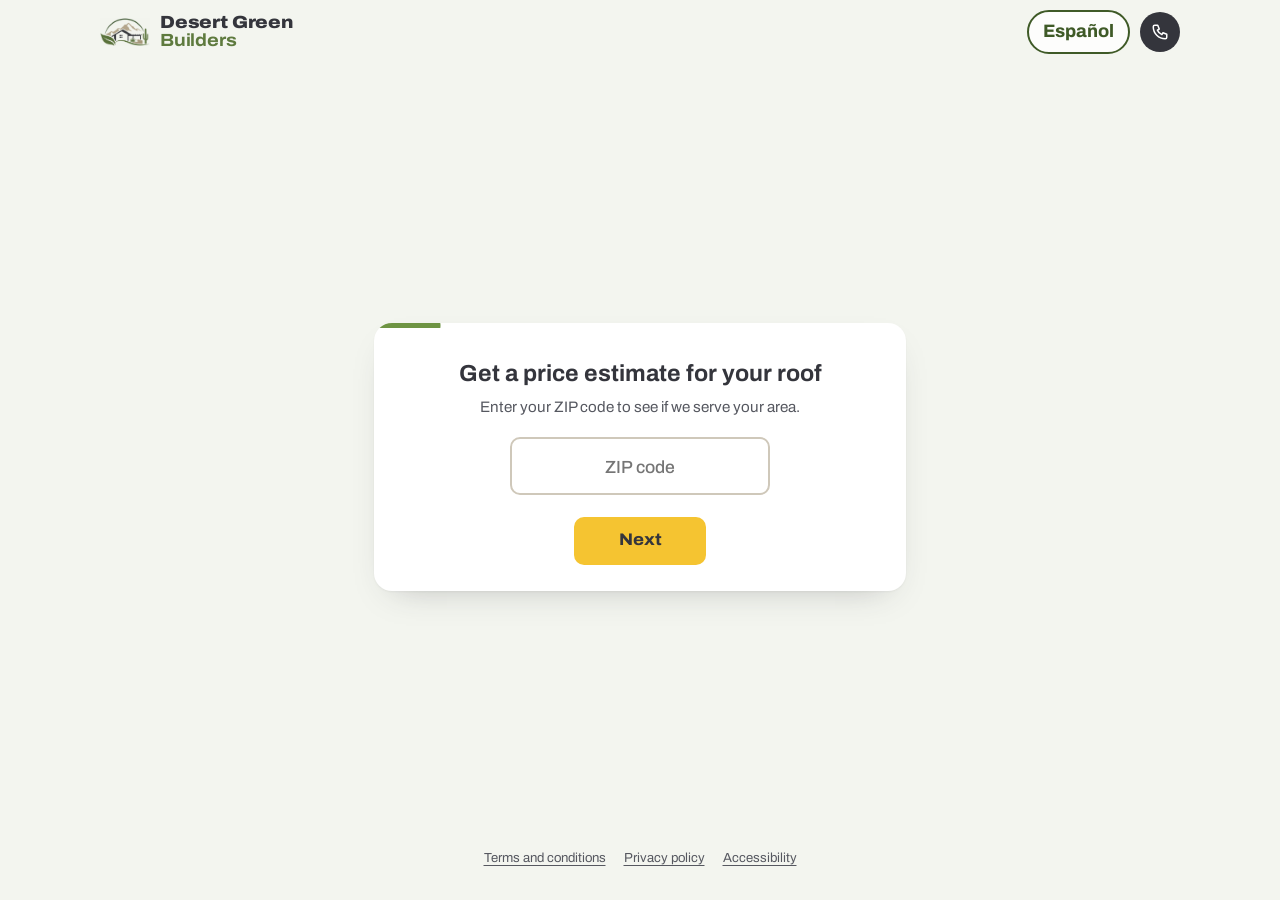
<file: roofing/estimate.html>
<!doctype html>
<html lang="en" data-title-es="Estimado gratis de techo | Desert Green Builders" data-desc-es="Conteste unas preguntas, escoja un día y agende su estimado gratis de techo.">
<head>
  <meta charset="utf-8">
  <meta name="viewport" content="width=device-width, initial-scale=1, viewport-fit=cover">
  <title>Free Roof Estimate | Desert Green Builders</title>
  <meta name="description" content="Answer a few quick questions, pick a day and book your free on-site roof estimate.">
  <link rel="canonical" href="https://desertgreenbuilders.com/roofing/estimate">
  <meta name="theme-color" content="#3F5A27">
  <meta name="color-scheme" content="light">
  <link rel="icon" href="/favicon.ico" sizes="any">
  <link rel="apple-touch-icon" href="/apple-touch-icon.png">
  <link rel="preconnect" href="https://fonts.googleapis.com">
  <link rel="preconnect" href="https://fonts.gstatic.com" crossorigin>
  <link href="https://fonts.googleapis.com/css2?family=Archivo:wdth,wght@62..125,100..900&display=swap" rel="stylesheet">
  <link rel="stylesheet" href="../assets/css/styles.css?v=202610141425">
  <link rel="stylesheet" href="../assets/css/estimate.css?v=202610141425">
  <!-- Meta Pixel Code -->
  <script>
  !function(f,b,e,v,n,t,s)
  {if(f.fbq)return;n=f.fbq=function(){n.callMethod?
  n.callMethod.apply(n,arguments):n.queue.push(arguments)};
  if(!f._fbq)f._fbq=n;n.push=n;n.loaded=!0;n.version='2.0';
  n.queue=[];t=b.createElement(e);t.async=!0;
  t.src=v;s=b.getElementsByTagName(e)[0];
  s.parentNode.insertBefore(t,s)}(window, document,'script',
  'https://connect.facebook.net/en_US/fbevents.js');
  fbq('init', '1041541538324909');
  fbq('track', 'PageView');
  </script>
  <noscript><img height="1" width="1" style="display:none"
  src="https://www.facebook.com/tr?id=1041541538324909&ev=PageView&noscript=1"
  /></noscript>
  <!-- End Meta Pixel Code -->
</head>
<body class="wiz-page">
  <a class="skip-link" href="#main" data-i18n="skip">Skip to content</a>
  <header class="wiz-header">
    <div class="site-header__inner">
      <a class="brand" href="./">
        <img class="brand__mark" src="../assets/img/emblem.webp" width="480" height="265" alt="">
        <span class="brand__name">Desert Green <span>Builders</span></span>
      </a>
      <div class="site-header__actions">
        <button class="lang-toggle" type="button" data-lang-toggle><span data-i18n="lang.switch">Español</span></button>
        <a class="wiz-call" href="tel:+17605482781" data-i18n-attr="aria-label:cta.call" aria-label="Call (760) 548-2781">
          <svg aria-hidden="true" viewBox="0 0 24 24"><path d="M5 3h4l2 5-2.5 1.5a11 11 0 0 0 6 6L16 13l5 2v4a2 2 0 0 1-2 2A16 16 0 0 1 3 5a2 2 0 0 1 2-2Z"/></svg>
        </a>
      </div>
    </div>
  </header>

  <main class="wiz" id="main">
    <div class="wiz__card">
      <div class="wiz__top" id="wizTop">
        <button class="wiz__back" type="button" id="wizBack" data-i18n-attr="aria-label:w.back" aria-label="Back">
          <svg viewBox="0 0 24 24" aria-hidden="true"><path d="m15 5-7 7 7 7"/></svg>
        </button>
        <div class="wiz__bar" aria-hidden="true"><span id="wizBar"></span></div>
        <p class="wiz__count" id="wizCount" aria-live="polite"></p>
      </div>

      <form id="wizard" data-service="roofing" novalidate>
        <!-- 0. ZIP code: do we serve this area? -->
        <section class="wiz-step" data-step="zip">
          <h1 class="wiz-q" tabindex="-1" data-i18n="w.zip.q.roof">Get a price estimate for your roof</h1>
          <p class="wiz-help" data-i18n="w.zip.help">Enter your ZIP code to see if we serve your area.</p>
          <div class="field">
            <label for="zipStart" data-i18n="f.zip">ZIP code</label>
            <input class="zip-big" id="zipStart" name="zipStart" type="text" inputmode="numeric" autocomplete="postal-code" maxlength="5" pattern="[0-9]{5}" data-i18n-attr="placeholder:f.zip" placeholder="ZIP code" aria-describedby="zipStart-err">
            <p class="field__err" id="zipStart-err"></p>
          </div>
          <button class="btn btn--sun btn--block btn--lg wiz-next" type="button" id="zipNext" data-i18n="w.continue">Next</button>
        </section>

        <!-- 1. What they need -->
        <section class="wiz-step" data-step="need" hidden>
          <h1 class="wiz-q" tabindex="-1" data-i18n="w.need.q">What are you looking to get done?</h1>
          <div class="opts" role="radiogroup" aria-label="What are you looking to get done?">
            <label class="opt"><input type="radio" name="need" value="leak-repair">
              <span class="opt__icon" aria-hidden="true"><svg viewBox="0 0 48 48"><path d="M24 6c6 9 11 15 11 22a11 11 0 0 1-22 0c0-7 5-13 11-22Z"/><path d="M19 30a5 5 0 0 0 5 5"/></svg></span>
              <span class="opt__label" data-i18n="w.need.leak">Leak repair</span></label>
            <label class="opt"><input type="radio" name="need" value="replacement">
              <span class="opt__icon" aria-hidden="true"><svg viewBox="0 0 48 48"><path d="M4 24 24 8l20 16"/><path d="M10 20v20h28V20"/><path d="M15 26h18M15 32h18"/></svg></span>
              <span class="opt__label" data-i18n="w.need.replace">Roof replacement</span></label>
            <label class="opt"><input type="radio" name="need" value="fascia-repair">
              <span class="opt__icon" aria-hidden="true"><svg viewBox="0 0 48 48"><path d="M4 18 24 6l20 12"/><rect x="6" y="20" width="36" height="7" rx="1"/><path d="M12 27v14M36 27v14"/></svg></span>
              <span class="opt__label" data-i18n="w.need.fascia">Fascia repair</span></label>
            <label class="opt"><input type="radio" name="need" value="not-sure">
              <span class="opt__icon" aria-hidden="true"><svg viewBox="0 0 48 48"><circle cx="24" cy="24" r="18"/><path d="M19 19a5 5 0 1 1 7 4.6c-1.3.6-2 1.6-2 3V28"/><path d="M24 34v.5"/></svg></span>
              <span class="opt__label" data-i18n="w.notsure">Not sure</span></label>
          </div>
          <button class="btn btn--sun btn--block btn--lg wiz-next" type="button" data-next disabled data-i18n="w.continue">Next</button>
        </section>

        <!-- 2. Roof type -->
        <section class="wiz-step" data-step="type" hidden>
          <h1 class="wiz-q" tabindex="-1" data-i18n="w.type.q">What kind of roof do you have?</h1>
          <div class="opts" role="radiogroup" aria-label="What kind of roof do you have?">
            <label class="opt"><input type="radio" name="type" value="shingle">
              <span class="opt__icon" aria-hidden="true"><svg viewBox="0 0 48 48"><path d="M6 14h36M6 24h36M6 34h36M14 14v10M26 14v10M38 14v10M8 24v10M20 24v10M32 24v10"/></svg></span>
              <span class="opt__label" data-i18n="w.type.shingle">Shingle</span></label>
            <label class="opt"><input type="radio" name="type" value="tile">
              <span class="opt__icon" aria-hidden="true"><svg viewBox="0 0 48 48"><path d="M6 18c3-6 9-6 12 0 3-6 9-6 12 0 3-6 9-6 12 0M6 30c3-6 9-6 12 0 3-6 9-6 12 0 3-6 9-6 12 0"/></svg></span>
              <span class="opt__label" data-i18n="w.type.tile">Tile</span></label>
            <label class="opt"><input type="radio" name="type" value="flat">
              <span class="opt__icon" aria-hidden="true"><svg viewBox="0 0 48 48"><path d="M6 20h36v4H6zM10 24v16M38 24v16"/></svg></span>
              <span class="opt__label" data-i18n="w.type.flat">Flat or foam</span></label>
            <label class="opt"><input type="radio" name="type" value="metal">
              <span class="opt__icon" aria-hidden="true"><svg viewBox="0 0 48 48"><path d="M6 12h36v26H6zM14 12v26M22 12v26M30 12v26M38 12v26"/></svg></span>
              <span class="opt__label" data-i18n="w.type.metal">Metal</span></label>
            <label class="opt"><input type="radio" name="type" value="not-sure">
              <span class="opt__icon" aria-hidden="true"><svg viewBox="0 0 48 48"><circle cx="24" cy="24" r="18"/><path d="M19 19a5 5 0 1 1 7 4.6c-1.3.6-2 1.6-2 3V28"/><path d="M24 34v.5"/></svg></span>
              <span class="opt__label" data-i18n="w.notsure">Not sure</span></label>
          </div>
          <button class="btn btn--sun btn--block btn--lg wiz-next" type="button" data-next disabled data-i18n="w.continue">Next</button>
        </section>

        <!-- 3. Leaking now? -->
        <section class="wiz-step" data-step="leaking" hidden>
          <h1 class="wiz-q" tabindex="-1" data-i18n="w.leak.q">Is the roof leaking right now?</h1>
          <div class="opts" role="radiogroup" aria-label="Is the roof leaking right now?">
            <label class="opt"><input type="radio" name="leaking" value="yes">
              <span class="opt__icon" aria-hidden="true"><svg viewBox="0 0 48 48"><path d="M24 8c5 8 9 13 9 19a9 9 0 0 1-18 0c0-6 4-11 9-19Z"/><path d="M14 42h20"/></svg></span>
              <span class="opt__label" data-i18n="w.leak.yes">Yes, it's leaking</span></label>
            <label class="opt"><input type="radio" name="leaking" value="no">
              <span class="opt__icon" aria-hidden="true"><svg viewBox="0 0 48 48"><circle cx="24" cy="24" r="8"/><path d="M24 6v5M24 37v5M6 24h5M37 24h5M11 11l3.5 3.5M33.5 33.5 37 37M11 37l3.5-3.5M33.5 14.5 37 11"/></svg></span>
              <span class="opt__label" data-i18n="w.leak.no">No</span></label>
            <label class="opt"><input type="radio" name="leaking" value="not-sure">
              <span class="opt__icon" aria-hidden="true"><svg viewBox="0 0 48 48"><circle cx="24" cy="24" r="18"/><path d="M19 19a5 5 0 1 1 7 4.6c-1.3.6-2 1.6-2 3V28"/><path d="M24 34v.5"/></svg></span>
              <span class="opt__label" data-i18n="w.notsure">Not sure</span></label>
          </div>
          <button class="btn btn--sun btn--block btn--lg wiz-next" type="button" data-next disabled data-i18n="w.continue">Next</button>
        </section>

        <!-- 4. Stories -->
        <section class="wiz-step" data-step="stories" hidden>
          <h1 class="wiz-q" tabindex="-1" data-i18n="w.stories.q">How many stories is the home?</h1>
          <div class="opts" role="radiogroup" aria-label="How many stories is the home?">
            <label class="opt"><input type="radio" name="stories" value="1">
              <span class="opt__icon" aria-hidden="true"><svg viewBox="0 0 48 48"><path d="M6 28 24 16l18 12"/><path d="M10 26v14h28V26"/></svg></span>
              <span class="opt__label" data-i18n="w.stories.1">1 story</span></label>
            <label class="opt"><input type="radio" name="stories" value="2">
              <span class="opt__icon" aria-hidden="true"><svg viewBox="0 0 48 48"><path d="M6 18 24 6l18 12"/><path d="M10 16v24h28V16M10 28h28"/></svg></span>
              <span class="opt__label" data-i18n="w.stories.2">2 stories</span></label>
            <label class="opt"><input type="radio" name="stories" value="3+">
              <span class="opt__icon" aria-hidden="true"><svg viewBox="0 0 48 48"><path d="M8 12 24 3l16 9"/><path d="M11 10v32h26V10M11 21h26M11 32h26"/></svg></span>
              <span class="opt__label" data-i18n="w.stories.3">3 or more</span></label>
          </div>
          <button class="btn btn--sun btn--block btn--lg wiz-next" type="button" data-next disabled data-i18n="w.continue">Next</button>
        </section>

        <!-- 5. Homeowner -->
        <section class="wiz-step" data-step="homeowner" hidden>
          <h1 class="wiz-q" tabindex="-1" data-i18n="f.owner">Are you the homeowner?</h1>
          <div class="opts opts--two" role="radiogroup" aria-label="Are you the homeowner?">
            <label class="opt"><input type="radio" name="homeowner" value="yes">
              <span class="opt__icon" aria-hidden="true"><svg viewBox="0 0 48 48"><circle cx="24" cy="24" r="18"/><path d="m16 24 6 6 11-12"/></svg></span>
              <span class="opt__label" data-i18n="f.yes">Yes</span></label>
            <label class="opt"><input type="radio" name="homeowner" value="no">
              <span class="opt__icon" aria-hidden="true"><svg viewBox="0 0 48 48"><circle cx="24" cy="24" r="18"/><path d="m17 17 14 14M31 17 17 31"/></svg></span>
              <span class="opt__label" data-i18n="f.no">No</span></label>
          </div>
          <button class="btn btn--sun btn--block btn--lg wiz-next" type="button" data-next disabled data-i18n="w.continue">Next</button>
        </section>

        <!-- 6. Schedule -->
        <section class="wiz-step" data-step="when" hidden>
          <h1 class="wiz-q" tabindex="-1" data-i18n="f.when">Pick a day and time</h1>
          <p class="wiz-help" data-i18n="f.whenHelp">We visit Sunday through Thursday. Days that are full are grayed out.</p>
          <div class="cal" id="calendar">
            <div class="cal__head">
              <button class="cal__nav" type="button" id="calPrev" data-i18n-attr="aria-label:cal.prev" aria-label="Previous month">
                <svg viewBox="0 0 24 24" aria-hidden="true"><path d="m15 5-7 7 7 7"/></svg>
              </button>
              <p class="cal__month" id="calMonth" aria-live="polite"></p>
              <button class="cal__nav" type="button" id="calNext" data-i18n-attr="aria-label:cal.next" aria-label="Next month">
                <svg viewBox="0 0 24 24" aria-hidden="true"><path d="m9 5 7 7-7 7"/></svg>
              </button>
            </div>
            <div class="cal__dow" id="calDow" aria-hidden="true"></div>
            <div class="cal__grid" id="calGrid"></div>
            <p class="cal__loading" id="calLoading" data-i18n="cal.loading">Loading open days…</p>
          </div>
          <div class="slots" id="slotsWrap" hidden>
            <p class="fs__sub" id="slotsLabel"></p>
            <div class="slots__list" id="slots" role="radiogroup" aria-labelledby="slotsLabel"></div>
          </div>
          <p class="field__err" id="when-err"></p>
          <button class="btn btn--sun btn--block btn--lg wiz-next" type="button" id="whenNext" data-i18n="w.continue">Next</button>
        </section>

        <!-- 7. Contact -->
        <section class="wiz-step" data-step="contact" hidden>
          <h1 class="wiz-q" tabindex="-1" data-i18n="w.contact.q">Last step: how do we reach you?</h1>
          <div class="form__status" id="formStatus" role="alert" hidden></div>

          <div class="field">
            <label for="fullName" data-i18n="f.name">Full name</label>
            <input id="fullName" name="fullName" type="text" autocomplete="name" required maxlength="80" data-i18n-attr="placeholder:f.name" placeholder="Full name">
            <p class="field__err" id="fullName-err"></p>
          </div>

          <div class="field">
            <label for="phone" data-i18n="f.phone">Mobile phone number</label>
            <div class="phone-row">
              <input id="phone" name="phone" type="tel" inputmode="tel" autocomplete="tel-national" placeholder="(760) 555-0123" required aria-describedby="phone-help phone-err">
              <button class="btn btn--dark btn--sm" type="button" id="sendCode" data-i18n="f.sendCode">Text me a code</button>
            </div>
            <p class="field__help" id="phone-help" data-i18n="f.phoneHelp">We'll text you a 6-digit code to confirm your number.</p>
            <p class="field__err" id="phone-err"></p>
            <div class="code-row" id="codeRow" hidden>
              <label for="code" data-i18n="f.code">Enter the 6-digit code</label>
              <div class="phone-row">
                <input id="code" name="code" type="text" inputmode="numeric" autocomplete="one-time-code" maxlength="6" pattern="[0-9]{6}" data-i18n-attr="placeholder:f.codePh" placeholder="6-digit code">
                <button class="btn btn--dark btn--sm" type="button" id="verifyCode" data-i18n="f.verify">Verify</button>
              </div>
              <button class="linkish" type="button" id="resendCode" disabled></button>
              <p class="field__err" id="code-err"></p>
            </div>
            <p class="verified" id="phoneVerified" hidden>
              <svg aria-hidden="true" viewBox="0 0 24 24"><circle cx="12" cy="12" r="10"/><path d="m7.5 12.5 3 3 6-6.5"/></svg>
              <span data-i18n="f.verified">Phone number verified</span>
              <button class="linkish" type="button" id="changePhone" data-i18n="f.change">Change</button>
            </p>
          </div>

          <div class="field field--combo">
            <label for="street" data-i18n="w.street">Address of the home</label>
            <div class="combo" id="addrCombo">
              <input id="street" name="street" type="text" autocomplete="address-line1" required
                role="combobox" aria-autocomplete="list" aria-expanded="false" aria-controls="addrList" data-i18n-attr="placeholder:f.streetPh" placeholder="Start typing your address">
              <ul class="combo__list" id="addrList" role="listbox" hidden></ul>
            </div>
            <p class="field__err" id="street-err"></p>
          </div>
          <div class="field-grid">
            <div class="field">
              <label for="unit"><span class="lbl-long" data-i18n="f.unit">Apt or unit (optional)</span><span class="lbl-short" data-i18n="f.unitShort">Apt/unit</span></label>
              <input id="unit" name="unit" type="text" autocomplete="address-line2" maxlength="20" data-i18n-attr="placeholder:f.unitShort" placeholder="Apt/unit">
            </div>
            <div class="field">
              <label for="city" data-i18n="f.city">City</label>
              <input id="city" name="city" type="text" autocomplete="address-level2" required maxlength="60" data-i18n-attr="placeholder:f.city" placeholder="City">
              <p class="field__err" id="city-err"></p>
            </div>
            <div class="field">
              <label for="zip" data-i18n="f.zip">ZIP code</label>
              <input id="zip" name="zip" type="text" inputmode="numeric" autocomplete="postal-code" required maxlength="10" data-i18n-attr="placeholder:f.zip" placeholder="ZIP code">
              <p class="field__err" id="zip-err"></p>
            </div>
          </div>
          <input type="hidden" id="state" name="state" value="CA">
          <input type="hidden" id="lat" name="lat">
          <input type="hidden" id="lon" name="lon">

          <div class="hp" aria-hidden="true">
            <label for="company">Company</label>
            <input id="company" name="company" type="text" tabindex="-1" autocomplete="off">
          </div>

          <div class="consent field">
            <label class="check">
              <input type="checkbox" id="consent" name="consent" required>
              <span data-i18n-html="f.consent">I agree that Desert Green Builders may call or text me at the number above about my estimate. Consent is not a condition of purchase. Message and data rates may apply. Reply STOP to opt out. I agree to the <a href="terms" target="_blank" rel="noopener">Terms</a> and <a href="privacy" target="_blank" rel="noopener">Privacy Policy</a>.</span>
            </label>
            <p class="field__err" id="consent-err"></p>
          </div>

          <button class="btn btn--sun btn--block btn--lg" type="submit" id="submitBtn">
            <span data-i18n="w.submit">Book my free roof estimate</span>
          </button>
          <p class="form__fine" data-i18n="f.fine">Free and no obligation. We'll call to confirm your appointment.</p>
        </section>
      </form>

      <!-- Shown instead of the questions when we can't take the job (ZIP outside the area, not the homeowner) -->
      <section class="wiz-stop" id="wizStop" hidden tabindex="-1">
        <svg class="wiz-stop__mark" aria-hidden="true" viewBox="0 0 64 64"><circle cx="32" cy="32" r="29"/><path d="M32 18v18M32 45v1"/></svg>
        <h1 id="stopTitle"></h1>
        <p id="stopText"></p>
        <div class="success__actions">
          <button class="btn btn--dark" type="button" id="stopBack"></button>
          <a class="btn btn--ghost-dark" href="tel:+17605482781" data-i18n="cta.call">Call (760) 548-2781</a>
        </div>
      </section>

      <section class="success wiz-done" id="bookingSuccess" hidden tabindex="-1">
        <svg class="success__mark" aria-hidden="true" viewBox="0 0 64 64"><circle cx="32" cy="32" r="29"/><path d="m19 33 9 9 18-20"/></svg>
        <h1 data-i18n="w.ok.title">You're all set!</h1>
        <p class="success__when"><span data-i18n="w.ok.see">We'll see you on</span> <span id="successWhen"></span></p>
        <p class="wiz-done__owners" data-i18n="w.ok.owners">Please make sure all homeowners are there for the meeting.</p>
        <p data-i18n="w.ok.call">We'll call you before the visit to confirm. Need to change something? Just call us.</p>
        <div class="success__actions">
          <button class="btn btn--dark" type="button" id="addToCal" data-i18n="ok.cal">Add to my calendar</button>
          <a class="btn btn--ghost-dark" href="tel:+17605482781" data-i18n="cta.call">Call (760) 548-2781</a>
        </div>
      </section>
    </div>

    <nav class="wiz-legal" aria-label="Legal">
      <a href="terms" data-i18n="foot.terms">Terms and conditions</a>
      <a href="privacy" data-i18n="foot.privacy">Privacy policy</a>
      <a href="accessibility" data-i18n="foot.a11y">Accessibility</a>
      <span data-license-line hidden></span>
    </nav>
  </main>

  <script src="../assets/js/attribution.js?v=202610141425"></script>
  <script src="../assets/js/config.js?v=202610141425"></script>
  <script src="assets/es.js?v=202610141425"></script>
  <script src="../assets/js/i18n.js?v=202610141425"></script>
  <script src="../assets/js/service-area.js?v=202610141425" defer></script>
  <script src="../assets/js/estimate.js?v=202610141425" defer></script>
</body>
</html>
</file>
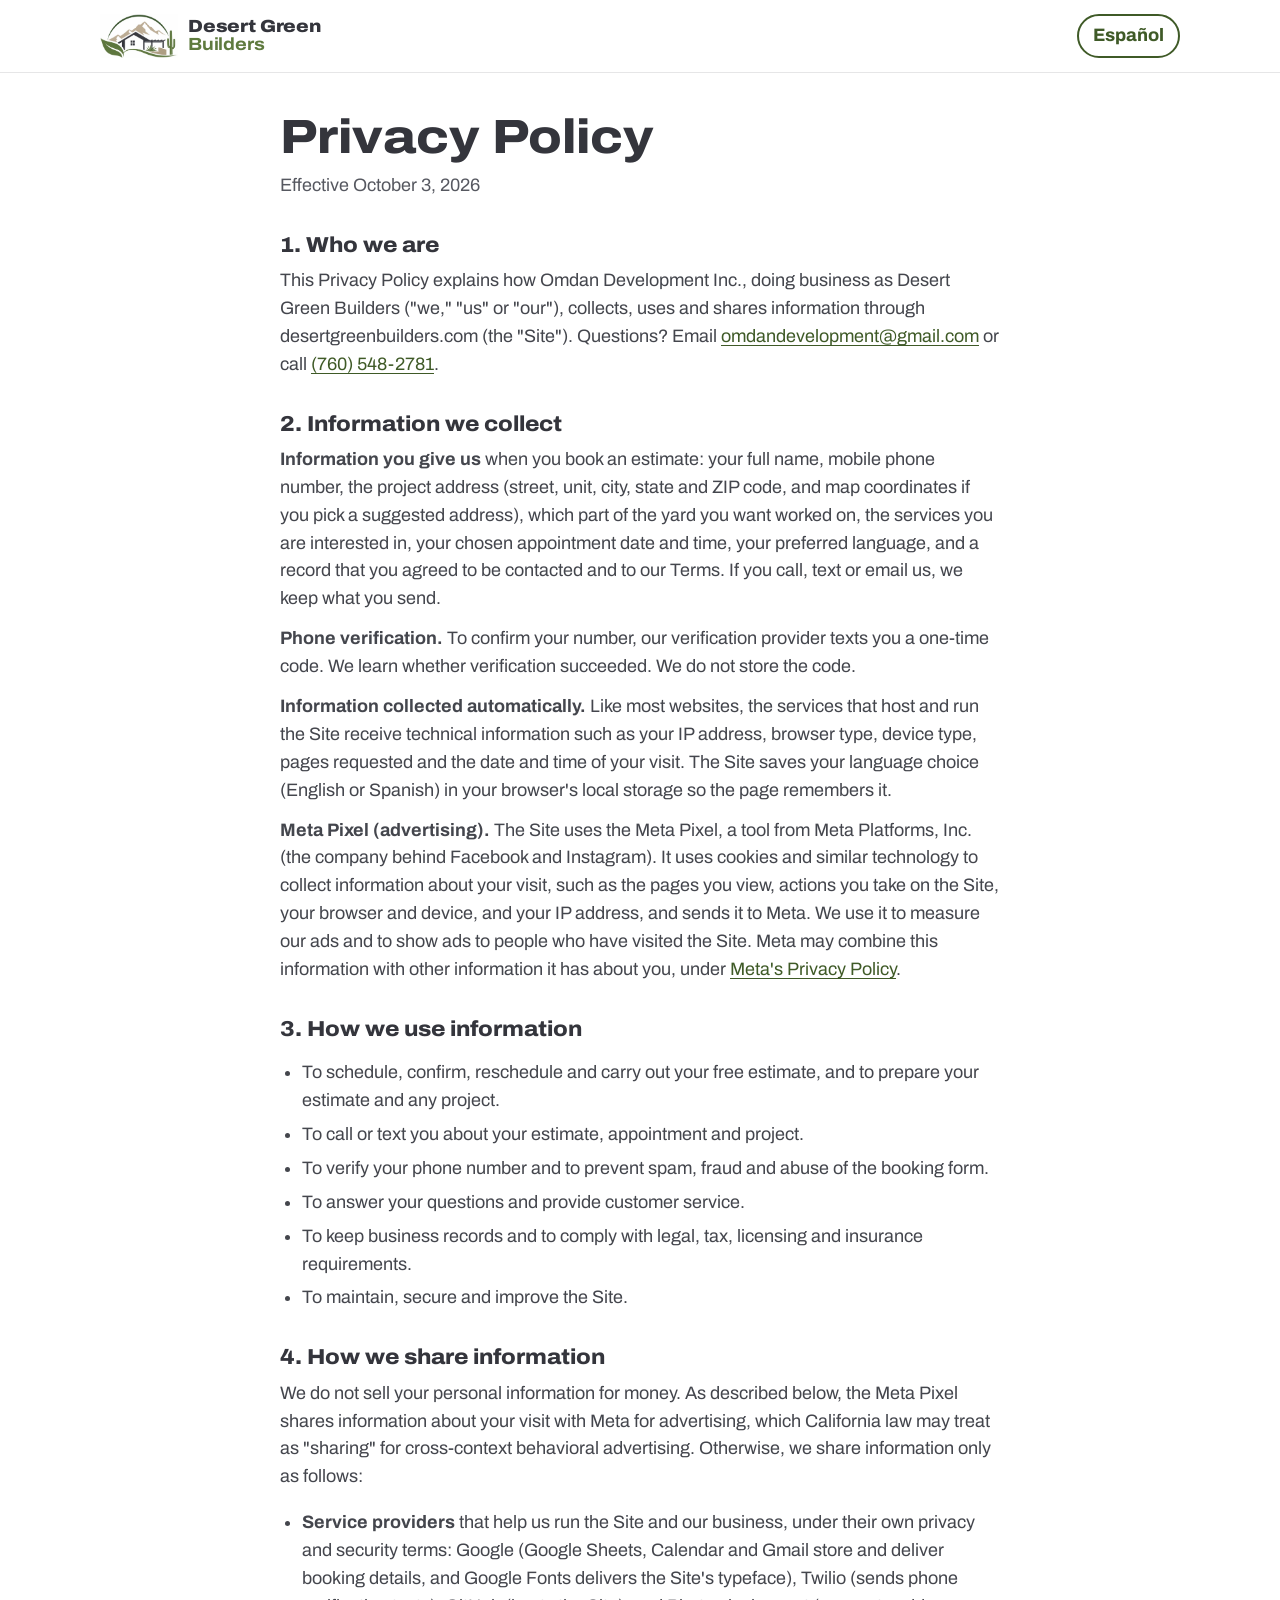
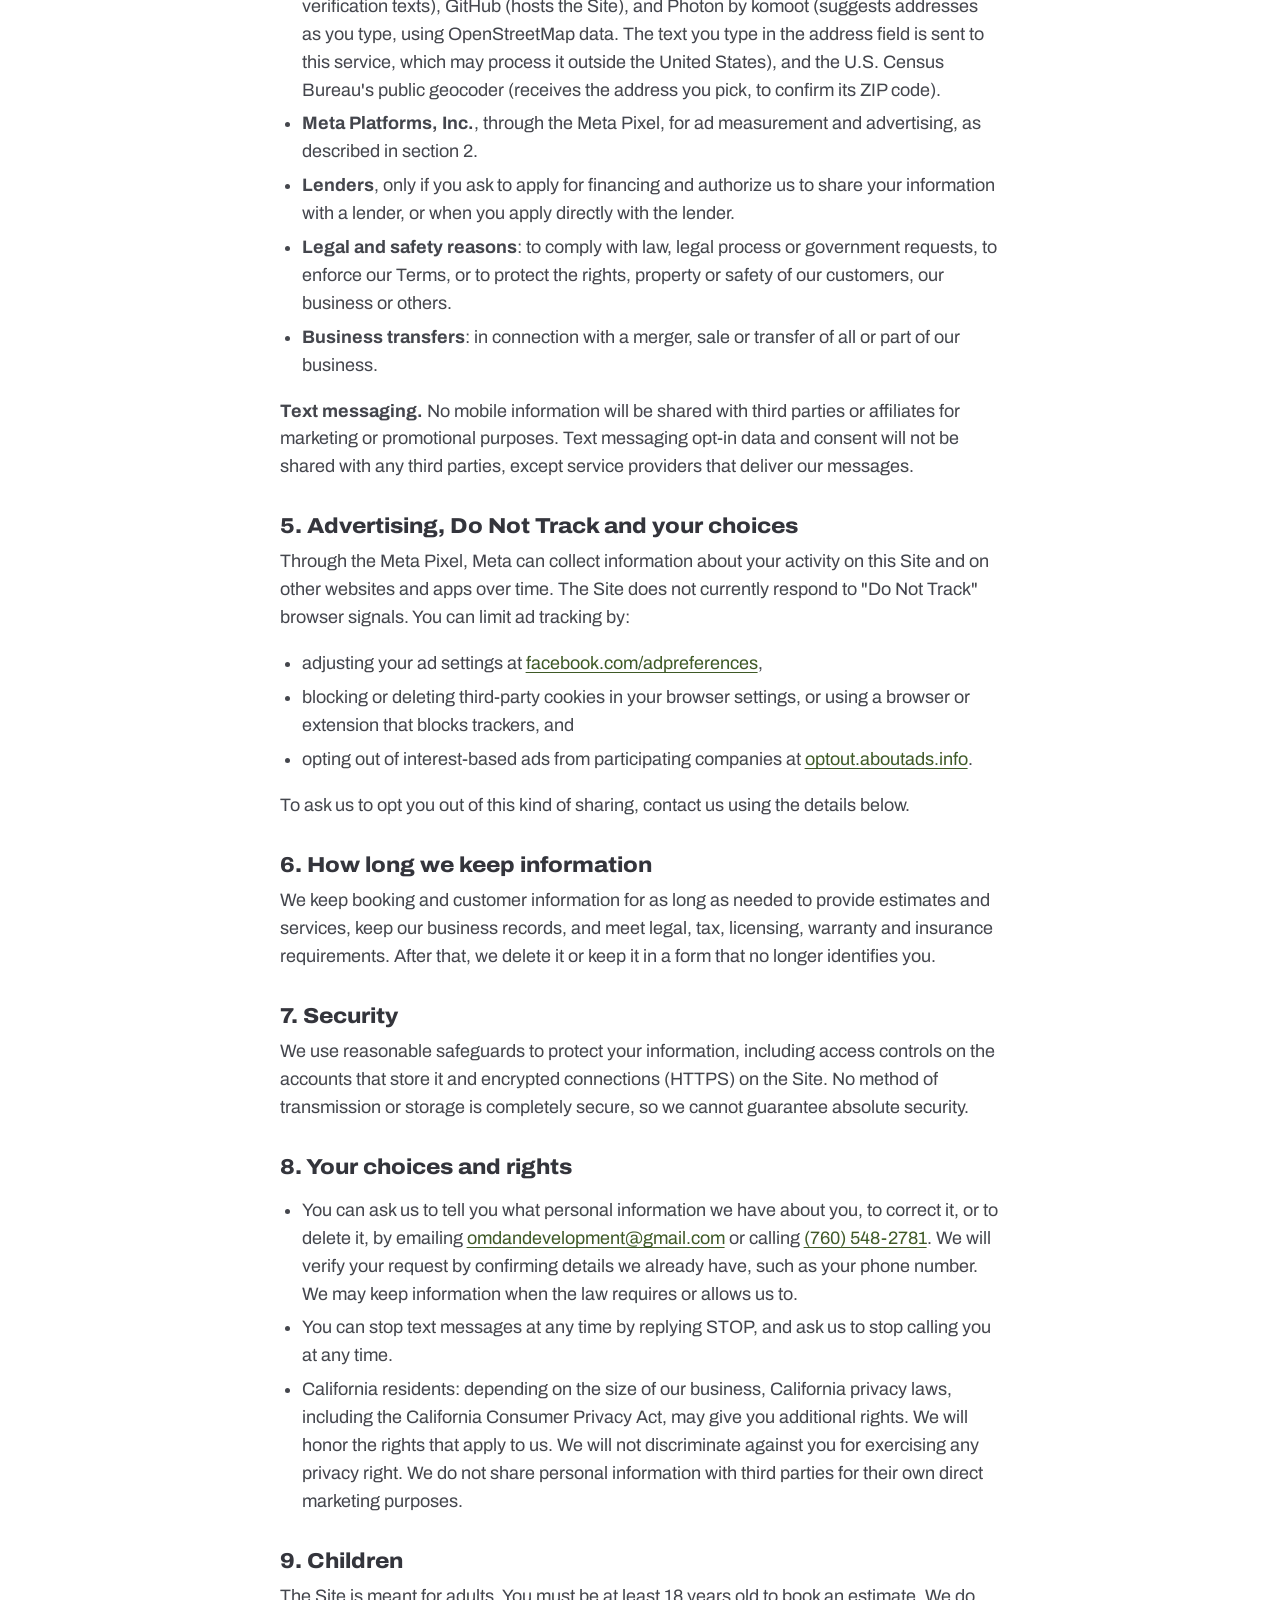
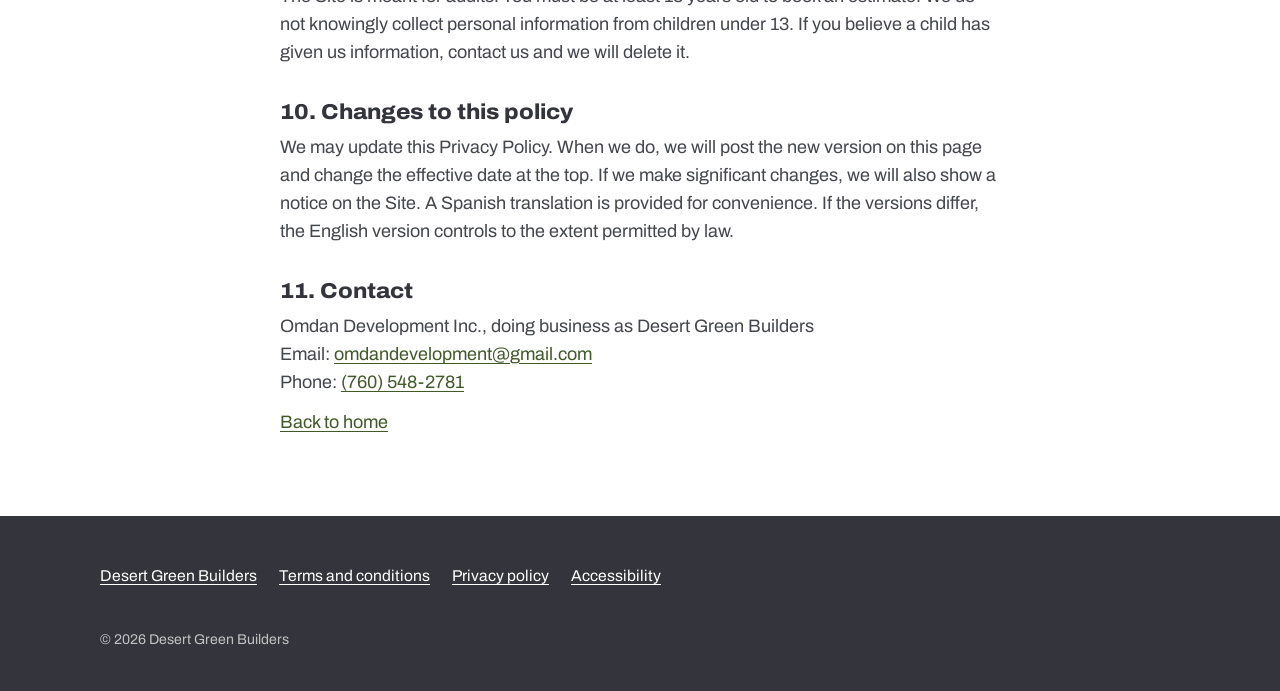
<file: roofing/privacy.html>
<!doctype html>
<html lang="en" data-title-es="Política de privacidad | Desert Green Builders" data-desc-es="Cómo Desert Green Builders recopila, usa y protege su información.">
<head>
  <meta charset="utf-8">
  <meta name="viewport" content="width=device-width, initial-scale=1, viewport-fit=cover">
  <title>Privacy Policy | Desert Green Builders</title>
  <meta name="description" content="How Desert Green Builders collects, uses and protects your information.">
  <link rel="canonical" href="https://desertgreenbuilders.com/roofing/privacy">
  <meta name="theme-color" content="#3F5A27">
  <link rel="icon" href="/favicon.ico" sizes="any">
  <link rel="apple-touch-icon" href="/apple-touch-icon.png">
  <link rel="preconnect" href="https://fonts.googleapis.com">
  <link rel="preconnect" href="https://fonts.gstatic.com" crossorigin>
  <link href="https://fonts.googleapis.com/css2?family=Archivo:wdth,wght@62..125,100..900&display=swap" rel="stylesheet">
  <link rel="stylesheet" href="../assets/css/styles.css?v=202610141425">
  <!-- Meta Pixel Code -->
  <script>
  !function(f,b,e,v,n,t,s)
  {if(f.fbq)return;n=f.fbq=function(){n.callMethod?
  n.callMethod.apply(n,arguments):n.queue.push(arguments)};
  if(!f._fbq)f._fbq=n;n.push=n;n.loaded=!0;n.version='2.0';
  n.queue=[];t=b.createElement(e);t.async=!0;
  t.src=v;s=b.getElementsByTagName(e)[0];
  s.parentNode.insertBefore(t,s)}(window, document,'script',
  'https://connect.facebook.net/en_US/fbevents.js');
  fbq('init', '1041541538324909');
  fbq('track', 'PageView');
  </script>
  <noscript><img height="1" width="1" style="display:none"
  src="https://www.facebook.com/tr?id=1041541538324909&ev=PageView&noscript=1"
  /></noscript>
  <!-- End Meta Pixel Code -->
</head>
<body class="legal-page">
  <a class="skip-link" href="#main" data-i18n="skip">Skip to content</a>
  <header class="legal-header">
    <div class="site-header__inner">
      <a class="brand" href="./">
        <img class="brand__mark" src="../assets/img/emblem.webp" width="480" height="265" alt="">
        <span class="brand__name">Desert Green <span>Builders</span></span>
      </a>
      <button class="lang-toggle" type="button" data-lang-toggle><span data-i18n="lang.switch">Español</span></button>
    </div>
  </header>

  <main id="main" class="legal">
    <!-- ENGLISH -->
    <article data-lang-block="en">
      <h1>Privacy Policy</h1>
      <p class="updated">Effective October 3, 2026</p>

      <h2>1. Who we are</h2>
      <p>This Privacy Policy explains how Omdan Development Inc., doing business as Desert Green Builders ("we," "us" or "our"), collects, uses and shares information through desertgreenbuilders.com (the "Site"). Questions? Email <a href="mailto:omdandevelopment@gmail.com">omdandevelopment@gmail.com</a> or call <a href="tel:+17605482781">(760) 548-2781</a>.</p>

      <h2>2. Information we collect</h2>
      <p><strong>Information you give us</strong> when you book an estimate: your full name, mobile phone number, the project address (street, unit, city, state and ZIP code, and map coordinates if you pick a suggested address), which part of the yard you want worked on, the services you are interested in, your chosen appointment date and time, your preferred language, and a record that you agreed to be contacted and to our Terms. If you call, text or email us, we keep what you send.</p>
      <p><strong>Phone verification.</strong> To confirm your number, our verification provider texts you a one-time code. We learn whether verification succeeded. We do not store the code.</p>
      <p><strong>Information collected automatically.</strong> Like most websites, the services that host and run the Site receive technical information such as your IP address, browser type, device type, pages requested and the date and time of your visit. The Site saves your language choice (English or Spanish) in your browser's local storage so the page remembers it.</p>
      <p><strong>Meta Pixel (advertising).</strong> The Site uses the Meta Pixel, a tool from Meta Platforms, Inc. (the company behind Facebook and Instagram). It uses cookies and similar technology to collect information about your visit, such as the pages you view, actions you take on the Site, your browser and device, and your IP address, and sends it to Meta. We use it to measure our ads and to show ads to people who have visited the Site. Meta may combine this information with other information it has about you, under <a href="https://www.facebook.com/privacy/policy/" target="_blank" rel="noopener">Meta's Privacy Policy</a>.</p>

      <h2>3. How we use information</h2>
      <ul>
        <li>To schedule, confirm, reschedule and carry out your free estimate, and to prepare your estimate and any project.</li>
        <li>To call or text you about your estimate, appointment and project.</li>
        <li>To verify your phone number and to prevent spam, fraud and abuse of the booking form.</li>
        <li>To answer your questions and provide customer service.</li>
        <li>To keep business records and to comply with legal, tax, licensing and insurance requirements.</li>
        <li>To maintain, secure and improve the Site.</li>
      </ul>

      <h2>4. How we share information</h2>
      <p>We do not sell your personal information for money. As described below, the Meta Pixel shares information about your visit with Meta for advertising, which California law may treat as "sharing" for cross-context behavioral advertising. Otherwise, we share information only as follows:</p>
      <ul>
        <li><strong>Service providers</strong> that help us run the Site and our business, under their own privacy and security terms: Google (Google Sheets, Calendar and Gmail store and deliver booking details, and Google Fonts delivers the Site's typeface), Twilio (sends phone verification texts), GitHub (hosts the Site), and Photon by komoot (suggests addresses as you type, using OpenStreetMap data. The text you type in the address field is sent to this service, which may process it outside the United States), and the U.S. Census Bureau's public geocoder (receives the address you pick, to confirm its ZIP code).</li>
        <li><strong>Meta Platforms, Inc.</strong>, through the Meta Pixel, for ad measurement and advertising, as described in section 2.</li>
        <li><strong>Lenders</strong>, only if you ask to apply for financing and authorize us to share your information with a lender, or when you apply directly with the lender.</li>
        <li><strong>Legal and safety reasons</strong>: to comply with law, legal process or government requests, to enforce our Terms, or to protect the rights, property or safety of our customers, our business or others.</li>
        <li><strong>Business transfers</strong>: in connection with a merger, sale or transfer of all or part of our business.</li>
      </ul>
      <p><strong>Text messaging.</strong> No mobile information will be shared with third parties or affiliates for marketing or promotional purposes. Text messaging opt-in data and consent will not be shared with any third parties, except service providers that deliver our messages.</p>

      <h2>5. Advertising, Do Not Track and your choices</h2>
      <p>Through the Meta Pixel, Meta can collect information about your activity on this Site and on other websites and apps over time. The Site does not currently respond to "Do Not Track" browser signals. You can limit ad tracking by:</p>
      <ul>
        <li>adjusting your ad settings at <a href="https://www.facebook.com/adpreferences" target="_blank" rel="noopener">facebook.com/adpreferences</a>,</li>
        <li>blocking or deleting third-party cookies in your browser settings, or using a browser or extension that blocks trackers, and</li>
        <li>opting out of interest-based ads from participating companies at <a href="https://optout.aboutads.info" target="_blank" rel="noopener">optout.aboutads.info</a>.</li>
      </ul>
      <p>To ask us to opt you out of this kind of sharing, contact us using the details below.</p>

      <h2>6. How long we keep information</h2>
      <p>We keep booking and customer information for as long as needed to provide estimates and services, keep our business records, and meet legal, tax, licensing, warranty and insurance requirements. After that, we delete it or keep it in a form that no longer identifies you.</p>

      <h2>7. Security</h2>
      <p>We use reasonable safeguards to protect your information, including access controls on the accounts that store it and encrypted connections (HTTPS) on the Site. No method of transmission or storage is completely secure, so we cannot guarantee absolute security.</p>

      <h2>8. Your choices and rights</h2>
      <ul>
        <li>You can ask us to tell you what personal information we have about you, to correct it, or to delete it, by emailing <a href="mailto:omdandevelopment@gmail.com">omdandevelopment@gmail.com</a> or calling <a href="tel:+17605482781">(760) 548-2781</a>. We will verify your request by confirming details we already have, such as your phone number. We may keep information when the law requires or allows us to.</li>
        <li>You can stop text messages at any time by replying STOP, and ask us to stop calling you at any time.</li>
        <li>California residents: depending on the size of our business, California privacy laws, including the California Consumer Privacy Act, may give you additional rights. We will honor the rights that apply to us. We will not discriminate against you for exercising any privacy right. We do not share personal information with third parties for their own direct marketing purposes.</li>
      </ul>

      <h2>9. Children</h2>
      <p>The Site is meant for adults. You must be at least 18 years old to book an estimate. We do not knowingly collect personal information from children under 13. If you believe a child has given us information, contact us and we will delete it.</p>

      <h2>10. Changes to this policy</h2>
      <p>We may update this Privacy Policy. When we do, we will post the new version on this page and change the effective date at the top. If we make significant changes, we will also show a notice on the Site. A Spanish translation is provided for convenience. If the versions differ, the English version controls to the extent permitted by law.</p>

      <h2>11. Contact</h2>
      <p>Omdan Development Inc., doing business as Desert Green Builders<br>
        Email: <a href="mailto:omdandevelopment@gmail.com">omdandevelopment@gmail.com</a><br>
        Phone: <a href="tel:+17605482781">(760) 548-2781</a></p>
      <p><a href="./">Back to home</a></p>
    </article>

    <!-- ESPAÑOL -->
    <article data-lang-block="es" lang="es" hidden>
      <h1>Política de privacidad</h1>
      <p class="updated">Vigente a partir del 3 de octubre de 2026</p>

      <h2>1. Quiénes somos</h2>
      <p>Esta Política de privacidad explica cómo Omdan Development Inc., que hace negocios como Desert Green Builders ("nosotros" o "nuestro"), recopila, usa y comparte información por medio de desertgreenbuilders.com (el "Sitio"). ¿Preguntas? Escriba a <a href="mailto:omdandevelopment@gmail.com">omdandevelopment@gmail.com</a> o llame al <a href="tel:+17605482781">(760) 548-2781</a>.</p>

      <h2>2. Información que recopilamos</h2>
      <p><strong>Información que usted nos da</strong> al agendar un estimado: su nombre completo, número de celular, la dirección del proyecto (calle, unidad, ciudad, estado y código postal, y las coordenadas del mapa si escoge una dirección sugerida), qué parte del patio quiere trabajar, los servicios que le interesan, la fecha y hora de cita que escoge, su idioma preferido, y un registro de que aceptó ser contactado y nuestros Términos. Si nos llama, nos manda mensajes o correos, guardamos lo que nos envía.</p>
      <p><strong>Verificación de teléfono.</strong> Para confirmar su número, nuestro proveedor de verificación le envía un código de un solo uso por mensaje de texto. Nosotros sabemos si la verificación funcionó. No guardamos el código.</p>
      <p><strong>Información que se recopila automáticamente.</strong> Como la mayoría de los sitios web, los servicios que alojan y operan el Sitio reciben información técnica como su dirección IP, tipo de navegador, tipo de dispositivo, páginas visitadas y la fecha y hora de su visita. El Sitio guarda su idioma (inglés o español) en el almacenamiento local de su navegador para recordarlo.</p>
      <p><strong>Píxel de Meta (publicidad).</strong> El Sitio usa el Píxel de Meta, una herramienta de Meta Platforms, Inc. (la empresa de Facebook e Instagram). Usa cookies y tecnologías similares para recopilar información sobre su visita, como las páginas que ve, las acciones que hace en el Sitio, su navegador y dispositivo, y su dirección IP, y la envía a Meta. Lo usamos para medir nuestros anuncios y mostrar anuncios a personas que han visitado el Sitio. Meta puede combinar esta información con otra información que tenga sobre usted, según la <a href="https://www.facebook.com/privacy/policy/" target="_blank" rel="noopener">Política de privacidad de Meta</a>.</p>

      <h2>3. Cómo usamos la información</h2>
      <ul>
        <li>Para agendar, confirmar, cambiar y hacer su estimado gratis, y preparar su estimado y cualquier proyecto.</li>
        <li>Para llamarle o mandarle mensajes sobre su estimado, su cita y su proyecto.</li>
        <li>Para verificar su número de teléfono y evitar spam, fraude y abuso del formulario.</li>
        <li>Para contestar sus preguntas y darle servicio al cliente.</li>
        <li>Para llevar los registros del negocio y cumplir con requisitos legales, de impuestos, de licencia y de seguros.</li>
        <li>Para mantener, proteger y mejorar el Sitio.</li>
      </ul>

      <h2>4. Cómo compartimos la información</h2>
      <p>No vendemos su información personal por dinero. Como se explica abajo, el Píxel de Meta comparte información sobre su visita con Meta para publicidad, lo cual la ley de California puede considerar "compartir" para publicidad basada en su actividad en distintos sitios. Fuera de eso, solo compartimos información así:</p>
      <ul>
        <li><strong>Proveedores de servicios</strong> que nos ayudan a operar el Sitio y el negocio, bajo sus propios términos de privacidad y seguridad: Google (Google Sheets, Calendar y Gmail guardan y entregan los datos de la cita, y Google Fonts entrega la tipografía del Sitio), Twilio (envía los mensajes de verificación), GitHub (aloja el Sitio) y Photon de komoot (sugiere direcciones mientras escribe, con datos de OpenStreetMap; el texto que escribe en el campo de dirección se envía a este servicio, que puede procesarlo fuera de Estados Unidos), y el geocodificador público de la Oficina del Censo de EE. UU. (recibe la dirección que usted escoge, para confirmar el código postal).</li>
        <li><strong>Meta Platforms, Inc.</strong>, por medio del Píxel de Meta, para medir y mostrar anuncios, como se explica en la sección 2.</li>
        <li><strong>Prestamistas</strong>, solo si usted pide solicitar financiamiento y nos autoriza a compartir su información con un prestamista, o cuando usted lo solicita directamente con el prestamista.</li>
        <li><strong>Razones legales y de seguridad</strong>: para cumplir con la ley, procesos legales o solicitudes del gobierno, hacer cumplir nuestros Términos, o proteger los derechos, bienes o seguridad de nuestros clientes, nuestro negocio u otras personas.</li>
        <li><strong>Transferencias del negocio</strong>: en caso de fusión, venta o transferencia de todo o parte de nuestro negocio.</li>
      </ul>
      <p><strong>Mensajes de texto.</strong> No compartiremos información móvil con terceros ni afiliados para fines de mercadeo o promoción. Los datos de aceptación y consentimiento para mensajes de texto no se compartirán con terceros, excepto con los proveedores de servicios que entregan nuestros mensajes.</p>

      <h2>5. Publicidad, "No rastrear" y sus opciones</h2>
      <p>Por medio del Píxel de Meta, Meta puede recopilar información sobre su actividad en este Sitio y en otros sitios web y aplicaciones a lo largo del tiempo. Actualmente el Sitio no responde a las señales de "No rastrear" (Do Not Track) del navegador. Puede limitar el seguimiento de anuncios:</p>
      <ul>
        <li>cambiando su configuración de anuncios en <a href="https://www.facebook.com/adpreferences" target="_blank" rel="noopener">facebook.com/adpreferences</a>,</li>
        <li>bloqueando o borrando las cookies de terceros en la configuración de su navegador, o usando un navegador o extensión que bloquee rastreadores, y</li>
        <li>excluyéndose de los anuncios basados en intereses de las empresas participantes en <a href="https://optout.aboutads.info" target="_blank" rel="noopener">optout.aboutads.info</a>.</li>
      </ul>
      <p>Para pedirnos que le excluyamos de este tipo de intercambio de datos, comuníquese con nosotros con los datos de abajo.</p>

      <h2>6. Cuánto tiempo guardamos la información</h2>
      <p>Guardamos la información de citas y clientes el tiempo necesario para dar estimados y servicios, llevar los registros del negocio y cumplir con requisitos legales, de impuestos, de licencia, de garantía y de seguros. Después la borramos o la guardamos de forma que ya no le identifique.</p>

      <h2>7. Seguridad</h2>
      <p>Usamos medidas razonables para proteger su información, incluyendo controles de acceso en las cuentas donde se guarda y conexiones cifradas (HTTPS) en el Sitio. Ningún método de transmisión o almacenamiento es completamente seguro, así que no podemos garantizar una seguridad absoluta.</p>

      <h2>8. Sus opciones y derechos</h2>
      <ul>
        <li>Puede pedirnos que le digamos qué información personal tenemos sobre usted, que la corrijamos o que la borremos, escribiendo a <a href="mailto:omdandevelopment@gmail.com">omdandevelopment@gmail.com</a> o llamando al <a href="tel:+17605482781">(760) 548-2781</a>. Verificaremos su solicitud confirmando datos que ya tenemos, como su número de teléfono. Podemos guardar información cuando la ley lo exige o lo permite.</li>
        <li>Puede dejar de recibir mensajes de texto en cualquier momento respondiendo STOP, y pedirnos en cualquier momento que dejemos de llamarle.</li>
        <li>Residentes de California: dependiendo del tamaño de nuestro negocio, las leyes de privacidad de California, incluyendo la Ley de Privacidad del Consumidor de California (CCPA), pueden darle derechos adicionales. Respetaremos los derechos que nos apliquen. No le discriminaremos por ejercer ningún derecho de privacidad. No compartimos información personal con terceros para sus propios fines de mercadeo directo.</li>
      </ul>

      <h2>9. Menores de edad</h2>
      <p>El Sitio es para adultos. Debe tener al menos 18 años para agendar un estimado. No recopilamos a sabiendas información personal de menores de 13 años. Si cree que un menor nos dio información, comuníquese con nosotros y la borraremos.</p>

      <h2>10. Cambios a esta política</h2>
      <p>Podemos actualizar esta Política de privacidad. Cuando lo hagamos, publicaremos la nueva versión en esta página y cambiaremos la fecha de vigencia arriba. Si hacemos cambios importantes, también mostraremos un aviso en el Sitio. Esta traducción al español se ofrece por conveniencia. Si las versiones no coinciden, prevalece la versión en inglés en la medida permitida por la ley.</p>

      <h2>11. Contacto</h2>
      <p>Omdan Development Inc., que hace negocios como Desert Green Builders<br>
        Correo: <a href="mailto:omdandevelopment@gmail.com">omdandevelopment@gmail.com</a><br>
        Teléfono: <a href="tel:+17605482781">(760) 548-2781</a></p>
      <p><a href="./">Volver al inicio</a></p>
    </article>
  </main>

  <footer class="site-footer">
    <div class="wrap site-footer__inner">
      <nav class="site-footer__links" aria-label="Legal">
        <a href="./">Desert Green Builders</a>
        <a href="terms" data-i18n="foot.terms">Terms and conditions</a>
        <a href="privacy" data-i18n="foot.privacy">Privacy policy</a>
        <a href="accessibility" data-i18n="foot.a11y">Accessibility</a>
      </nav>
      <p class="site-footer__copy">© <span data-year></span> Desert Green Builders</p>
    </div>
  </footer>
  <script src="../assets/js/attribution.js?v=202610141425"></script>
  <script src="../assets/js/config.js?v=202610141425"></script>
  <script src="../assets/js/i18n.js?v=202610141425"></script>
  <script src="../assets/js/legal.js?v=202610141425" defer></script>
</body>
</html>
</file>
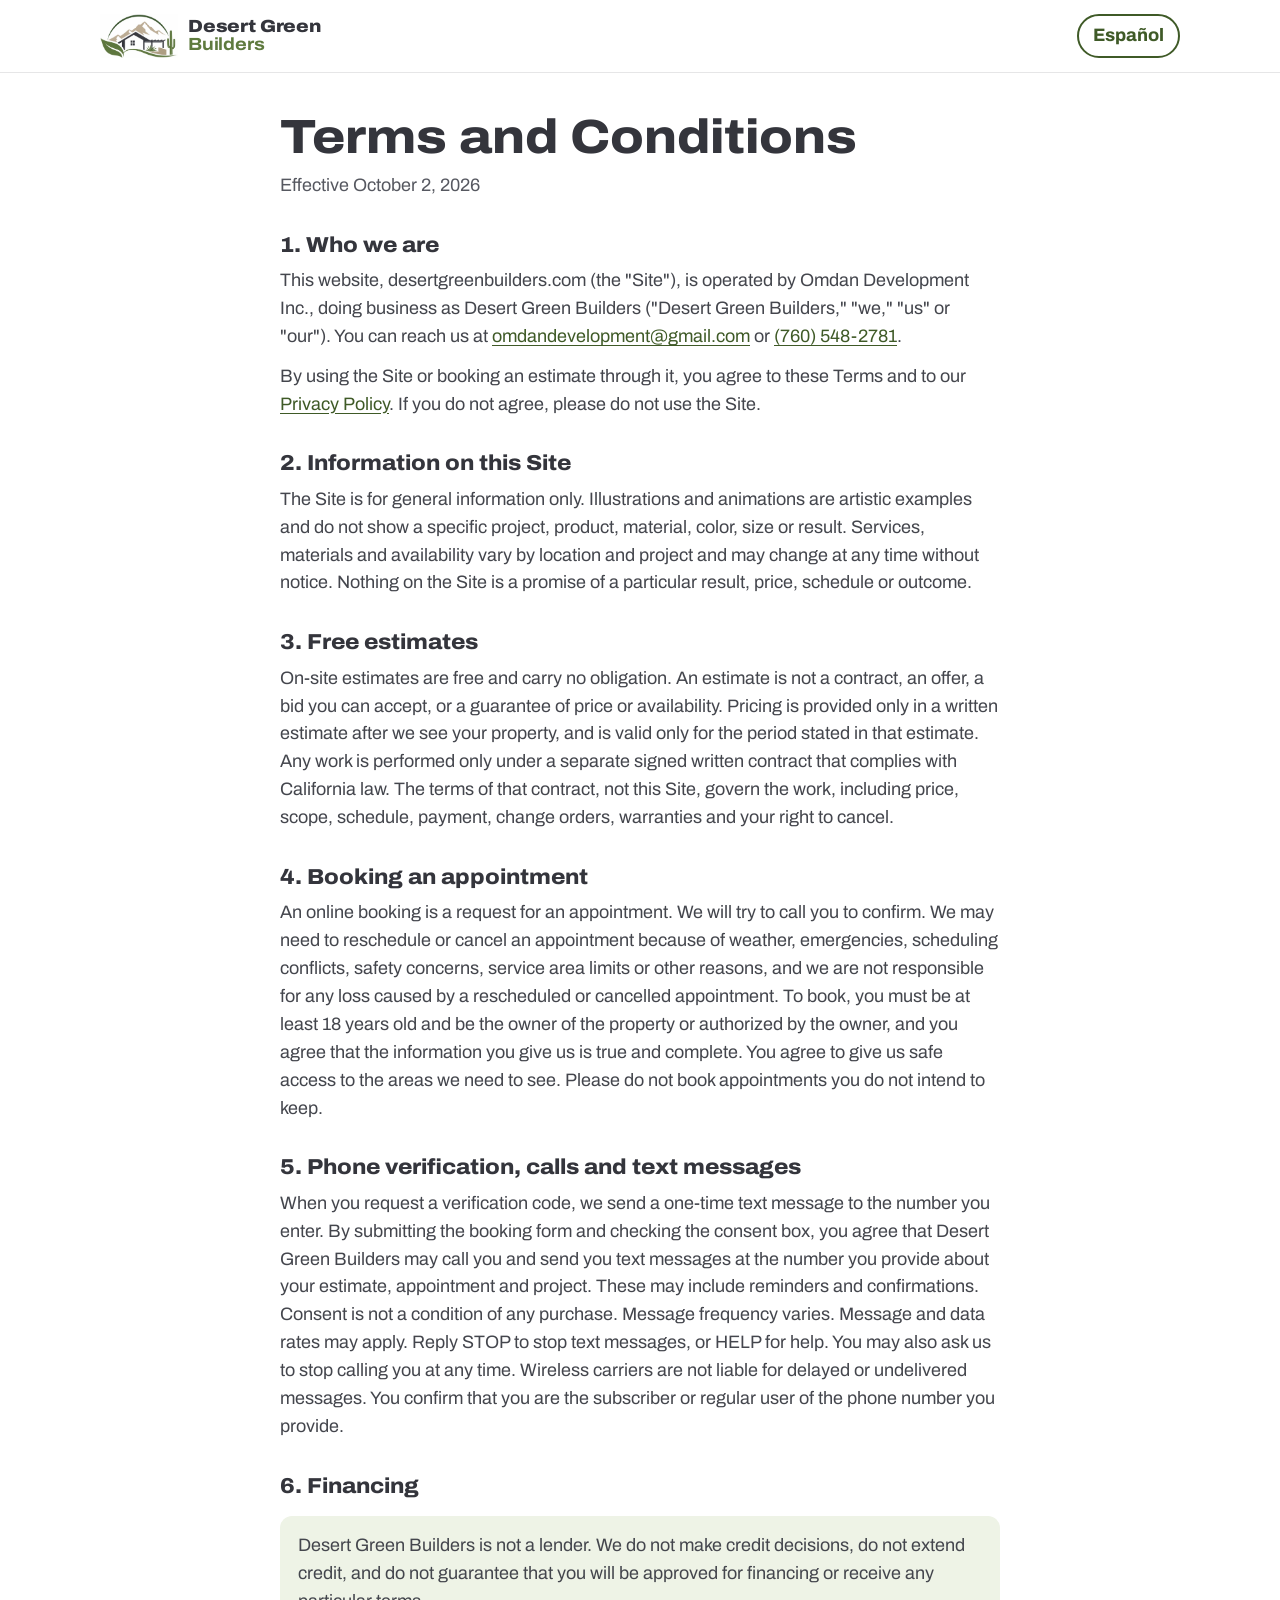
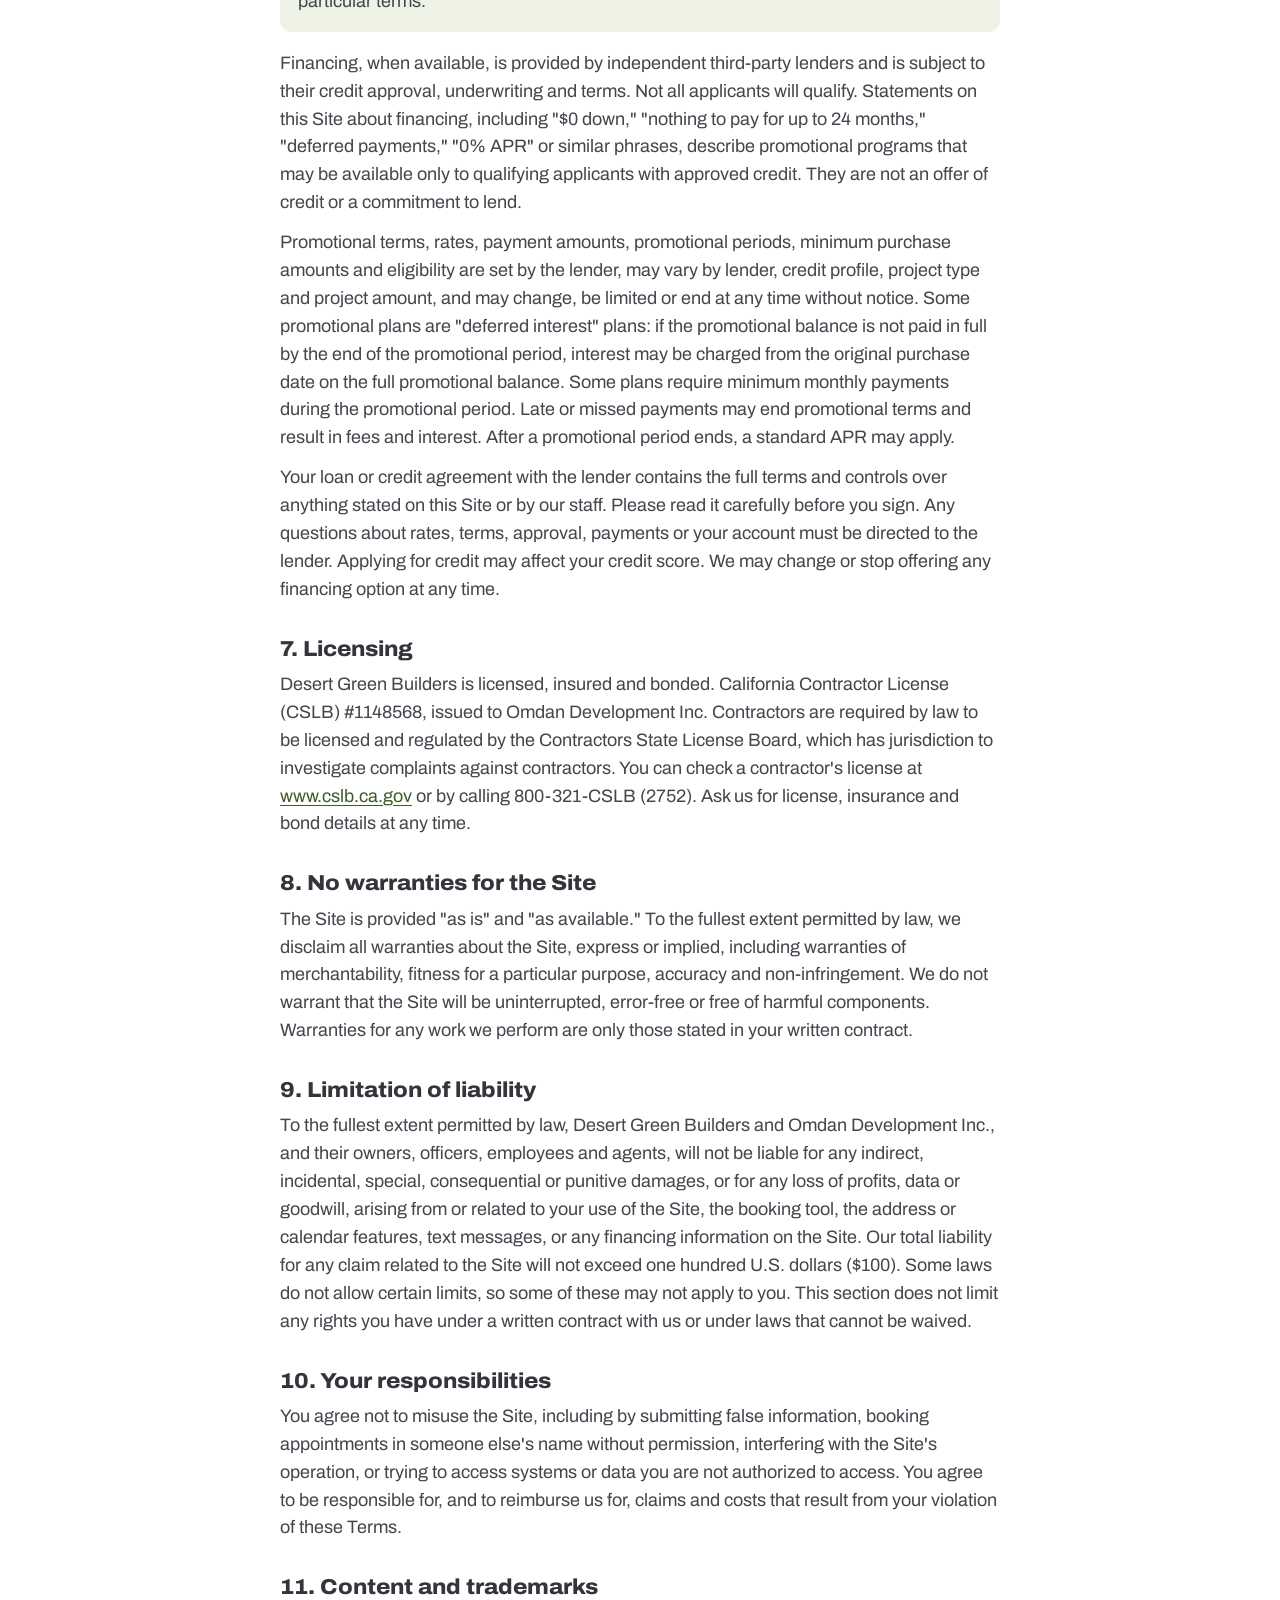
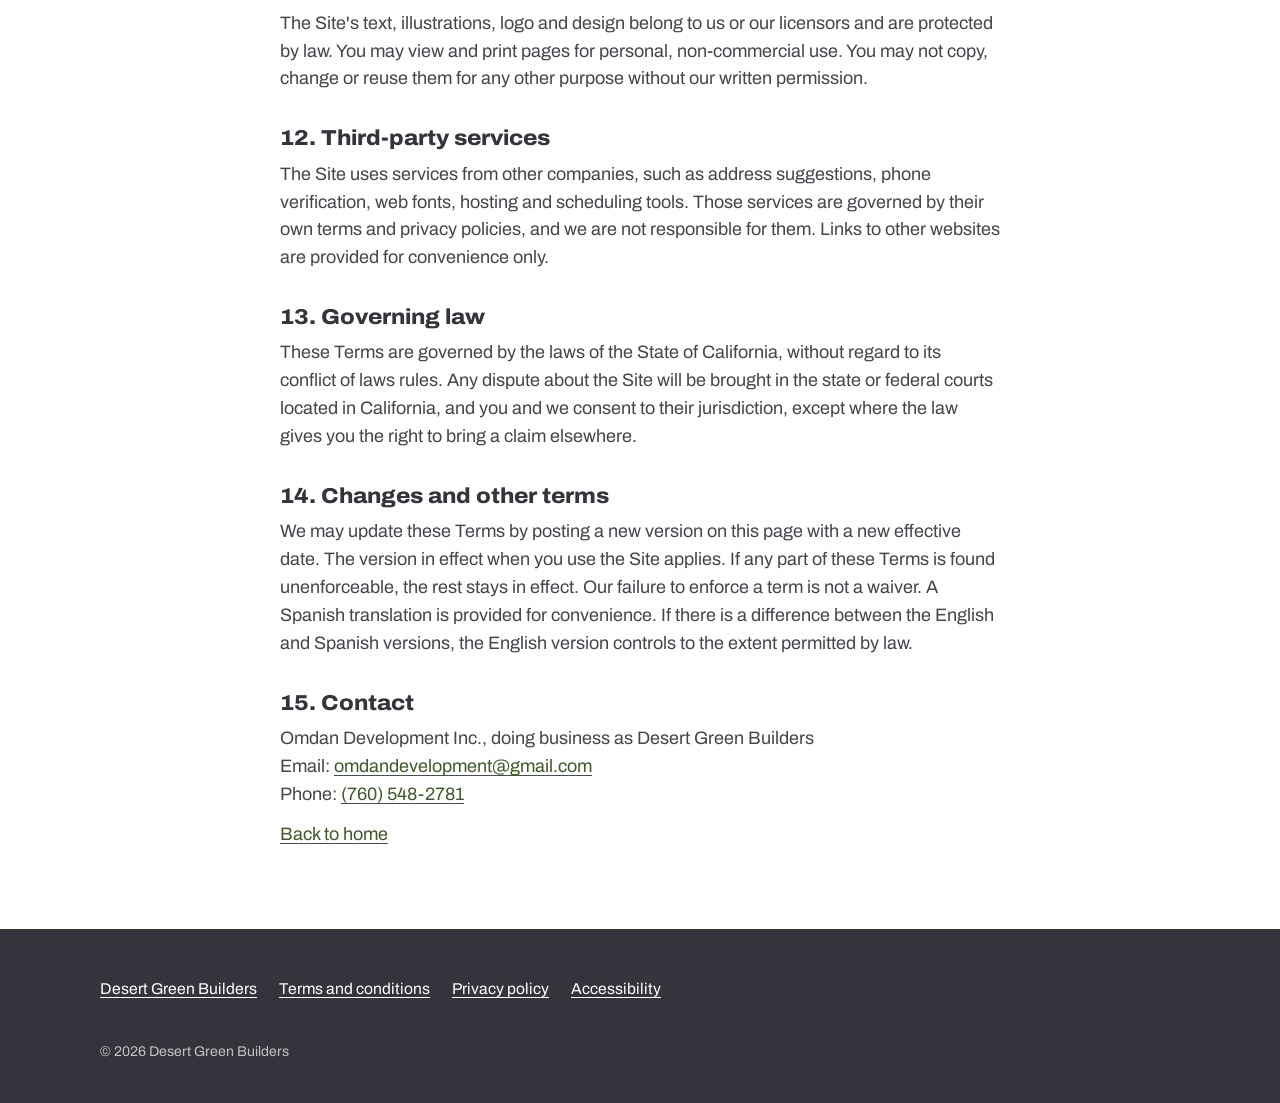
<file: roofing/terms.html>
<!doctype html>
<html lang="en" data-title-es="Términos y condiciones | Desert Green Builders" data-desc-es="Términos y condiciones de uso del sitio web de Desert Green Builders.">
<head>
  <meta charset="utf-8">
  <meta name="viewport" content="width=device-width, initial-scale=1, viewport-fit=cover">
  <title>Terms and Conditions | Desert Green Builders</title>
  <meta name="description" content="Terms and conditions for using the Desert Green Builders website.">
  <link rel="canonical" href="https://desertgreenbuilders.com/roofing/terms">
  <meta name="theme-color" content="#3F5A27">
  <link rel="icon" href="/favicon.ico" sizes="any">
  <link rel="apple-touch-icon" href="/apple-touch-icon.png">
  <link rel="preconnect" href="https://fonts.googleapis.com">
  <link rel="preconnect" href="https://fonts.gstatic.com" crossorigin>
  <link href="https://fonts.googleapis.com/css2?family=Archivo:wdth,wght@62..125,100..900&display=swap" rel="stylesheet">
  <link rel="stylesheet" href="../assets/css/styles.css?v=202610141425">
  <!-- Meta Pixel Code -->
  <script>
  !function(f,b,e,v,n,t,s)
  {if(f.fbq)return;n=f.fbq=function(){n.callMethod?
  n.callMethod.apply(n,arguments):n.queue.push(arguments)};
  if(!f._fbq)f._fbq=n;n.push=n;n.loaded=!0;n.version='2.0';
  n.queue=[];t=b.createElement(e);t.async=!0;
  t.src=v;s=b.getElementsByTagName(e)[0];
  s.parentNode.insertBefore(t,s)}(window, document,'script',
  'https://connect.facebook.net/en_US/fbevents.js');
  fbq('init', '1041541538324909');
  fbq('track', 'PageView');
  </script>
  <noscript><img height="1" width="1" style="display:none"
  src="https://www.facebook.com/tr?id=1041541538324909&ev=PageView&noscript=1"
  /></noscript>
  <!-- End Meta Pixel Code -->
</head>
<body class="legal-page">
  <a class="skip-link" href="#main" data-i18n="skip">Skip to content</a>
  <header class="legal-header">
    <div class="site-header__inner">
      <a class="brand" href="./">
        <img class="brand__mark" src="../assets/img/emblem.webp" width="480" height="265" alt="">
        <span class="brand__name">Desert Green <span>Builders</span></span>
      </a>
      <button class="lang-toggle" type="button" data-lang-toggle><span data-i18n="lang.switch">Español</span></button>
    </div>
  </header>

  <main id="main" class="legal">
    <!-- ENGLISH -->
    <article data-lang-block="en">
      <h1>Terms and Conditions</h1>
      <p class="updated">Effective October 2, 2026</p>

      <h2 id="who">1. Who we are</h2>
      <p>This website, desertgreenbuilders.com (the "Site"), is operated by Omdan Development Inc., doing business as Desert Green Builders ("Desert Green Builders," "we," "us" or "our"). You can reach us at <a href="mailto:omdandevelopment@gmail.com">omdandevelopment@gmail.com</a> or <a href="tel:+17605482781">(760) 548-2781</a>.</p>
      <p>By using the Site or booking an estimate through it, you agree to these Terms and to our <a href="privacy">Privacy Policy</a>. If you do not agree, please do not use the Site.</p>

      <h2 id="info">2. Information on this Site</h2>
      <p>The Site is for general information only. Illustrations and animations are artistic examples and do not show a specific project, product, material, color, size or result. Services, materials and availability vary by location and project and may change at any time without notice. Nothing on the Site is a promise of a particular result, price, schedule or outcome.</p>

      <h2 id="estimates">3. Free estimates</h2>
      <p>On-site estimates are free and carry no obligation. An estimate is not a contract, an offer, a bid you can accept, or a guarantee of price or availability. Pricing is provided only in a written estimate after we see your property, and is valid only for the period stated in that estimate. Any work is performed only under a separate signed written contract that complies with California law. The terms of that contract, not this Site, govern the work, including price, scope, schedule, payment, change orders, warranties and your right to cancel.</p>

      <h2 id="booking">4. Booking an appointment</h2>
      <p>An online booking is a request for an appointment. We will try to call you to confirm. We may need to reschedule or cancel an appointment because of weather, emergencies, scheduling conflicts, safety concerns, service area limits or other reasons, and we are not responsible for any loss caused by a rescheduled or cancelled appointment. To book, you must be at least 18 years old and be the owner of the property or authorized by the owner, and you agree that the information you give us is true and complete. You agree to give us safe access to the areas we need to see. Please do not book appointments you do not intend to keep.</p>

      <h2 id="messages">5. Phone verification, calls and text messages</h2>
      <p>When you request a verification code, we send a one-time text message to the number you enter. By submitting the booking form and checking the consent box, you agree that Desert Green Builders may call you and send you text messages at the number you provide about your estimate, appointment and project. These may include reminders and confirmations. Consent is not a condition of any purchase. Message frequency varies. Message and data rates may apply. Reply STOP to stop text messages, or HELP for help. You may also ask us to stop calling you at any time. Wireless carriers are not liable for delayed or undelivered messages. You confirm that you are the subscriber or regular user of the phone number you provide.</p>

      <h2 id="financing">6. Financing</h2>
      <div class="callout">
        <p>Desert Green Builders is not a lender. We do not make credit decisions, do not extend credit, and do not guarantee that you will be approved for financing or receive any particular terms.</p>
      </div>
      <p>Financing, when available, is provided by independent third-party lenders and is subject to their credit approval, underwriting and terms. Not all applicants will qualify. Statements on this Site about financing, including "$0 down," "nothing to pay for up to 24 months," "deferred payments," "0% APR" or similar phrases, describe promotional programs that may be available only to qualifying applicants with approved credit. They are not an offer of credit or a commitment to lend.</p>
      <p>Promotional terms, rates, payment amounts, promotional periods, minimum purchase amounts and eligibility are set by the lender, may vary by lender, credit profile, project type and project amount, and may change, be limited or end at any time without notice. Some promotional plans are "deferred interest" plans: if the promotional balance is not paid in full by the end of the promotional period, interest may be charged from the original purchase date on the full promotional balance. Some plans require minimum monthly payments during the promotional period. Late or missed payments may end promotional terms and result in fees and interest. After a promotional period ends, a standard APR may apply.</p>
      <p>Your loan or credit agreement with the lender contains the full terms and controls over anything stated on this Site or by our staff. Please read it carefully before you sign. Any questions about rates, terms, approval, payments or your account must be directed to the lender. Applying for credit may affect your credit score. We may change or stop offering any financing option at any time.</p>

      <h2 id="license">7. Licensing</h2>
      <p>Desert Green Builders is licensed, insured and bonded. <span data-license-line hidden></span> Contractors are required by law to be licensed and regulated by the Contractors State License Board, which has jurisdiction to investigate complaints against contractors. You can check a contractor's license at <a href="https://www.cslb.ca.gov" target="_blank" rel="noopener">www.cslb.ca.gov</a> or by calling 800-321-CSLB (2752). Ask us for license, insurance and bond details at any time.</p>

      <h2 id="warranty">8. No warranties for the Site</h2>
      <p>The Site is provided "as is" and "as available." To the fullest extent permitted by law, we disclaim all warranties about the Site, express or implied, including warranties of merchantability, fitness for a particular purpose, accuracy and non-infringement. We do not warrant that the Site will be uninterrupted, error-free or free of harmful components. Warranties for any work we perform are only those stated in your written contract.</p>

      <h2 id="liability">9. Limitation of liability</h2>
      <p>To the fullest extent permitted by law, Desert Green Builders and Omdan Development Inc., and their owners, officers, employees and agents, will not be liable for any indirect, incidental, special, consequential or punitive damages, or for any loss of profits, data or goodwill, arising from or related to your use of the Site, the booking tool, the address or calendar features, text messages, or any financing information on the Site. Our total liability for any claim related to the Site will not exceed one hundred U.S. dollars ($100). Some laws do not allow certain limits, so some of these may not apply to you. This section does not limit any rights you have under a written contract with us or under laws that cannot be waived.</p>

      <h2 id="indemnity">10. Your responsibilities</h2>
      <p>You agree not to misuse the Site, including by submitting false information, booking appointments in someone else's name without permission, interfering with the Site's operation, or trying to access systems or data you are not authorized to access. You agree to be responsible for, and to reimburse us for, claims and costs that result from your violation of these Terms.</p>

      <h2 id="ip">11. Content and trademarks</h2>
      <p>The Site's text, illustrations, logo and design belong to us or our licensors and are protected by law. You may view and print pages for personal, non-commercial use. You may not copy, change or reuse them for any other purpose without our written permission.</p>

      <h2 id="third">12. Third-party services</h2>
      <p>The Site uses services from other companies, such as address suggestions, phone verification, web fonts, hosting and scheduling tools. Those services are governed by their own terms and privacy policies, and we are not responsible for them. Links to other websites are provided for convenience only.</p>

      <h2 id="law">13. Governing law</h2>
      <p>These Terms are governed by the laws of the State of California, without regard to its conflict of laws rules. Any dispute about the Site will be brought in the state or federal courts located in California, and you and we consent to their jurisdiction, except where the law gives you the right to bring a claim elsewhere.</p>

      <h2 id="changes">14. Changes and other terms</h2>
      <p>We may update these Terms by posting a new version on this page with a new effective date. The version in effect when you use the Site applies. If any part of these Terms is found unenforceable, the rest stays in effect. Our failure to enforce a term is not a waiver. A Spanish translation is provided for convenience. If there is a difference between the English and Spanish versions, the English version controls to the extent permitted by law.</p>

      <h2 id="contact">15. Contact</h2>
      <p>Omdan Development Inc., doing business as Desert Green Builders<br>
        Email: <a href="mailto:omdandevelopment@gmail.com">omdandevelopment@gmail.com</a><br>
        Phone: <a href="tel:+17605482781">(760) 548-2781</a></p>
      <p><a href="./">Back to home</a></p>
    </article>

    <!-- ESPAÑOL -->
    <article data-lang-block="es" lang="es" hidden>
      <h1>Términos y condiciones</h1>
      <p class="updated">Vigentes a partir del 2 de octubre de 2026</p>

      <h2>1. Quiénes somos</h2>
      <p>Este sitio web, desertgreenbuilders.com (el "Sitio"), es operado por Omdan Development Inc., que hace negocios como Desert Green Builders ("Desert Green Builders", "nosotros" o "nuestro"). Puede comunicarse con nosotros en <a href="mailto:omdandevelopment@gmail.com">omdandevelopment@gmail.com</a> o al <a href="tel:+17605482781">(760) 548-2781</a>.</p>
      <p>Al usar el Sitio o agendar un estimado por medio de él, usted acepta estos Términos y nuestra <a href="privacy">Política de privacidad</a>. Si no está de acuerdo, por favor no use el Sitio.</p>

      <h2>2. Información en este Sitio</h2>
      <p>El Sitio es solo para información general. Las ilustraciones y animaciones son ejemplos artísticos y no muestran un proyecto, producto, material, color, tamaño o resultado específico. Los servicios, materiales y disponibilidad varían según la ubicación y el proyecto, y pueden cambiar en cualquier momento sin aviso. Nada en el Sitio es una promesa de un resultado, precio, calendario o desenlace en particular.</p>

      <h2>3. Estimados gratis</h2>
      <p>Los estimados en su propiedad son gratis y sin ningún compromiso. Un estimado no es un contrato, una oferta, una propuesta que usted pueda aceptar, ni una garantía de precio o disponibilidad. Los precios se dan solo en un estimado por escrito después de ver su propiedad y son válidos solo por el período indicado en ese estimado. Cualquier trabajo se realiza solo bajo un contrato por escrito, firmado por separado, que cumpla con las leyes de California. Los términos de ese contrato, y no este Sitio, rigen el trabajo, incluyendo precio, alcance, calendario, pagos, órdenes de cambio, garantías y su derecho a cancelar.</p>

      <h2>4. Cómo agendar una cita</h2>
      <p>Agendar en línea es una solicitud de cita. Intentaremos llamarle para confirmar. Es posible que necesitemos cambiar o cancelar una cita por el clima, emergencias, conflictos de horario, razones de seguridad, límites de nuestra área de servicio u otras razones, y no somos responsables por ninguna pérdida causada por una cita cambiada o cancelada. Para agendar, usted debe tener al menos 18 años y ser el dueño de la propiedad o tener autorización del dueño, y acepta que la información que nos da es verdadera y completa. Usted acepta darnos acceso seguro a las áreas que necesitamos ver. Por favor no agende citas que no piensa cumplir.</p>

      <h2>5. Verificación de teléfono, llamadas y mensajes de texto</h2>
      <p>Cuando usted pide un código de verificación, enviamos un mensaje de texto de un solo uso al número que escribe. Al enviar el formulario y marcar la casilla de consentimiento, usted acepta que Desert Green Builders le llame y le envíe mensajes de texto al número que nos da sobre su estimado, su cita y su proyecto, incluyendo recordatorios y confirmaciones. Dar su consentimiento no es condición de ninguna compra. La frecuencia de los mensajes varía. Pueden aplicar tarifas de mensajes y datos. Responda STOP para dejar de recibir mensajes de texto o HELP para recibir ayuda. También puede pedirnos en cualquier momento que dejemos de llamarle. Las compañías de telefonía no son responsables por mensajes retrasados o no entregados. Usted confirma que es el titular o usuario habitual del número de teléfono que nos da.</p>

      <h2 id="financiamiento">6. Financiamiento</h2>
      <div class="callout">
        <p>Desert Green Builders no es un prestamista. No tomamos decisiones de crédito, no otorgamos crédito y no garantizamos que usted sea aprobado para financiamiento ni que reciba algún término en particular.</p>
      </div>
      <p>El financiamiento, cuando está disponible, lo ofrecen prestamistas externos independientes y está sujeto a su aprobación de crédito, evaluación y términos. No todos los solicitantes califican. Lo que dice este Sitio sobre financiamiento, incluyendo "$0 de enganche", "nada que pagar hasta por 24 meses", "pagos diferidos", "0% APR" o frases parecidas, describe programas promocionales que pueden estar disponibles solo para solicitantes que califiquen y tengan crédito aprobado. No son una oferta de crédito ni un compromiso de prestar.</p>
      <p>Los términos promocionales, tasas, montos de pago, períodos promocionales, montos mínimos de compra y requisitos los fija el prestamista, pueden variar según el prestamista, el historial de crédito, el tipo y el monto del proyecto, y pueden cambiar, limitarse o terminar en cualquier momento sin aviso. Algunos planes promocionales son de "interés diferido": si el saldo promocional no se paga por completo antes de que termine el período promocional, se pueden cobrar intereses desde la fecha original de compra sobre todo el saldo promocional. Algunos planes requieren pagos mínimos mensuales durante el período promocional. Los pagos atrasados o no hechos pueden terminar los términos promocionales y generar cargos e intereses. Al terminar un período promocional, puede aplicar una tasa APR normal.</p>
      <p>Su contrato de préstamo o crédito con el prestamista contiene los términos completos y prevalece sobre cualquier cosa dicha en este Sitio o por nuestro personal. Léalo con cuidado antes de firmar. Cualquier pregunta sobre tasas, términos, aprobación, pagos o su cuenta debe hacerse al prestamista. Solicitar crédito puede afectar su puntaje de crédito. Podemos cambiar o dejar de ofrecer cualquier opción de financiamiento en cualquier momento.</p>

      <h2>7. Licencia</h2>
      <p>Desert Green Builders tiene licencia, seguro y fianza. <span data-license-line hidden></span> La ley exige que los contratistas tengan licencia y estén regulados por la Junta Estatal de Licencias de Contratistas (Contractors State License Board), que tiene autoridad para investigar quejas contra contratistas. Puede revisar la licencia de un contratista en <a href="https://www.cslb.ca.gov" target="_blank" rel="noopener">www.cslb.ca.gov</a> o llamando al 800-321-CSLB (2752). Pídanos los datos de licencia, seguro y fianza cuando quiera.</p>

      <h2>8. Sin garantías sobre el Sitio</h2>
      <p>El Sitio se ofrece "tal como está" y "según disponibilidad". En la máxima medida permitida por la ley, no damos ninguna garantía sobre el Sitio, expresa o implícita, incluyendo garantías de comerciabilidad, idoneidad para un propósito específico, exactitud y no infracción. No garantizamos que el Sitio funcione sin interrupciones, sin errores o sin componentes dañinos. Las garantías de cualquier trabajo que hagamos son solo las que aparecen en su contrato por escrito.</p>

      <h2>9. Límite de responsabilidad</h2>
      <p>En la máxima medida permitida por la ley, Desert Green Builders y Omdan Development Inc., y sus dueños, directivos, empleados y agentes, no serán responsables por daños indirectos, incidentales, especiales, consecuentes o punitivos, ni por pérdida de ganancias, datos o reputación, que resulten de o estén relacionados con su uso del Sitio, la herramienta para agendar, las funciones de dirección o calendario, los mensajes de texto o cualquier información de financiamiento en el Sitio. Nuestra responsabilidad total por cualquier reclamo relacionado con el Sitio no pasará de cien dólares estadounidenses ($100). Algunas leyes no permiten ciertos límites, así que algunos podrían no aplicarle. Esta sección no limita ningún derecho que usted tenga bajo un contrato por escrito con nosotros o bajo leyes que no se pueden renunciar.</p>

      <h2>10. Sus responsabilidades</h2>
      <p>Usted acepta no hacer mal uso del Sitio, incluyendo enviar información falsa, agendar citas a nombre de otra persona sin permiso, interferir con el funcionamiento del Sitio o intentar entrar a sistemas o datos sin autorización. Usted acepta ser responsable por los reclamos y costos que resulten de no cumplir estos Términos, y reembolsárnoslos.</p>

      <h2>11. Contenido y marcas</h2>
      <p>Los textos, ilustraciones, logotipo y diseño del Sitio son nuestros o de quienes nos dan licencia, y están protegidos por la ley. Puede ver e imprimir páginas para uso personal y no comercial. No puede copiarlos, cambiarlos ni usarlos para ningún otro propósito sin nuestro permiso por escrito.</p>

      <h2>12. Servicios de terceros</h2>
      <p>El Sitio usa servicios de otras empresas, como sugerencias de direcciones, verificación de teléfono, tipografías web, alojamiento y herramientas de calendario. Esos servicios se rigen por sus propios términos y políticas de privacidad, y no somos responsables por ellos. Los enlaces a otros sitios web se ofrecen solo por conveniencia.</p>

      <h2>13. Ley aplicable</h2>
      <p>Estos Términos se rigen por las leyes del Estado de California, sin tomar en cuenta sus reglas sobre conflictos de leyes. Cualquier disputa sobre el Sitio se presentará ante los tribunales estatales o federales ubicados en California, y usted y nosotros aceptamos su jurisdicción, salvo cuando la ley le dé a usted el derecho de presentar un reclamo en otro lugar.</p>

      <h2>14. Cambios y otros términos</h2>
      <p>Podemos actualizar estos Términos publicando una nueva versión en esta página con una nueva fecha de vigencia. Aplica la versión vigente cuando usted usa el Sitio. Si alguna parte de estos Términos no se puede hacer cumplir, el resto sigue vigente. Que no hagamos cumplir un término no significa que renunciemos a él. Esta traducción al español se ofrece por conveniencia. Si hay alguna diferencia entre la versión en inglés y la versión en español, prevalece la versión en inglés en la medida permitida por la ley.</p>

      <h2>15. Contacto</h2>
      <p>Omdan Development Inc., que hace negocios como Desert Green Builders<br>
        Correo: <a href="mailto:omdandevelopment@gmail.com">omdandevelopment@gmail.com</a><br>
        Teléfono: <a href="tel:+17605482781">(760) 548-2781</a></p>
      <p><a href="./">Volver al inicio</a></p>
    </article>
  </main>

  <footer class="site-footer">
    <div class="wrap site-footer__inner">
      <nav class="site-footer__links" aria-label="Legal">
        <a href="./">Desert Green Builders</a>
        <a href="terms" data-i18n="foot.terms">Terms and conditions</a>
        <a href="privacy" data-i18n="foot.privacy">Privacy policy</a>
        <a href="accessibility" data-i18n="foot.a11y">Accessibility</a>
      </nav>
      <p class="site-footer__copy">© <span data-year></span> Desert Green Builders</p>
    </div>
  </footer>
  <script src="../assets/js/attribution.js?v=202610141425"></script>
  <script src="../assets/js/config.js?v=202610141425"></script>
  <script src="../assets/js/i18n.js?v=202610141425"></script>
  <script src="../assets/js/legal.js?v=202610141425" defer></script>
</body>
</html>
</file>
<file: assets/css/styles.css>
/* Desert Green Builders. Mobile first. */

:root {
  --green: #3F5A27;
  --green-600: #5E7A3E;
  --turf: #6E9443;
  --green-50: #EEF3E6;
  --green-100: #DCE7CC;
  --char: #34353C;
  --muted: #565860;
  --sand: #BDAC95;
  --sand-200: #E9E1D2;
  --sun: #F5C431;
  --sun-600: #E3AE14;
  --white: #FFFFFF;
  --line: #CFC8BA;
  --err: #B42318;
  --err-bg: #FDECEA;

  --font: "Archivo", ui-sans-serif, system-ui, -apple-system, "Segoe UI", Roboto, Arial, sans-serif;
  --header-h: 64px;
  --gutter: 20px;
  --radius: 12px;
  --maxw: 1160px;
}

*, *::before, *::after { box-sizing: border-box; }
[hidden] { display: none !important; }
html { -webkit-text-size-adjust: 100%; scroll-padding-top: calc(var(--header-h) + 12px); }
@media (prefers-reduced-motion: no-preference) { html { scroll-behavior: smooth; } }
body {
  margin: 0;
  font-family: var(--font);
  font-size: 1.0625rem;
  line-height: 1.55;
  color: var(--char);
  background: var(--white);
  font-stretch: 100%;
  -webkit-font-smoothing: antialiased;
  padding-bottom: 76px; /* room for the mobile action bar */
}
@media (min-width: 900px) { body { padding-bottom: 0; font-size: 1.125rem; } }
img, svg { display: block; max-width: 100%; }
a { color: var(--green); text-underline-offset: 3px; }
h1, h2, h3 { margin: 0; line-height: 1.08; font-weight: 800; }
p { margin: 0; }
sup { font-size: 0.5em; vertical-align: super; line-height: 0; }
button { font: inherit; }

:focus-visible { outline: 3px solid var(--char); outline-offset: 3px; border-radius: 6px; }

.skip-link {
  position: absolute; left: 12px; top: -60px; z-index: 100;
  background: var(--char); color: var(--white); padding: 10px 16px; border-radius: 8px; font-weight: 700;
}
.skip-link:focus { top: 12px; }

.wrap { width: 100%; max-width: var(--maxw); margin: 0 auto; padding: 0 var(--gutter); }
@media (min-width: 900px) {
  :root {
    --gutter: 40px; --header-h: 76px;
    --copy-left: max(var(--gutter), calc((100vw - var(--maxw)) / 2 + var(--gutter)));
    --copy-w: min(34rem, calc(54vw - var(--copy-left)));
  }
}

/* ---------- Buttons ---------- */
.btn {
  display: inline-flex; align-items: center; justify-content: center; gap: 8px;
  min-height: 52px; padding: 0 22px;
  border: 2px solid transparent; border-radius: var(--radius);
  font-weight: 750; font-size: 1.0625rem; font-stretch: 108%; line-height: 1.1;
  text-decoration: none; text-align: center; cursor: pointer;
  transition: background-color .15s ease, color .15s ease, border-color .15s ease, transform .15s ease;
}
.btn:active { transform: translateY(1px); }
.btn svg { flex: none; width: 20px; height: 20px; fill: none; stroke: currentColor; stroke-width: 2; stroke-linejoin: round; }
.btn--sun { background: var(--sun); color: var(--char); }
.btn--sun:hover { background: var(--sun-600); }
.btn--dark { background: var(--char); color: var(--white); }
.btn--dark:hover { background: #1F2024; }
.btn--ghost { background: rgba(255, 255, 255, .82); color: var(--char); border-color: var(--char); }
.btn--ghost:hover { background: var(--white); }
.btn--ghost-dark { background: transparent; color: var(--char); border-color: var(--char); }
.btn--ghost-dark:hover { background: rgba(52, 53, 60, .08); }
.btn--sm { min-height: 44px; padding: 0 16px; font-size: 0.95rem; }
.btn--lg { min-height: 58px; padding: 0 28px; font-size: 1.125rem; }
.btn--block { width: 100%; }
.btn[disabled], .btn[aria-busy="true"] { opacity: .6; cursor: progress; }

.linkish {
  background: none; border: 0; padding: 4px 0; color: var(--green); font-weight: 700;
  text-decoration: underline; text-underline-offset: 3px; cursor: pointer;
}
.linkish[disabled] { color: var(--muted); text-decoration: none; cursor: default; }

/* ---------- Header ---------- */
.site-header {
  position: fixed; inset: 0 0 auto; z-index: 50; height: var(--header-h);
  transition: background-color .2s ease, box-shadow .2s ease;
}
.site-header.is-scrolled { background: var(--white); box-shadow: 0 1px 0 rgba(52, 53, 60, .12); }
.site-header__inner {
  height: 100%; max-width: var(--maxw); margin: 0 auto; padding: 0 var(--gutter);
  display: flex; align-items: center; gap: 16px;
}
.brand { display: flex; align-items: center; gap: 10px; text-decoration: none; color: var(--char); margin-right: auto; }
.brand__mark { width: 62px; height: auto; mix-blend-mode: multiply; }
.brand__name { font-weight: 850; font-stretch: 112%; font-size: 0.98rem; line-height: 1.02; letter-spacing: -0.01em; }
.brand__name span { display: block; color: var(--green-600); font-weight: 700; }
.site-nav { display: none; }
.site-header__actions { display: flex; align-items: center; gap: 10px; }
.lang-toggle {
  min-height: 44px; padding: 0 14px; border-radius: 999px; cursor: pointer;
  background: rgba(255, 255, 255, .85); border: 2px solid var(--green); color: var(--green); font-weight: 750;
}
.lang-toggle:hover { background: var(--green-50); }
.header-cta { display: none; }
@media (min-width: 640px) { .header-cta { display: inline-flex; } }
@media (min-width: 1000px) {
  .brand__mark { width: 78px; }
  .brand__name { font-size: 1.1rem; }
  .site-nav { display: flex; gap: 26px; margin-right: 12px; }
  .site-nav a { color: var(--char); text-decoration: none; font-weight: 650; }
  .site-nav a:hover { color: var(--green); text-decoration: underline; }
}

/* ---------- Build (hero) ---------- */
.build { position: relative; }
.build__stage {
  position: relative; height: 100vh; height: 100svh; min-height: 560px; overflow: hidden;
  background: #EDF5F0;
}
.yard { position: absolute; inset: 0; width: 100%; height: 100%; }
.build__copy {
  position: absolute; inset: 0; pointer-events: none;
  padding: calc(var(--header-h) + 14px) var(--gutter) 0;
  max-width: var(--maxw); margin: 0 auto;
}
.build__copy a, .build__copy button { pointer-events: auto; }

.hero {
  max-width: 38rem; margin: 0 -6px; padding: 16px 16px 14px; border-radius: 18px;
  background: rgba(255, 255, 255, .86);
  -webkit-backdrop-filter: blur(6px); backdrop-filter: blur(6px);
}
.hero__title {
  font-size: clamp(2rem, 8vw, 5.2rem);
  font-weight: 860; font-stretch: 112%; letter-spacing: -0.02em; line-height: 0.98;
}
.hero__line { display: block; }
.hero__line + .hero__line { color: var(--green); }
.hero__sub { margin-top: 12px; max-width: 32rem; font-size: 1rem; font-weight: 500; line-height: 1.45; }
.hero__actions { display: flex; flex-wrap: wrap; gap: 10px; margin-top: 14px; }
.hero__hint { display: none; }
.motion .hero__hint {
  display: inline-flex; align-items: center; gap: 8px; margin-top: 12px;
  font-size: 0.9rem; font-weight: 650; color: var(--muted);
}
.hero__hint svg { animation: nudge 1.6s ease-in-out infinite; }
@keyframes nudge { 50% { transform: translateY(4px); } }
@media (max-width: 899px) {
  .hero__actions .btn--ghost { display: none; } /* call lives in the action bar on phones */
}
@media (min-width: 900px) {
  .build__copy { padding-top: calc(var(--header-h) + 36px); }
  .hero { max-width: var(--copy-w); margin: 0; padding: 30px 34px 28px; border-radius: 22px; background: rgba(255, 255, 255, .88); }
  .hero__title { font-size: clamp(3rem, 4.6vw, 4.4rem); }
  .hero__sub { font-size: 1.18rem; margin-top: 18px; }
  .hero__actions { margin-top: 24px; }
}

.captions { list-style: none; margin: 0; padding: 0; display: grid; position: absolute; left: var(--gutter); right: var(--gutter); top: calc(var(--header-h) + 14px); visibility: hidden; }
.motion .captions { visibility: visible; }
.caption { grid-area: 1 / 1; max-width: 42rem; visibility: hidden; }
.caption h2 {
  font-size: clamp(2rem, 7.6vw, 4.4rem); font-weight: 860; font-stretch: 115%; letter-spacing: -0.02em;
}
.caption p { margin-top: 10px; font-size: 1.08rem; font-weight: 550; max-width: 26rem; }
.caption .btn { margin-top: 18px; }
@media (min-width: 900px) {
  /* On wide screens the house starts a little past the middle of the screen, so the text column
     stops at 54% of the width (minus the page margin) and never runs into it. */
  .captions { top: calc(var(--header-h) + 40px); left: var(--gutter); right: auto; width: var(--copy-w); }
  .caption { max-width: none; }
  .caption h2 { font-size: clamp(2.4rem, 4.2vw, 4rem); }
  .caption p { font-size: 1.2rem; }
}

.build__progress { position: absolute; left: 0; right: 0; bottom: 0; height: 5px; background: rgba(52, 53, 60, .12); display: none; }
.motion .build__progress { display: block; }
.build__progress span { display: block; height: 100%; background: var(--sun); transform: scaleX(0); transform-origin: left; }

/* ---------- Trust ---------- */
.trust { background: var(--char); color: var(--white); padding: 14px var(--gutter); }
.trust__list {
  list-style: none; margin: 0 auto; padding: 0; max-width: var(--maxw);
  display: flex; flex-wrap: wrap; justify-content: center; gap: 8px 14px;
}
.trust__list li { display: flex; align-items: center; gap: 6px; font-size: 0.86rem; font-weight: 700; font-stretch: 105%; white-space: nowrap; }
.trust__list svg { width: 18px; height: 18px; flex: none; fill: none; stroke: var(--sun); stroke-width: 2; stroke-linecap: round; stroke-linejoin: round; }
.trust__license { max-width: var(--maxw); margin: 8px auto 0; text-align: center; font-size: .82rem; color: rgba(255, 255, 255, .8); }
.trust__license a { color: var(--white); }
@media (min-width: 760px) {
  .trust { padding: 22px var(--gutter); }
  .trust__list { justify-content: space-between; }
  .trust__list li { font-size: 1.0625rem; gap: 10px; }
  .trust__list svg { width: 26px; height: 26px; stroke-width: 1.8; }
  .trust__license { text-align: left; }
}

/* ---------- Sections ---------- */
.section { padding: 72px 0; }
@media (min-width: 900px) { .section { padding: 112px 0; } }
.section__head { max-width: 40rem; margin-bottom: 36px; }
.section__title { font-size: clamp(2rem, 6.4vw, 3.6rem); font-weight: 850; font-stretch: 112%; letter-spacing: -0.02em; }
.section__lede { margin-top: 12px; font-size: 1.12rem; color: var(--muted); max-width: 34rem; }

/* ---------- Services ---------- */
.svc-list { list-style: none; margin: 0; padding: 0; display: grid; gap: 30px; }
.svc { display: grid; gap: 14px; align-content: start; }
.svc__swatch { height: 116px; border-radius: 14px; background-color: var(--sand); }
.svc h3 { font-size: 1.5rem; font-stretch: 112%; }
.svc p { margin-top: 6px; color: var(--muted); max-width: 34rem; }
@media (min-width: 760px) {
  .svc-list { grid-template-columns: 1fr 1fr; gap: 44px 40px; }
  .svc__swatch { height: 150px; }
}
@media (min-width: 1100px) {
  .svc-list { grid-template-columns: 1fr 1fr 1fr; }
}

.svc__swatch--turf {
  background:
    url("data:image/svg+xml,%3Csvg xmlns='http://www.w3.org/2000/svg' width='60' height='40'%3E%3Cg stroke='%2386AE57' stroke-width='1.3' stroke-linecap='round' fill='none' opacity='.7'%3E%3Cpath d='M5 38q1-5 3-9M14 36q-1-4 0-8M23 39q2-6 5-9M34 37q0-5-2-8M44 38q1-5 4-8M53 36q-1-4 1-7M9 18q1-4 3-7M28 17q-1-4 1-7M47 19q2-4 4-6'/%3E%3C/g%3E%3C/svg%3E"),
    repeating-linear-gradient(90deg, #6E9443 0 44px, #5F8539 44px 88px);
}
.svc__swatch--pavers {
  background:
    url("data:image/svg+xml,%3Csvg xmlns='http://www.w3.org/2000/svg' width='120' height='60'%3E%3Crect width='120' height='60' fill='%235B5C61'/%3E%3Cg%3E%3Crect x='2' y='2' width='56' height='26' rx='2' fill='%23C9B79C'/%3E%3Crect x='62' y='2' width='56' height='26' rx='2' fill='%23AE9C82'/%3E%3Crect x='-28' y='32' width='56' height='26' rx='2' fill='%23D6C8B0'/%3E%3Crect x='32' y='32' width='56' height='26' rx='2' fill='%23BDAC95'/%3E%3Crect x='92' y='32' width='56' height='26' rx='2' fill='%23C3AF92'/%3E%3C/g%3E%3C/svg%3E");
}
.svc__swatch--concrete {
  background:
    linear-gradient(90deg, transparent 0 calc(50% - 1px), #A6A59F calc(50% - 1px) calc(50% + 1px), transparent calc(50% + 1px)),
    url("data:image/svg+xml,%3Csvg xmlns='http://www.w3.org/2000/svg' width='60' height='60'%3E%3Cg fill='%23B9B8B1'%3E%3Ccircle cx='7' cy='9' r='1.2'/%3E%3Ccircle cx='31' cy='4' r='.9'/%3E%3Ccircle cx='48' cy='17' r='1.3'/%3E%3Ccircle cx='18' cy='29' r='1'/%3E%3Ccircle cx='40' cy='38' r='1.2'/%3E%3Ccircle cx='9' cy='50' r='.9'/%3E%3Ccircle cx='27' cy='55' r='1.3'/%3E%3Ccircle cx='54' cy='52' r='1'/%3E%3C/g%3E%3C/svg%3E"),
    #D5D4CE;
}
.svc__swatch--gravel {
  background:
    url("data:image/svg+xml,%3Csvg xmlns='http://www.w3.org/2000/svg' width='64' height='64'%3E%3Cg%3E%3Cellipse cx='6' cy='7' rx='5' ry='4' fill='%23A89C8A'/%3E%3Cellipse cx='20' cy='4' rx='4' ry='3' fill='%23E3D8C4'/%3E%3Cellipse cx='34' cy='10' rx='6' ry='4' fill='%238E8576'/%3E%3Cellipse cx='52' cy='6' rx='5' ry='4' fill='%23C7BBA5'/%3E%3Cellipse cx='13' cy='22' rx='5' ry='4' fill='%236F6A62'/%3E%3Cellipse cx='28' cy='26' rx='4' ry='3' fill='%23B5A48A'/%3E%3Cellipse cx='45' cy='24' rx='6' ry='5' fill='%23A89C8A'/%3E%3Cellipse cx='60' cy='30' rx='4' ry='3' fill='%23E3D8C4'/%3E%3Cellipse cx='5' cy='38' rx='4' ry='3' fill='%23C7BBA5'/%3E%3Cellipse cx='21' cy='41' rx='6' ry='4' fill='%239A8C78'/%3E%3Cellipse cx='38' cy='42' rx='5' ry='4' fill='%23E3D8C4'/%3E%3Cellipse cx='54' cy='46' rx='5' ry='4' fill='%238E8576'/%3E%3Cellipse cx='10' cy='56' rx='5' ry='4' fill='%23B5A48A'/%3E%3Cellipse cx='29' cy='58' rx='4' ry='3' fill='%236F6A62'/%3E%3Cellipse cx='45' cy='59' rx='6' ry='4' fill='%23C7BBA5'/%3E%3C/g%3E%3C/svg%3E"),
    #D9C8A6;
}
.svc__swatch--hardscape {
  background:
    linear-gradient(#5B5C61 0 16px, #46474C 16px 20px, transparent 20px),
    url("data:image/svg+xml,%3Csvg xmlns='http://www.w3.org/2000/svg' width='90' height='54'%3E%3Crect width='90' height='54' fill='%238A7A64'/%3E%3Cpath d='M2 2h26l2 14-3 9H3z' fill='%23CDBFA6'/%3E%3Cpath d='M32 2h22l-1 11 2 12H31l2-11z' fill='%23A8977F'/%3E%3Cpath d='M58 2h30v23H60l-3-12z' fill='%23D3C6AD'/%3E%3Cpath d='M-12 29h28l-2 23h-26z' fill='%23B9A98E'/%3E%3Cpath d='M20 29h30l1 12-2 11H21z' fill='%23D9CDB6'/%3E%3Cpath d='M55 29h22l2 23H54l2-12z' fill='%23BDAC95'/%3E%3Cpath d='M82 29h26v23H80z' fill='%23B9A98E'/%3E%3C/svg%3E") 0 20px;
}
.svc__swatch--remodel {
  background:
    linear-gradient(105deg,
      #6E9443 0 34%, #5B5C61 34% 35.5%,
      #C9B79C 35.5% 63%, #5B5C61 63% 64.5%,
      #D9C8A6 64.5% 100%);
}

/* ---------- Our work (before / after) ---------- */
.work { background: var(--char); color: var(--white); }
.work .section__lede { color: rgba(255, 255, 255, .78); }
.work-list { list-style: none; margin: 0; padding: 0; display: grid; gap: 48px; }
@media (min-width: 760px) { .work-list { grid-template-columns: repeat(2, 1fr); gap: 48px 32px; } }
@media (min-width: 1100px) { .work-list { grid-template-columns: repeat(3, 1fr); } }

.ba {
  --pos: 50%;
  position: relative; aspect-ratio: 4 / 5; overflow: hidden; border-radius: 16px;
  background: #4A4B52; cursor: ew-resize; touch-action: pan-y; user-select: none; -webkit-user-select: none;
}
.ba__img { position: absolute; inset: 0; width: 100%; height: 100%; object-fit: cover; pointer-events: none; -webkit-user-drag: none; }
.ba__before { position: absolute; inset: 0; clip-path: inset(0 calc(100% - var(--pos)) 0 0); }
.ba__tag {
  position: absolute; top: 12px; padding: 5px 11px; border-radius: 999px; pointer-events: none;
  font-size: 0.86rem; font-weight: 750; line-height: 1.1;
}
.ba__tag--before { left: 12px; background: rgba(52, 53, 60, .82); color: var(--white); }
.ba__tag--after { right: 12px; background: var(--sun); color: var(--char); }
.ba__handle {
  position: absolute; top: 0; bottom: 0; left: var(--pos); width: 48px; margin-left: -24px;
  display: flex; justify-content: center; outline: none;
}
.ba__handle::before { content: ""; width: 3px; height: 100%; background: var(--white); box-shadow: 0 0 0 1px rgba(0, 0, 0, .18); }
.ba__handle span {
  position: absolute; top: 50%; width: 48px; height: 48px; margin-top: -24px; border-radius: 50%;
  display: grid; place-items: center; background: var(--white); color: var(--char);
  box-shadow: 0 4px 14px rgba(0, 0, 0, .3); transition: transform .15s ease;
}
.ba__handle svg { width: 24px; height: 24px; fill: none; stroke: currentColor; stroke-width: 2.4; stroke-linecap: round; stroke-linejoin: round; }
.ba.is-dragging .ba__handle span { transform: scale(1.08); }
.ba__handle:focus-visible span { outline: 3px solid var(--sun); outline-offset: 3px; }

.proj__views { display: flex; gap: 8px; margin-top: 12px; }
.proj__views button {
  width: 44px; height: 44px; border-radius: 10px; cursor: pointer; font-weight: 750;
  border: 2px solid rgba(255, 255, 255, .35); background: transparent; color: var(--white);
}
.proj__views button:hover { border-color: var(--white); }
.proj__views button[aria-pressed="true"] { background: var(--white); border-color: var(--white); color: var(--char); }
.proj__views button:focus-visible { outline: 3px solid var(--sun); outline-offset: 2px; }
.proj h3 { margin-top: 16px; font-size: 1.4rem; font-stretch: 110%; }
.proj > p { margin-top: 6px; color: rgba(255, 255, 255, .8); }
.proj__tags { list-style: none; margin: 12px 0 0; padding: 0; display: flex; flex-wrap: wrap; gap: 6px; }
.proj__tags li { padding: 4px 11px; border-radius: 999px; background: rgba(255, 255, 255, .1); font-size: 0.88rem; font-weight: 650; }

/* ---------- Reviews ---------- */
.rev-list { list-style: none; margin: 0; padding: 0; display: grid; gap: 22px; }
.rev { padding: 22px 22px 20px; border-radius: 16px; background: var(--green-50); display: flex; flex-direction: column; }
.rev__stars { color: var(--sun-600); font-size: 1.25rem; letter-spacing: 2px; line-height: 1; }
.rev blockquote { margin: 12px 0 0; }
.rev blockquote p { font-size: 1.04rem; line-height: 1.55; }
.rev blockquote p::before { content: "“"; }
.rev blockquote p::after { content: "”"; }
.rev__who { margin-top: auto; padding-top: 14px; font-weight: 750; font-size: 0.95rem; }
.rev__src { display: block; font-weight: 500; color: var(--muted); font-size: 0.88rem; }
.rev--feature { background: var(--green); color: var(--white); }
.rev--feature blockquote p { font-size: 1.18rem; font-weight: 550; }
.rev--feature .rev__stars { color: var(--sun); }
.rev--feature .rev__src { color: rgba(255, 255, 255, .78); }
@media (min-width: 760px) {
  .rev-list { grid-template-columns: repeat(2, 1fr); }
  .rev--feature { grid-column: 1 / -1; }
}
@media (min-width: 1100px) {
  .rev-list { grid-template-columns: repeat(3, 1fr); }
  .rev--feature { grid-column: span 2; padding: 30px 32px; }
  .rev--feature blockquote p { font-size: 1.32rem; }
}

/* ---------- Financing ---------- */
.financing { background: var(--green); color: var(--white); }
.financing__grid { display: grid; gap: 32px; }
.financing__title { font-weight: 860; font-stretch: 115%; letter-spacing: -0.02em; }
.financing__title span { display: block; }
.financing__title span:first-child { font-size: clamp(2.8rem, 13vw, 7.5rem); color: var(--sun); line-height: 0.95; }
.financing__title span:last-child { font-size: clamp(1.7rem, 5.4vw, 3rem); margin-top: 8px; }
.financing__lede { margin: 18px 0 24px; font-size: 1.15rem; max-width: 34rem; }
.financing__fine { font-size: 0.86rem; line-height: 1.55; color: rgba(255, 255, 255, .86); max-width: 46rem; }
.financing__fine a { color: var(--white); }
.financing__fine summary { list-style: none; cursor: pointer; }
.financing__fine summary::-webkit-details-marker { display: none; }
.financing__more {
  display: inline-block; margin-top: 8px; padding: 4px 0; font-weight: 750; color: var(--white);
  text-decoration: underline; text-underline-offset: 3px;
}
.financing__fine[open] .financing__more { display: none; }
.financing__fine > p { margin-top: 10px; }
@media (min-width: 1000px) {
  .financing__grid { grid-template-columns: 1.25fr 1fr; gap: 64px; align-items: end; }
}

/* ---------- How it works ---------- */
.how { background: var(--sand-200); }
.steps { --line: 1; list-style: none; margin: 0; padding: 0; display: grid; gap: 34px; position: relative; }
.steps::before, .steps::after {
  content: ""; position: absolute; left: 25px; top: 26px; bottom: 26px; width: 4px; border-radius: 2px;
}
.steps::before { background: rgba(52, 53, 60, .14); }
.steps::after { background: var(--green); transform-origin: top; transform: scaleY(var(--line)); }
.step { position: relative; padding-left: 74px; min-height: 52px; }
.step__num {
  position: absolute; left: 0; top: 0; z-index: 1; width: 54px; height: 54px; border-radius: 50%;
  display: grid; place-items: center; font-weight: 850; font-size: 1.4rem;
  background: var(--green); color: var(--white); border: 4px solid var(--sand-200);
  transition: background-color .3s ease, color .3s ease;
}
.motion .step:not(.is-on) .step__num { background: var(--white); color: var(--char); }
.step h3 { font-size: 1.4rem; font-stretch: 110%; padding-top: 10px; }
.step p { margin-top: 6px; color: var(--muted); max-width: 26rem; }
@media (min-width: 900px) {
  .steps { grid-template-columns: repeat(4, 1fr); gap: 28px; }
  .steps::before, .steps::after { left: 27px; right: 27px; top: 25px; bottom: auto; width: auto; height: 4px; }
  .steps::after { transform-origin: left; transform: scaleX(var(--line)); }
  .step { padding-left: 0; padding-top: 74px; }
  .step h3 { padding-top: 0; }
}

/* ---------- Booking ---------- */
.book { background: var(--green-50); }
.book__wrap { max-width: 780px; }
.book__lang { display: flex; justify-content: center; margin-bottom: 28px; }
.lang-big {
  display: inline-flex; align-items: center; gap: 10px; min-height: 52px; padding: 0 22px; cursor: pointer;
  border-radius: 999px; border: 2px solid var(--green); background: var(--white); color: var(--green);
  font-weight: 780; font-size: 1.05rem;
}
.lang-big:hover { background: var(--green-100); }
.lang-big svg { width: 22px; height: 22px; fill: none; stroke: currentColor; stroke-width: 1.8; }
.book .section__head { text-align: center; margin-left: auto; margin-right: auto; }
.book .section__lede { margin-left: auto; margin-right: auto; }

.form, .success {
  background: var(--white); border-radius: 20px; padding: 22px 18px 26px;
  box-shadow: 0 1px 0 rgba(52, 53, 60, .06), 0 12px 32px -18px rgba(63, 90, 39, .45);
}
@media (min-width: 640px) { .form, .success { padding: 36px; } }

.fs { border: 0; margin: 0 0 30px; padding: 0; min-width: 0; }
.fs legend { float: left; width: 100%; padding: 0; margin-bottom: 14px; font-size: 1.3rem; font-weight: 820; font-stretch: 110%; }
.fs > legend + * { clear: both; }
.fs__sub { margin: 4px 0 12px; color: var(--muted); font-size: 0.98rem; }
.fs + .fs { border-top: 2px solid var(--green-50); padding-top: 26px; }

.field { margin-bottom: 16px; }
.field label, .code-row > label { display: block; font-weight: 700; margin-bottom: 6px; }
.field input[type="text"], .field input[type="tel"] {
  width: 100%; min-height: 52px; padding: 0 14px;
  font: inherit; font-size: 1.0625rem; color: var(--char);
  background: var(--white); border: 2px solid var(--line); border-radius: 10px;
  transition: border-color .15s ease, box-shadow .15s ease;
}
.field input:focus { outline: none; border-color: var(--green); box-shadow: 0 0 0 3px rgba(94, 122, 62, .25); }
.field input[aria-invalid="true"] { border-color: var(--err); }
.field input[readonly] { background: var(--green-50); }
.field__help { margin-top: 6px; font-size: 0.92rem; color: var(--muted); }
.field__err { margin-top: 6px; font-size: 0.92rem; font-weight: 650; color: var(--err); }
.field__err:empty { display: none; }

.phone-row { display: flex; flex-wrap: wrap; gap: 8px; }
.phone-row input { flex: 1 1 180px; }
.phone-row .btn { flex: 0 0 auto; min-height: 52px; }
.code-row { margin-top: 14px; padding: 14px; border-radius: 12px; background: var(--green-50); }
.code-row input { letter-spacing: 0.3em; font-weight: 700; }
.verified { display: flex; align-items: center; gap: 8px; margin-top: 10px; font-weight: 700; color: var(--green); }
.verified svg { width: 24px; height: 24px; fill: var(--green); stroke: var(--white); stroke-width: 2.4; stroke-linecap: round; stroke-linejoin: round; }
.verified .linkish { margin-left: 6px; font-weight: 600; }

.field-grid { display: grid; gap: 0 12px; }
@media (min-width: 560px) { .field-grid { grid-template-columns: 1fr 1.6fr 1fr; } }

.combo { position: relative; }
.combo__list {
  position: absolute; z-index: 20; left: 0; right: 0; top: calc(100% + 6px);
  margin: 0; padding: 6px; list-style: none; background: var(--white);
  border: 2px solid var(--line); border-radius: 12px; box-shadow: 0 16px 32px -12px rgba(52, 53, 60, .35);
  max-height: 300px; overflow-y: auto;
}
.combo__list li { padding: 11px 12px; border-radius: 8px; cursor: pointer; line-height: 1.3; }
.combo__list li small { display: block; color: var(--muted); font-size: 0.88rem; }
.combo__list li[aria-selected="true"], .combo__list li:hover { background: var(--green-50); }
.combo__list .combo__note { cursor: default; color: var(--muted); font-size: 0.9rem; }
.combo__list .combo__note:hover { background: none; }

.choice-grid { display: grid; grid-template-columns: repeat(3, 1fr); gap: 10px; }
.choice { position: relative; cursor: pointer; }
.choice input, .chip input, .slot input {
  position: absolute; opacity: 0; width: 1px; height: 1px; pointer-events: none;
}
.choice__art, .choice__label { display: block; text-align: center; }
.choice { display: flex; flex-direction: column; align-items: center; gap: 6px; padding: 14px 6px 12px; border: 2px solid var(--line); border-radius: 14px; background: var(--white); transition: border-color .15s, background-color .15s; }
.choice__art svg { width: 64px; height: 40px; fill: none; stroke: var(--char); stroke-width: 2.2; stroke-linejoin: round; stroke-linecap: round; }
.choice__art .fill-green { fill: var(--turf); stroke: none; }
.choice__label { font-weight: 750; font-size: 0.98rem; line-height: 1.15; }
.choice:hover { border-color: var(--green-600); }
.choice:has(input:checked) { border-color: var(--green); background: var(--green-50); box-shadow: inset 0 0 0 1px var(--green); }
.choice:has(input:focus-visible) { outline: 3px solid var(--char); outline-offset: 3px; }

.chips { display: flex; flex-wrap: wrap; gap: 8px; }
.chip { position: relative; cursor: pointer; }
.chip span {
  display: inline-flex; align-items: center; min-height: 44px; padding: 0 16px; border-radius: 999px;
  border: 2px solid var(--line); background: var(--white); font-weight: 650; font-size: 0.98rem;
  transition: background-color .15s, color .15s, border-color .15s;
}
.chip input:checked + span { background: var(--green); border-color: var(--green); color: var(--white); }
.chip input:focus-visible + span { outline: 3px solid var(--char); outline-offset: 3px; }

/* Calendar */
.cal { border: 2px solid var(--line); border-radius: 16px; padding: 8px; min-width: 0; }
@media (min-width: 480px) { .cal { padding: 12px; } }
.cal__head { display: flex; align-items: center; justify-content: space-between; margin-bottom: 8px; }
.cal__month { font-weight: 800; font-size: 1.12rem; font-stretch: 108%; }
.cal__nav {
  width: 44px; height: 44px; display: grid; place-items: center; cursor: pointer;
  border: 2px solid var(--line); border-radius: 10px; background: var(--white); color: var(--char);
}
.cal__nav svg { width: 20px; height: 20px; fill: none; stroke: currentColor; stroke-width: 2.4; stroke-linecap: round; stroke-linejoin: round; }
.cal__nav[disabled] { opacity: .35; cursor: default; }
.cal__dow, .cal__grid { display: grid; grid-template-columns: repeat(7, minmax(0, 1fr)); gap: 3px; }
@media (min-width: 480px) { .cal__dow, .cal__grid { gap: 5px; } }
.cal__dow span { overflow: hidden; text-overflow: clip; white-space: nowrap; text-align: center; font-size: 0.74rem; font-weight: 700; color: var(--muted); padding: 4px 0; }
.cal__day {
  aspect-ratio: 1; min-width: 0; width: 100%; padding: 0; border-radius: 8px; border: 2px solid transparent;
  display: grid; place-items: center; font-weight: 750; font-size: 0.95rem; cursor: pointer;
  background: var(--green-50); color: var(--green);
}
.cal__day:hover { border-color: var(--green-600); }
.cal__day[aria-selected="true"] { background: var(--green); color: var(--white); }
.cal__day[disabled] { background: transparent; color: #A7A39A; font-weight: 500; cursor: default; border-color: transparent; }
.cal__day--blank { visibility: hidden; }
.cal__loading { padding: 18px 4px 6px; text-align: center; color: var(--muted); }
.cal.is-ready .cal__loading { display: none; }

.slots { margin-top: 18px; }
.slots__list { display: grid; grid-template-columns: repeat(2, 1fr); gap: 8px; }
@media (min-width: 560px) { .slots__list { grid-template-columns: repeat(4, 1fr); } }
.slot { position: relative; }
.yesno { display: grid; grid-template-columns: repeat(2, minmax(0, 9rem)); gap: 8px; }
.field__label { font-weight: 700; margin-bottom: 6px; }
.slot span {
  display: flex; align-items: center; justify-content: center; min-height: 52px; border-radius: 10px;
  border: 2px solid var(--line); background: var(--white); font-weight: 750; cursor: pointer;
}
.slot input:checked + span { background: var(--green); color: var(--white); border-color: var(--green); }
.slot input:focus-visible + span { outline: 3px solid var(--char); outline-offset: 3px; }
.slot input:disabled + span { color: #A7A39A; text-decoration: line-through; background: #F4F3F0; cursor: default; }

.check { display: flex; gap: 12px; align-items: flex-start; font-weight: 500 !important; font-size: 0.92rem; line-height: 1.5; color: var(--muted); cursor: pointer; }
.check input { flex: none; width: 24px; height: 24px; margin: 1px 0 0; accent-color: var(--green); }

.hp { position: absolute; left: -10000px; width: 1px; height: 1px; overflow: hidden; }

.form__status { margin-bottom: 18px; padding: 14px 16px; border-radius: 12px; background: var(--err-bg); color: var(--err); font-weight: 650; }
.form__status a { color: inherit; }
.form__fine { margin-top: 12px; text-align: center; font-size: 0.92rem; color: var(--muted); }

.success { text-align: center; }
.success__mark { width: 76px; height: 76px; margin: 0 auto 14px; fill: var(--green); stroke: var(--white); stroke-width: 5; stroke-linecap: round; stroke-linejoin: round; }
.success__mark path { stroke-dasharray: 60; stroke-dashoffset: 60; }
.success.is-shown .success__mark path { animation: draw .6s .15s ease-out forwards; }
@keyframes draw { to { stroke-dashoffset: 0; } }
@media (prefers-reduced-motion: reduce) { .success__mark path { stroke-dashoffset: 0; } .success.is-shown .success__mark path { animation: none; } }
.success h3 { font-size: 2rem; font-stretch: 112%; }
.success__when { margin: 10px 0; font-size: 1.2rem; font-weight: 750; color: var(--green); }
.success__actions { display: flex; flex-wrap: wrap; justify-content: center; gap: 10px; margin-top: 22px; }

/* ---------- Booking banner (links to the estimate page) ---------- */
.cta-band { background: var(--green-50); padding: 64px 0; }
.cta-band__inner { display: grid; gap: 22px; }
.cta-band__title { font-size: clamp(2rem, 6.4vw, 3.4rem); font-weight: 850; font-stretch: 112%; letter-spacing: -0.02em; }
.cta-band__lede { margin-top: 10px; font-size: 1.12rem; color: var(--muted); max-width: 34rem; }
@media (min-width: 900px) {
  .cta-band { padding: 88px 0; }
  .cta-band__inner { grid-template-columns: 1fr auto; align-items: center; }
}

/* ---------- FAQ ---------- */
.faq__wrap { max-width: 860px; }
.faq__list { margin-top: 30px; border-top: 2px solid var(--sand-200); }
.faq details { border-bottom: 2px solid var(--sand-200); }
.faq summary {
  list-style: none; cursor: pointer; padding: 20px 44px 20px 0; position: relative;
  font-weight: 760; font-size: 1.15rem; font-stretch: 105%;
}
.faq summary::-webkit-details-marker { display: none; }
.faq summary::after {
  content: ""; position: absolute; right: 6px; top: 50%; width: 14px; height: 14px; margin-top: -10px;
  border-right: 3px solid var(--green); border-bottom: 3px solid var(--green); transform: rotate(45deg);
  transition: transform .2s ease;
}
.faq details[open] summary::after { transform: rotate(-135deg); margin-top: -3px; }
.faq details p { padding: 0 0 22px; color: var(--muted); max-width: 44rem; }

/* ---------- Closer ---------- */
.closer { background: var(--sun); padding: 64px 0; }
.closer__inner { display: grid; gap: 24px; }
.closer__title { font-size: clamp(2rem, 6.4vw, 3.6rem); font-weight: 860; font-stretch: 115%; letter-spacing: -0.02em; max-width: 18ch; }
.closer__actions { display: flex; flex-wrap: wrap; gap: 10px; }
@media (min-width: 900px) {
  .closer { padding: 88px 0; }
  .closer__inner { grid-template-columns: 1fr auto; align-items: center; }
}

/* ---------- Footer ---------- */
.site-footer { background: var(--char); color: rgba(255, 255, 255, .86); padding: 48px 0 40px; font-size: 0.98rem; }
.site-footer__inner { display: grid; gap: 22px; }
.site-footer__logo { width: 150px; height: auto; background: var(--white); border-radius: 16px; padding: 10px; }
.site-footer__info p + p { margin-top: 4px; }
.site-footer a { color: var(--white); }
.site-footer__info a { font-weight: 800; font-size: 1.3rem; text-decoration: none; }
.site-footer__links { display: flex; flex-wrap: wrap; gap: 8px 22px; }
.site-footer__copy { font-size: 0.88rem; color: rgba(255, 255, 255, .7); }
@media (min-width: 900px) {
  .site-footer__inner { grid-template-columns: auto 1fr auto; align-items: center; gap: 40px; }
  .site-footer__copy { grid-column: 1 / -1; }
}

/* ---------- Mobile action bar ---------- */
.action-bar {
  position: fixed; left: 0; right: 0; bottom: 0; z-index: 40;
  display: grid; grid-template-columns: 1fr 1.7fr; gap: 8px;
  padding: 10px 12px calc(10px + env(safe-area-inset-bottom));
  background: rgba(255, 255, 255, .97); box-shadow: 0 -1px 0 rgba(52, 53, 60, .12), 0 -8px 24px -12px rgba(52, 53, 60, .3);
  transition: transform .25s ease;
}
.action-bar.is-hidden { transform: translateY(110%); }
@media (min-width: 900px) { .action-bar { display: none; } }

/* ---------- Legal pages ---------- */
.legal-header { position: sticky; top: 0; z-index: 10; background: var(--white); box-shadow: 0 1px 0 rgba(52, 53, 60, .12); }
.legal-header .site-header__inner { height: 72px; }
.legal { max-width: 800px; margin: 0 auto; padding: 40px var(--gutter) 80px; }
.legal h1 { font-size: clamp(2rem, 6vw, 3rem); font-stretch: 112%; margin-bottom: 8px; }
.legal .updated { color: var(--muted); margin-bottom: 30px; }
.legal h2 { font-size: 1.35rem; font-stretch: 108%; margin: 34px 0 10px; scroll-margin-top: 90px; }
.legal p, .legal li { color: #44464D; }
.legal p + p { margin-top: 12px; }
.legal ul { padding-left: 1.2em; }
.legal li + li { margin-top: 6px; }
.legal .callout { margin: 18px 0; padding: 16px 18px; background: var(--green-50); border-radius: 12px; }
.legal-page { padding-bottom: 0; }
</file>
<file: roofing/assets/roof.css>
/* /roofing/ additions on top of assets/css/styles.css */

/* ---------- Service swatches ---------- */
.svc__swatch--leak {
  background:
    radial-gradient(circle at 70% 58%, rgba(111, 168, 220, .9) 0 9px, transparent 10px),
    radial-gradient(ellipse at 70% 75%, rgba(111, 168, 220, .35) 0 30px, transparent 31px),
    url("data:image/svg+xml,%3Csvg xmlns='http://www.w3.org/2000/svg' width='60' height='30'%3E%3Crect width='60' height='30' fill='%237E8084'/%3E%3Crect x='1' y='1' width='28' height='13' rx='1' fill='%238C8E92'/%3E%3Crect x='31' y='1' width='28' height='13' rx='1' fill='%23979A9E'/%3E%3Crect x='-14' y='16' width='28' height='13' rx='1' fill='%2386888C'/%3E%3Crect x='16' y='16' width='28' height='13' rx='1' fill='%238C8E92'/%3E%3Crect x='46' y='16' width='28' height='13' rx='1' fill='%23979A9E'/%3E%3C/svg%3E");
}
.svc__swatch--shingle {
  background:
    url("data:image/svg+xml,%3Csvg xmlns='http://www.w3.org/2000/svg' width='60' height='30'%3E%3Crect width='60' height='30' fill='%2325262B'/%3E%3Crect x='1' y='1' width='28' height='13' rx='1' fill='%233A3C42'/%3E%3Crect x='31' y='1' width='28' height='13' rx='1' fill='%2344464D'/%3E%3Crect x='-14' y='16' width='28' height='13' rx='1' fill='%234B4D54'/%3E%3Crect x='16' y='16' width='28' height='13' rx='1' fill='%23404249'/%3E%3Crect x='46' y='16' width='28' height='13' rx='1' fill='%233A3C42'/%3E%3C/svg%3E");
}
.svc__swatch--fascia {
  background:
    linear-gradient(#34353C 0 10px, #F1EBDF 10px 46px, #D9D1C2 46px 50px, transparent 50px),
    repeating-linear-gradient(90deg, #C9A46F 0 60px, #AE8A57 60px 62px);
}
.svc__swatch--inspect {
  background:
    radial-gradient(circle at 62% 50%, transparent 0 26px, #F5C431 27px 33px, transparent 34px),
    linear-gradient(135deg, transparent 0 calc(62% + 20px), transparent 0),
    url("data:image/svg+xml,%3Csvg xmlns='http://www.w3.org/2000/svg' width='60' height='30'%3E%3Crect width='60' height='30' fill='%233E4048'/%3E%3Cpath d='M0 15h60M0 29h60' stroke='%2355575F' stroke-width='2'/%3E%3C/svg%3E");
}
@media (min-width: 1100px) { .services .svc-list { grid-template-columns: repeat(2, 1fr); } }
</file>
<file: assets/css/estimate.css>
/* Estimate booking pages (estimate.html, roofing/estimate.html): one question per screen.
   A compact white card centered on a calm background: a thin progress line on the card's
   top edge, the question centered, the answers as one column of rows (icon left, words
   right) and a small centered Next button. Terms / Privacy / Accessibility show only on
   the first (ZIP code) screen; estimate.js sets body[data-wiz-step] to the current step. */

/* ---------- Page ---------- */
.wiz-page {
  background: #F3F5EF; min-height: 100vh; min-height: 100svh; padding-bottom: 0;
  display: flex; flex-direction: column;
}
.wiz-header { flex: none; background: transparent; }
.wiz-header .site-header__inner { height: 64px; gap: 10px; }
.wiz-header .brand__mark { width: 50px; mix-blend-mode: multiply; }
@media (max-width: 420px) { .wiz-header .brand__name { font-size: 0.86rem; } }
.wiz-call {
  width: 40px; height: 40px; display: grid; place-items: center; border-radius: 999px;
  background: var(--char); color: var(--white);
}
.wiz-call svg { width: 18px; height: 18px; fill: none; stroke: currentColor; stroke-width: 2; stroke-linejoin: round; }

.wiz {
  flex: 1 1 auto; width: 100%; max-width: 560px; margin: 0 auto; padding: 12px 14px 20px;
  display: flex; flex-direction: column;
}
/* the card sits in the middle of the free space; the footer links (inside .wiz) end up at the bottom */
.wiz > .wiz__card { margin-top: auto; margin-bottom: auto; }

/* ---------- Card ---------- */
.wiz__card {
  position: relative; overflow: hidden;
  background: var(--white); border-radius: 18px; padding: 30px 24px 26px;
  box-shadow: 0 1px 2px rgba(52, 53, 60, .05), 0 14px 34px -20px rgba(52, 53, 60, .35);
}
/* progress: a thin line along the top edge of the card */
.wiz__bar { position: absolute; top: 0; left: 0; right: 0; height: 5px; background: transparent; }
.wiz__bar span {
  display: block; height: 100%; background: var(--turf); border-radius: 0 3px 3px 0;
  transform-origin: left; transform: scaleX(0); transition: transform .35s ease;
}
.wiz__count { position: absolute; width: 1px; height: 1px; overflow: hidden; clip: rect(0 0 0 0); white-space: nowrap; }
.wiz__back {
  position: absolute; top: 12px; left: 10px; z-index: 1; width: 36px; height: 36px;
  display: grid; place-items: center; cursor: pointer;
  border: 0; border-radius: 50%; background: transparent; color: var(--muted);
}
.wiz__back:hover { background: var(--green-50); color: var(--char); }
.wiz__back svg { width: 20px; height: 20px; fill: none; stroke: currentColor; stroke-width: 2.4; stroke-linecap: round; stroke-linejoin: round; }
.wiz__back[disabled] { visibility: hidden; }

.wiz-q {
  text-align: center; font-size: clamp(1.15rem, 4.6vw, 1.45rem); font-weight: 700; font-stretch: 100%;
  line-height: 1.3; letter-spacing: 0; margin: 6px 22px 20px; outline: none;
}
.wiz-help { text-align: center; margin: -12px 8px 18px; font-size: 0.95rem; color: var(--muted); line-height: 1.4; }

.wiz-step.is-in { animation: wizIn .3s ease both; }
.wiz-step.is-back { animation: wizBack .3s ease both; }
@keyframes wizIn { from { opacity: 0; transform: translateX(18px); } }
@keyframes wizBack { from { opacity: 0; transform: translateX(-18px); } }
@media (prefers-reduced-motion: reduce) { .wiz-step.is-in, .wiz-step.is-back { animation: none; } .wiz__bar span { transition: none; } }

/* ---------- Answers: one column of rows ---------- */
.opts, .opts--two { display: grid; grid-template-columns: 1fr; gap: 10px; max-width: 340px; margin: 0 auto; }
.opt {
  position: relative; display: flex; align-items: center; gap: 16px; min-height: 64px; padding: 10px 18px;
  border: 1.5px solid #E4E8DD; border-radius: 10px; background: var(--white); cursor: pointer;
  box-shadow: 0 1px 2px rgba(52, 53, 60, .05);
  transition: border-color .15s ease, background-color .15s ease, box-shadow .15s ease;
}
.opt input { position: absolute; opacity: 0; width: 1px; height: 1px; pointer-events: none; }
.opt__icon { flex: none; width: 40px; height: 40px; display: grid; place-items: center; color: var(--green-600); }
.opt__icon svg { width: 36px; height: 36px; fill: none; stroke: currentColor; stroke-width: 2.4; stroke-linecap: round; stroke-linejoin: round; }
.opt__label { font-weight: 550; font-size: 1.02rem; line-height: 1.25; color: var(--char); }
.opt:hover { border-color: var(--green-600); }
.opt:has(input:checked) { border-color: var(--green); background: var(--green-50); box-shadow: inset 0 0 0 1px var(--green); }
.opt:has(input:checked) .opt__icon { color: var(--green); }
.opt:has(input:checked) .opt__label { font-weight: 700; }
.opt:has(input:focus-visible) { outline: 3px solid var(--char); outline-offset: 3px; }

/* ---------- Next: small and centered ---------- */
.wiz-step .wiz-next, .wiz-step .wiz-next.btn--block {
  display: flex; width: auto; min-width: 132px; margin: 22px auto 0; padding: 0 34px;
  min-height: 48px; border-radius: 10px; font-size: 1.05rem;
}
.wiz-step .wiz-next[disabled] { opacity: .45; cursor: default; }

/* ---------- ZIP code (first screen) ---------- */
.wiz-step[data-step="zip"] .field { max-width: 260px; margin: 0 auto; }
.wiz-step[data-step="zip"] .field > label { position: absolute; width: 1px; height: 1px; overflow: hidden; clip: rect(0 0 0 0); white-space: nowrap; }
.wiz-step .zip-big { font-size: 1.5rem !important; font-weight: 700; letter-spacing: 0.12em; text-align: center; min-height: 58px !important; }
.wiz-step .zip-big::placeholder { letter-spacing: 0; font-weight: 500; font-size: 1.1rem; }
.wiz-step[data-step="zip"] .field__err { text-align: center; }

/* ---------- Schedule ---------- */
.wiz-step[data-step="when"] .cal, .wiz-step[data-step="when"] .slots { max-width: 380px; margin-left: auto; margin-right: auto; }
.wiz-step .slots { margin-top: 14px; }
#when-err { margin-top: 10px; text-align: center; }

/* ---------- Contact (last screen) ---------- */
.wiz-step[data-step="contact"] .wiz-q { margin-bottom: 14px; }
.wiz-step[data-step="contact"] #submitBtn { margin-top: 6px; }
.lbl-short { display: none; }

/* ---------- Thank-you and "sorry" screens ---------- */
.wiz-done { box-shadow: none; padding: 4px 0 0; }
.wiz-done:focus { outline: none; }
.wiz-done h1 { font-size: 1.9rem; font-stretch: 105%; }
.wiz-done .success__when { font-size: 1.2rem; }
.wiz-done__owners { margin: 14px auto; max-width: 30rem; padding: 12px 16px; border-radius: 12px; background: var(--sun); color: var(--char); font-weight: 750; }
.wiz-stop { text-align: center; padding: 4px 0 0; outline: none; }
.wiz-stop__mark { width: 60px; height: 60px; margin: 0 auto 12px; fill: var(--sun); stroke: var(--char); stroke-width: 5; stroke-linecap: round; }
.wiz-stop h1 { font-size: 1.5rem; font-stretch: 105%; }
.wiz-stop p { margin: 10px auto 0; max-width: 28rem; color: var(--muted); }
.wiz-stop .success__actions { margin-top: 20px; }

/* ---------- Footer links: first screen only, at the bottom of the screen ---------- */
.wiz-legal {
  flex: none; display: flex; flex-wrap: wrap; justify-content: center; gap: 4px 18px;
  padding: 10px 14px calc(12px + env(safe-area-inset-bottom)); font-size: 0.82rem; color: var(--muted);
}
.wiz-legal a { color: var(--muted); }
body.wiz-page:not([data-wiz-step="zip"]) .wiz-legal { display: none; }

/* ---------- Phones ---------- */
@media (max-width: 600px) {
  .wiz-header .site-header__inner { height: 52px; }
  .wiz-header .brand__mark { width: 42px; }
  .wiz-header .lang-toggle { min-height: 36px; padding: 0 12px; font-size: 0.9rem; }
  .wiz-call { width: 36px; height: 36px; }
  .wiz-call svg { width: 17px; height: 17px; }

  .wiz { padding: 8px 10px 12px; }
  .wiz__card { padding: 26px 16px 20px; border-radius: 16px; }
  .wiz-q { margin: 4px 20px 16px; }
  .wiz-help { margin: -8px 4px 14px; font-size: 0.9rem; }
  .opts, .opts--two { gap: 8px; }
  .opt { min-height: 58px; padding: 8px 16px; gap: 14px; }
  .opt__icon { width: 36px; height: 36px; }
  .opt__icon svg { width: 32px; height: 32px; }
  .wiz-step .wiz-next, .wiz-step .wiz-next.btn--block { margin-top: 18px; min-height: 46px; font-size: 1rem; }

  /* schedule */
  .wiz-step .cal { padding: 6px; border-radius: 12px; }
  .wiz-step .cal__head { margin-bottom: 2px; }
  .wiz-step .cal__nav { width: 32px; height: 32px; border-radius: 8px; }
  .wiz-step .cal__month { font-size: 0.98rem; }
  .wiz-step .cal__dow span { font-size: 0.68rem; padding: 1px 0; }
  .wiz-step .cal__grid { gap: 2px; }
  .wiz-step .cal__day { aspect-ratio: auto; height: 31px; min-height: 0; font-size: 0.9rem; border-radius: 7px; }
  .wiz-step .cal__loading { padding: 8px 4px 4px; }
  .wiz-step .slots { margin-top: 8px; }
  .wiz-step .slots .fs__sub { margin: 0 0 5px; font-size: 0.84rem; text-align: center; }
  .wiz-step .slots__list { grid-template-columns: repeat(4, 1fr); gap: 5px; }
  .wiz-step .slot span { min-height: 40px; font-size: 0.86rem; border-radius: 8px; }
  /* up to 11 times a day (9 AM - 7 PM): three short rows */
  .wiz-step[data-step="when"] .slots__list { gap: 4px; }
  .wiz-step[data-step="when"] .slot span { min-height: 34px; font-size: 0.8rem; }
  .wiz-step[data-step="when"] .cal__day { height: 29px; }
  .wiz-step[data-step="when"] .wiz-next { margin-top: 12px; }
  .wiz-step[data-step="when"] .wiz-q { margin-bottom: 12px; }

  /* contact */
  .wiz-step[data-step="contact"] .wiz-q { font-size: 1.08rem; margin-bottom: 10px; }
  .wiz-step .field { margin-bottom: 7px; }
  .wiz-step .field label, .wiz-step .code-row > label { margin-bottom: 3px; font-size: 0.9rem; }
  .wiz-step .field input[type="text"], .wiz-step .field input[type="tel"] { min-height: 44px; padding: 0 12px; border-radius: 9px; }
  .wiz-step .phone-row { flex-wrap: nowrap; gap: 6px; }
  .wiz-step .phone-row input { flex: 1 1 auto; min-width: 0; }
  .wiz-step .phone-row .btn { min-height: 44px; padding: 0 12px; font-size: 0.88rem; }
  .wiz-step #phone-help { display: none; }
  .wiz-step .field__err { margin-top: 3px; font-size: 0.82rem; }
  .wiz-step .verified { margin-top: 4px; font-size: 0.92rem; }
  .wiz-step .field-grid { grid-template-columns: 0.9fr 1.5fr 1fr; gap: 0 6px; }
  .lbl-long { display: none; }
  .lbl-short { display: inline; }
  .wiz-step .consent { margin-bottom: 8px; }
  .wiz-step .check { font-size: 0.72rem; line-height: 1.3; gap: 8px; }
  .wiz-step .check input { width: 20px; height: 20px; }
  .wiz-step .form__status, .wiz-step .form__fine { display: none; }   /* each field shows its own message; the button says it's free */
  .wiz-step .btn--lg { min-height: 48px; font-size: 1.02rem; }
  /* while the text-message code is being entered, the code row takes the phone row's place */
  .wiz-step .field:has(#codeRow:not([hidden])) > label[for="phone"],
  .wiz-step .field:has(#codeRow:not([hidden])) .phone-row:has(#phone) { display: none; }
  .wiz-step .field:has(#codeRow:not([hidden])) #phone-help { display: block; margin: 0 0 4px; font-weight: 650; color: var(--char); }
  .wiz-step .code-row { margin-top: 0; padding: 0; background: none; }
  .wiz-step .code-row > label { position: absolute; width: 1px; height: 1px; overflow: hidden; clip: rect(0 0 0 0); white-space: nowrap; }
  .wiz-step .code-row .linkish { padding: 2px 0 0; font-size: 0.82rem; }

  .wiz-done h1 { font-size: 1.6rem; }
  .wiz-done .success__mark { width: 56px; height: 56px; margin-bottom: 8px; }
  .wiz-done .success__when { font-size: 1.1rem; margin: 6px 0; }
  .wiz-done__owners { margin: 10px auto; padding: 10px 12px; }
  .wiz-done .success__actions { margin-top: 12px; }
}

/* small phones (iPhone SE and similar) */
@media (max-width: 600px) and (max-height: 600px) {
  .wiz-header .site-header__inner { height: 46px; }
  .wiz-header .brand__mark { width: 36px; }
  .wiz-header .lang-toggle, .wiz-call { min-height: 32px; height: 32px; }
  .wiz-call { width: 32px; }
  .wiz { padding: 4px 8px 8px; }
  .wiz__card { padding: 22px 14px 16px; }
  .wiz-q { font-size: 1.08rem; margin-bottom: 12px; }
  .wiz-help, .wiz-step[data-step="when"] .wiz-help { display: none; }
  .opt { min-height: 48px; padding: 6px 14px; }
  .opt__icon { width: 30px; height: 30px; }
  .opt__icon svg { width: 27px; height: 27px; }
  .opts, .opts--two { gap: 6px; }
  .wiz-step .wiz-next, .wiz-step .wiz-next.btn--block { margin-top: 12px; min-height: 44px; }
  .wiz-step .cal__day, .wiz-step[data-step="when"] .cal__day { height: 26px; }
  .wiz-step[data-step="when"] .slot span { min-height: 32px; }
  .wiz-step[data-step="contact"] .field > label:not(.check),
  .wiz-step[data-step="contact"] .field-grid label {
    position: absolute; width: 1px; height: 1px; overflow: hidden; clip: rect(0 0 0 0); white-space: nowrap;
  }
  .wiz-step .field { margin-bottom: 6px; }
  .wiz-step .field input[type="text"], .wiz-step .field input[type="tel"] { min-height: 40px; }
  .wiz-step .phone-row .btn { min-height: 40px; }
  .wiz-step .check { font-size: 0.68rem; line-height: 1.28; }
  .wiz-step .btn--lg { min-height: 44px; }
}
</file>
